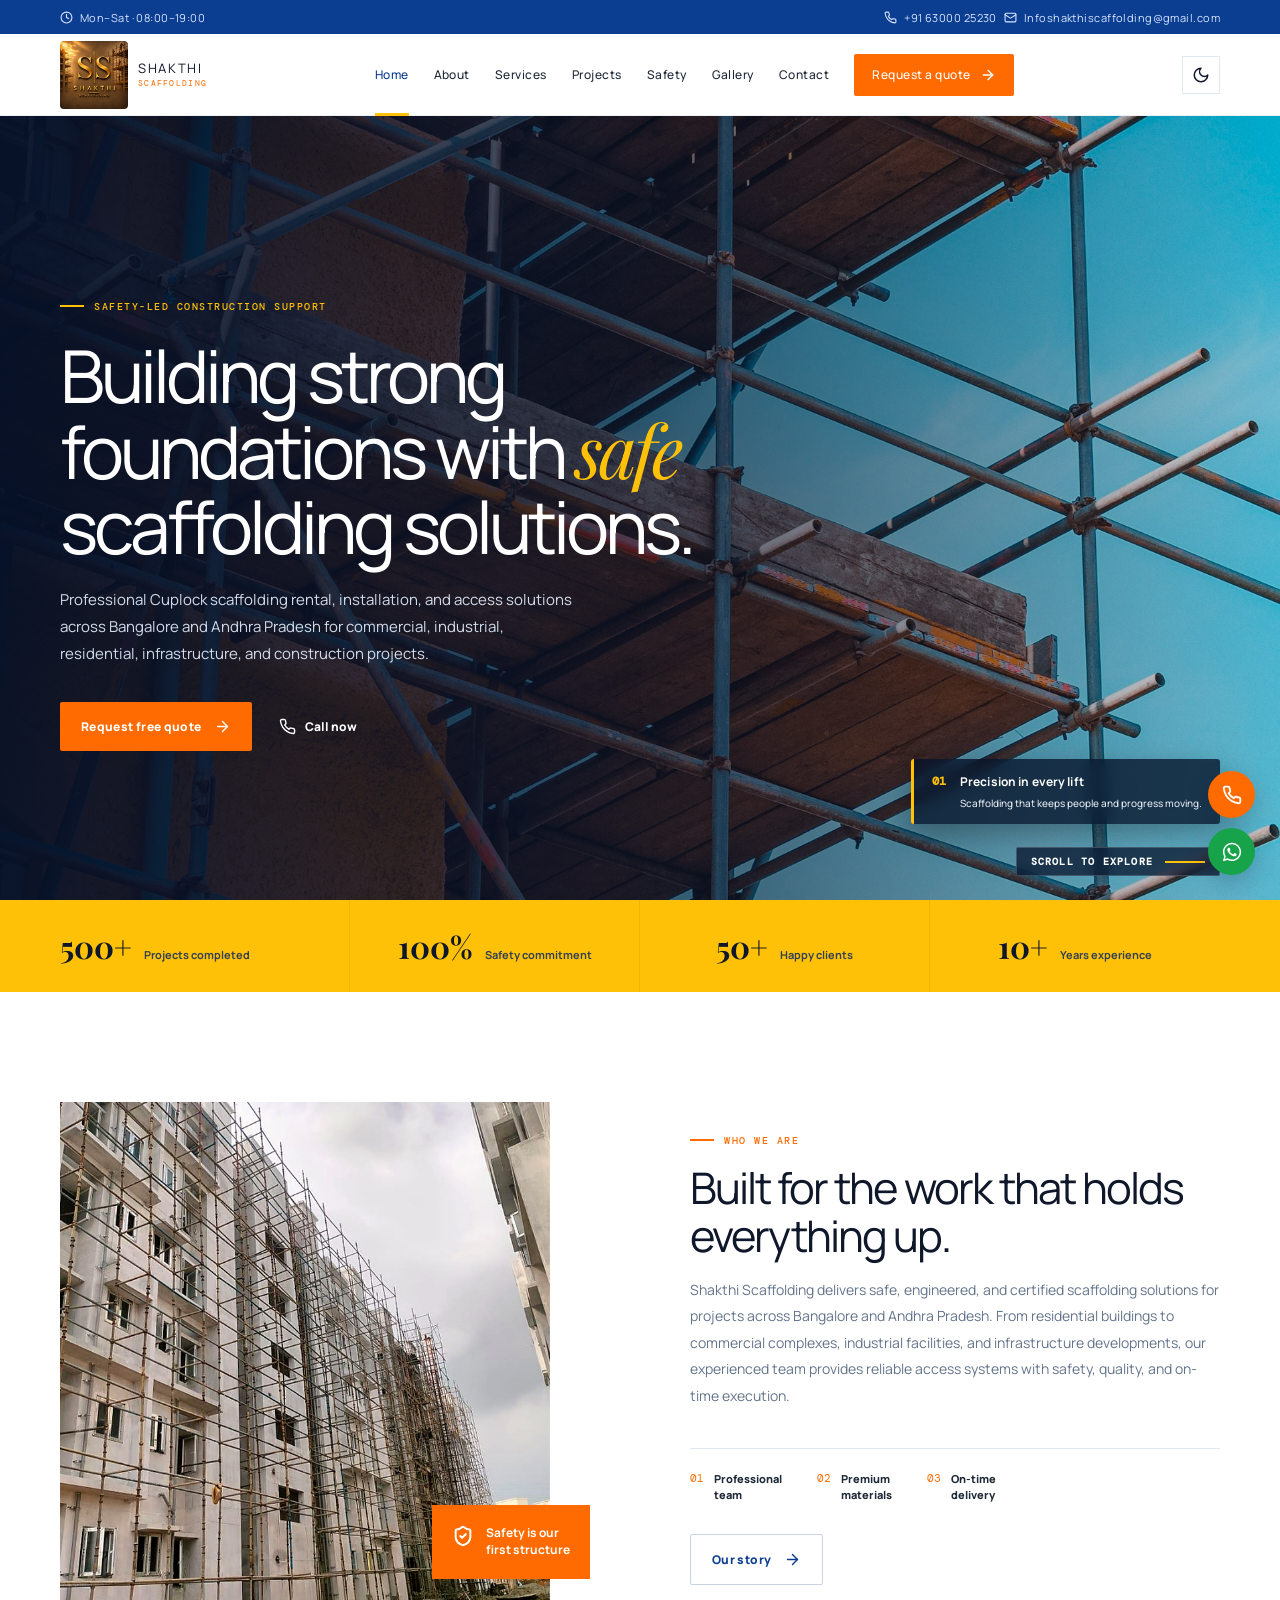
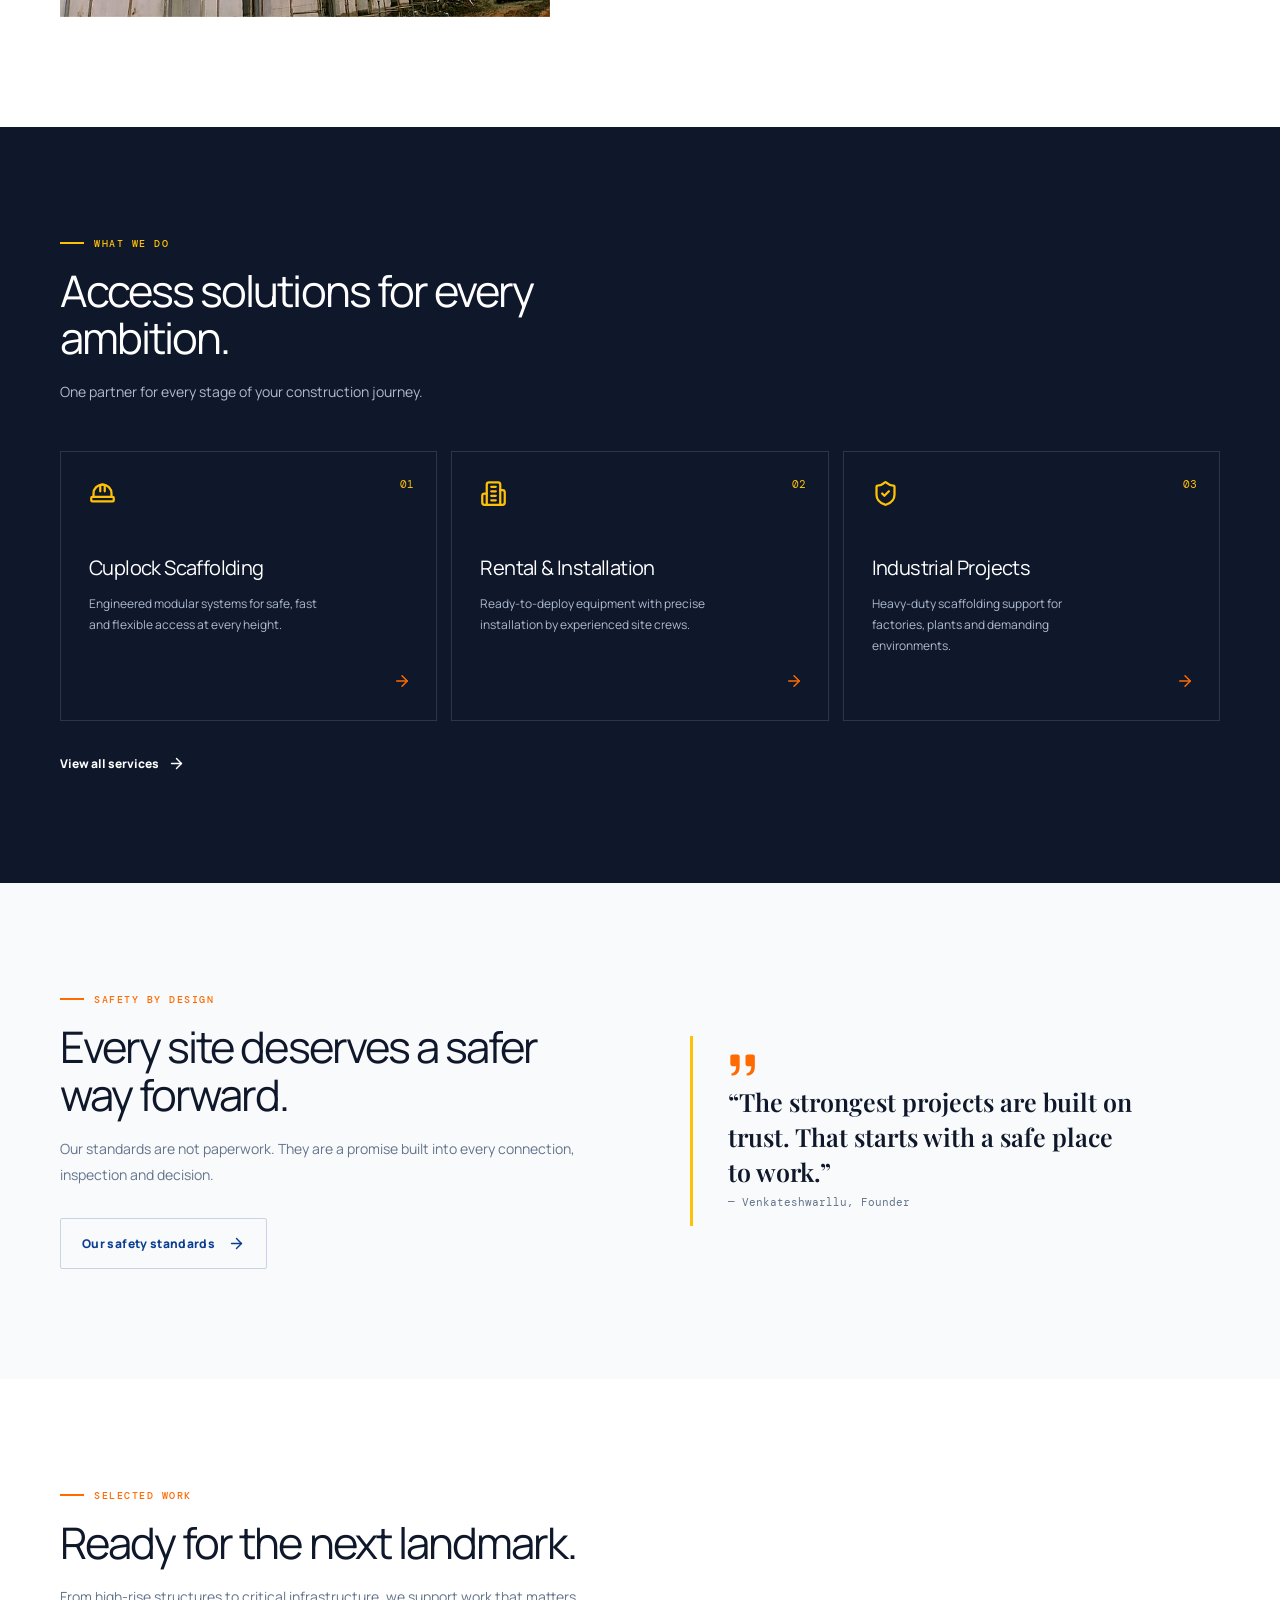
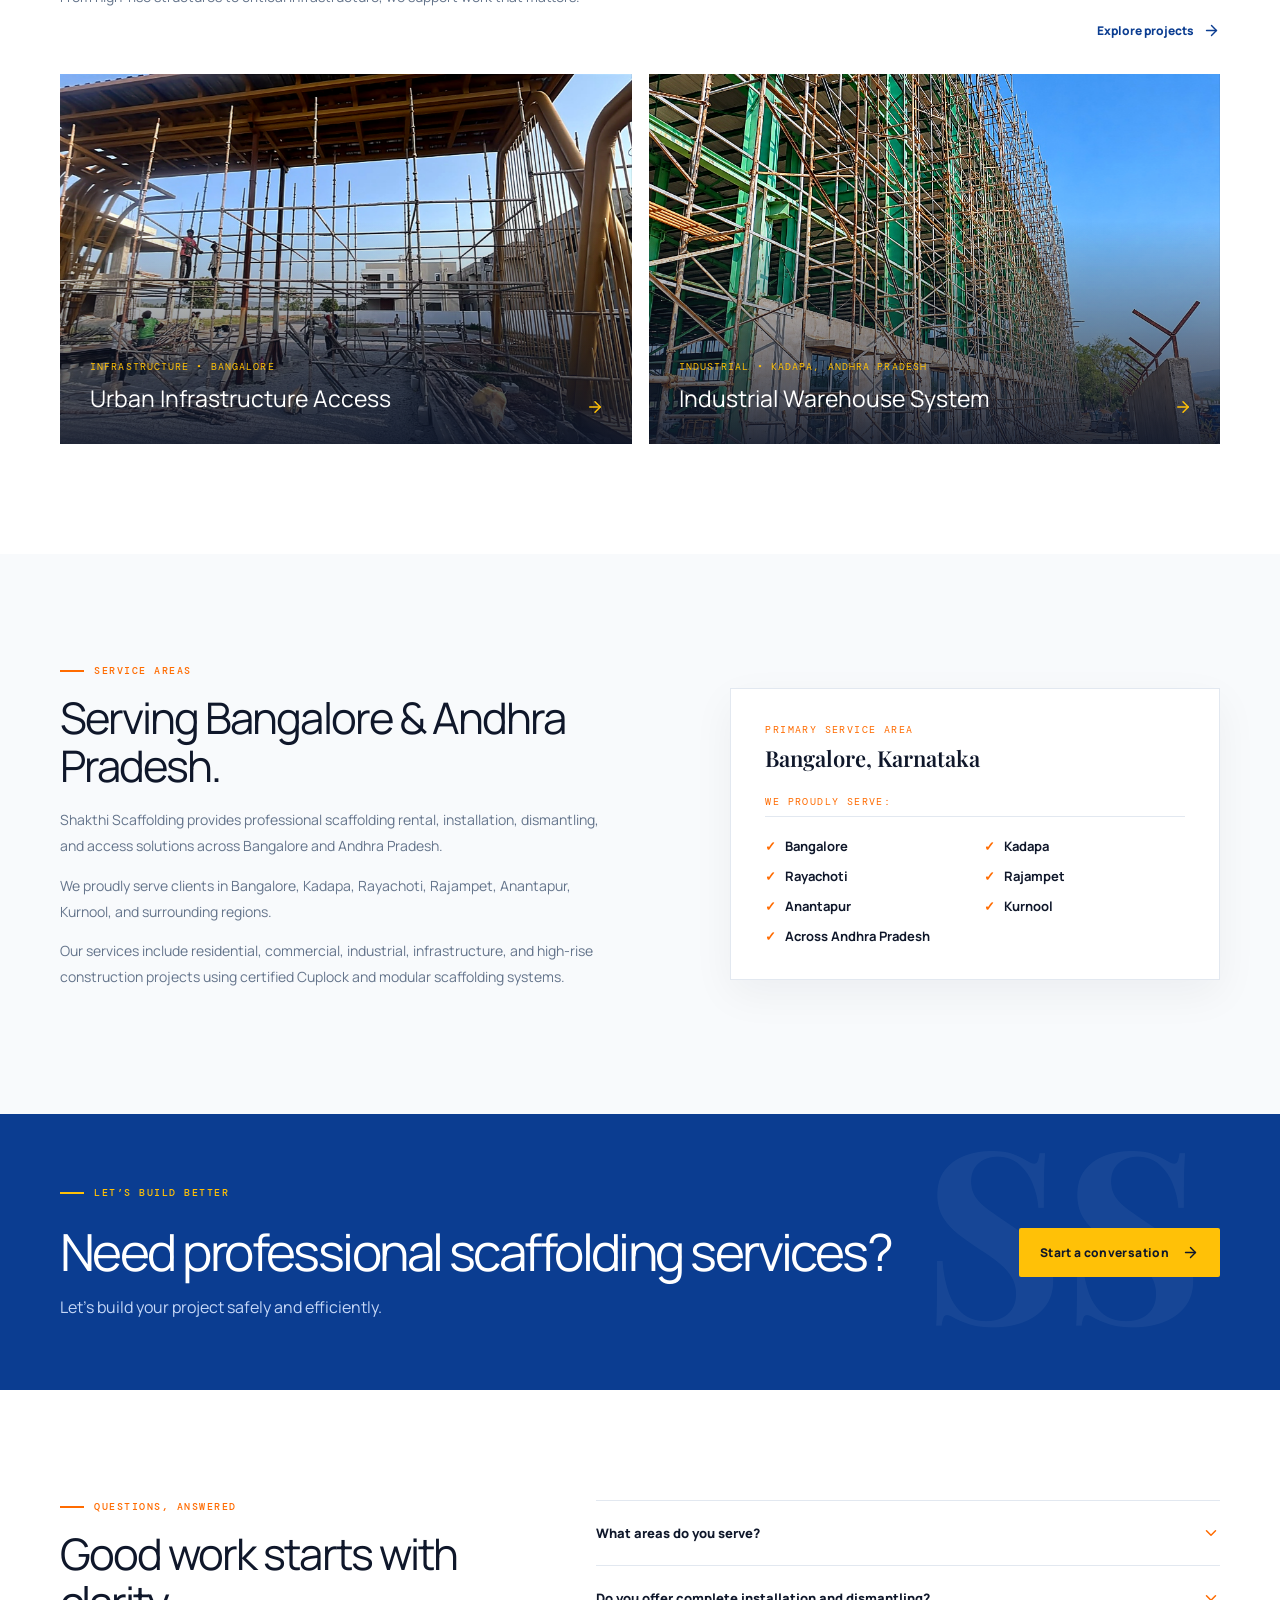
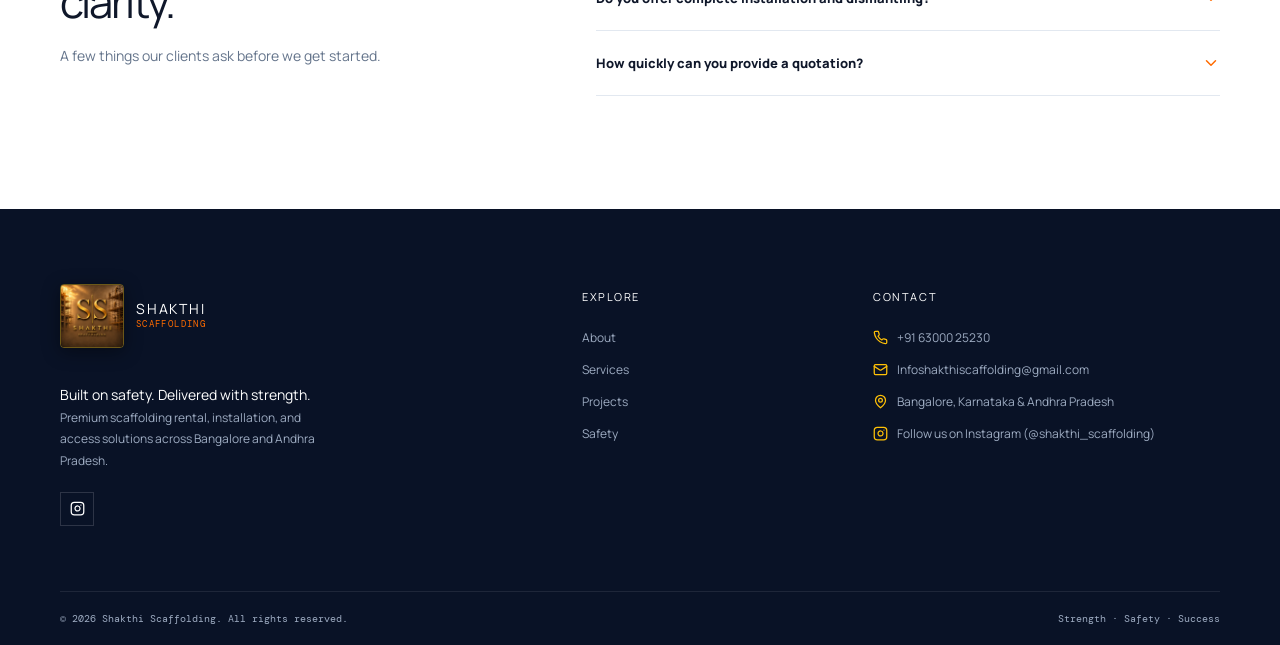
<file: index.html>
<!DOCTYPE html>
<html lang="en">
<head>
  <meta charset="UTF-8">
  <meta name="viewport" content="width=device-width, initial-scale=1.0">
  <title>Shakthi Scaffolding | Scaffolding Rental &amp; Installation in Bangalore &amp; Andhra Pradesh</title>
  <meta name="description" content="Shakthi Scaffolding provides professional Cuplock scaffolding rental, installation, dismantling, and access solutions across Bangalore, Kadapa, Rayachoti, Rajampet, Anantapur, Kurnool, and Andhra Pradesh. Safe, certified, and reliable scaffolding for residential, commercial, industrial, and infrastructure projects.">
  <meta name="keywords" content="Scaffolding Bangalore, Scaffolding Rental Bangalore, Cuplock Scaffolding Bangalore, Industrial Scaffolding Bangalore, Commercial Scaffolding Bangalore, Construction Scaffolding Bangalore, Scaffolding Contractor Bangalore, Scaffolding Karnataka, Scaffolding Andhra Pradesh, Scaffolding Kadapa, Scaffolding Rayachoti, Scaffolding Rajampet, Scaffolding Anantapur, Scaffolding Kurnool, Scaffolding Rental Andhra Pradesh, Best Scaffolding Company Bangalore">
  <link rel="preconnect" href="https://fonts.googleapis.com">
  <link rel="preconnect" href="https://fonts.gstatic.com" crossorigin>
  <link href="https://fonts.googleapis.com/css2?family=DM+Mono:wght@400;500&family=Manrope:wght@400;500;600;700;800&family=Playfair+Display:ital,wght@0,600;0,700;1,600;1,700&display=swap" rel="stylesheet">
  <link rel="stylesheet" href="styles.css">
  <link rel="icon" type="image/png" href="assets/images/brand-logo.png">
</head>
<body>
  <div class="app">
    <!-- Top Contact Bar -->
    <div class="topline">
      <div class="shell topline-inner">
        <span>
          <svg width="13" height="13" viewBox="0 0 24 24" fill="none" stroke="currentColor" stroke-width="2" stroke-linecap="round" stroke-linejoin="round">
            <circle cx="12" cy="12" r="10"></circle>
            <polyline points="12 6 12 12 16 14"></polyline>
          </svg>
          Mon–Sat · 08:00–19:00
        </span>
        <span class="top-contact">
          <a href="tel:+916300025230" data-testid="top-phone-link">
            <svg width="13" height="13" viewBox="0 0 24 24" fill="none" stroke="currentColor" stroke-width="2" stroke-linecap="round" stroke-linejoin="round">
              <path d="M22 16.92v3a2 2 0 0 1-2.18 2 19.79 19.79 0 0 1-8.63-3.07 19.5 19.5 0 0 1-6-6 19.79 19.79 0 0 1-3.07-8.67A2 2 0 0 1 4.11 2h3a2 2 0 0 1 2 1.72 12.84 12.84 0 0 0 .7 2.81 2 2 0 0 1-.45 2.11L8.09 9.91a16 16 0 0 0 6 6l1.27-1.27a2 2 0 0 1 2.11-.45 12.84 12.84 0 0 0 2.81.7A2 2 0 0 1 22 16.92z"></path>
            </svg>
            +91 63000 25230
          </a>
          <a href="mailto:Infoshakthiscaffolding@gmail.com" data-testid="top-email-link">
            <svg width="13" height="13" viewBox="0 0 24 24" fill="none" stroke="currentColor" stroke-width="2" stroke-linecap="round" stroke-linejoin="round">
              <rect width="20" height="16" x="2" y="4" rx="2"></rect>
              <path d="m22 7-8.97 5.7a1.94 1.94 0 0 1-2.06 0L2 7"></path>
            </svg>
            Infoshakthiscaffolding@gmail.com
          </a>
        </span>
      </div>
    </div>

    <!-- Header & Navigation -->
    <header class="site-header">
      <div class="shell header-inner">
        <a class="brand" href="index.html" data-testid="brand-logo-link">
          <img src="assets/images/brand-logo.png?v=2" alt="Shakthi Scaffolding logo">
          <span class="brand-name">
            <span class="brand-title">SHAKTHI</span>
            <small>SCAFFOLDING</small>
          </span>
          <span class="brand-mobile">S<span>/</span>S</span>
        </a>

        <nav class="main-nav" id="mainNav">
          <a href="index.html" class="active" data-testid="nav-home-link">Home</a>
          <a href="about.html" data-testid="nav-about-link">About</a>
          <a href="services.html" data-testid="nav-services-link">Services</a>
          <a href="projects.html" data-testid="nav-projects-link">Projects</a>
          <a href="safety.html" data-testid="nav-safety-link">Safety</a>
          <a href="gallery.html" data-testid="nav-gallery-link">Gallery</a>
          <a href="contact.html" data-testid="nav-contact-link">Contact</a>
          <a href="contact.html" class="nav-cta" data-testid="nav-quote-link">
            Request a quote
            <svg width="16" height="16" viewBox="0 0 24 24" fill="none" stroke="currentColor" stroke-width="2" stroke-linecap="round" stroke-linejoin="round">
              <path d="M5 12h14"></path>
              <path d="m12 5 7 7-7 7"></path>
            </svg>
          </a>
        </nav>

        <div class="header-tools">
          <button class="icon-button" id="themeToggle" aria-label="Toggle dark mode" data-testid="dark-mode-toggle">
            <svg class="theme-moon" width="18" height="18" viewBox="0 0 24 24" fill="none" stroke="currentColor" stroke-width="2" stroke-linecap="round" stroke-linejoin="round">
              <path d="M12 3a6 6 0 0 0 9 9 9 9 0 1 1-9-9Z"></path>
            </svg>
            <svg class="theme-sun" width="18" height="18" viewBox="0 0 24 24" fill="none" stroke="currentColor" stroke-width="2" stroke-linecap="round" stroke-linejoin="round" style="display:none;">
              <circle cx="12" cy="12" r="4"></circle>
              <path d="M12 2v2"></path>
              <path d="M12 20v2"></path>
              <path d="m4.93 4.93 1.41 1.41"></path>
              <path d="m17.66 17.66 1.41 1.41"></path>
              <path d="M2 12h2"></path>
              <path d="M20 12h2"></path>
              <path d="m6.34 17.66-1.41 1.41"></path>
              <path d="m19.07 4.93-1.41 1.41"></path>
            </svg>
          </button>
          <button class="menu-button" id="menuToggle" aria-label="Toggle menu" data-testid="mobile-menu-toggle">
            <svg width="20" height="20" viewBox="0 0 24 24" fill="none" stroke="currentColor" stroke-width="2" stroke-linecap="round" stroke-linejoin="round">
              <line x1="4" x2="20" y1="12" y2="12"></line>
              <line x1="4" x2="20" y1="6" y2="6"></line>
              <line x1="4" x2="20" y1="18" y2="18"></line>
            </svg>
          </button>
        </div>
      </div>
    </header>

    <main>
      <!-- Hero Section -->
      <section class="hero">
        <div class="hero-image"></div>
        <div class="shell hero-content">
          <div class="hero-copy">
            <div class="eyebrow light-eyebrow">
              <span></span> Safety-led construction support
            </div>
            <h1>
              Building strong<br>foundations with <em>safe</em><br>scaffolding solutions.
            </h1>
            <p>
              Professional Cuplock scaffolding rental, installation, and access solutions across Bangalore and Andhra Pradesh for commercial, industrial, residential, infrastructure, and construction projects.
            </p>
            <div class="hero-actions">
              <a href="contact.html" class="button" data-testid="hero-quote-button">
                Request free quote
                <svg width="17" height="17" viewBox="0 0 24 24" fill="none" stroke="currentColor" stroke-width="2" stroke-linecap="round" stroke-linejoin="round">
                  <path d="M5 12h14"></path>
                  <path d="m12 5 7 7-7 7"></path>
                </svg>
              </a>
              <a class="text-link light-link" href="tel:+916300025230" data-testid="hero-call-button">
                <svg width="17" height="17" viewBox="0 0 24 24" fill="none" stroke="currentColor" stroke-width="2" stroke-linecap="round" stroke-linejoin="round">
                  <path d="M22 16.92v3a2 2 0 0 1-2.18 2 19.79 19.79 0 0 1-8.63-3.07 19.5 19.5 0 0 1-6-6 19.79 19.79 0 0 1-3.07-8.67A2 2 0 0 1 4.11 2h3a2 2 0 0 1 2 1.72 12.84 12.84 0 0 0 .7 2.81 2 2 0 0 1-.45 2.11L8.09 9.91a16 16 0 0 0 6 6l1.27-1.27a2 2 0 0 1 2.11-.45 12.84 12.84 0 0 0 2.81.7A2 2 0 0 1 22 16.92z"></path>
                </svg>
                Call now
              </a>
            </div>
          </div>

          <div class="hero-note">
            <span>01</span>
            <div>
              <b>Precision in every lift</b>
              <small>Scaffolding that keeps people and progress moving.</small>
            </div>
          </div>
        </div>

        <div class="hero-scroll">
          Scroll to explore <span></span>
        </div>
      </section>

      <!-- Yellow Stats Strip -->
      <section class="stats-strip">
        <div class="shell stats-grid">
          <div class="stat" data-testid="stat-Projects-completed">
            <strong>500+</strong>
            <span>Projects completed</span>
          </div>
          <div class="stat" data-testid="stat-Safety-commitment">
            <strong>100%</strong>
            <span>Safety commitment</span>
          </div>
          <div class="stat" data-testid="stat-Happy-clients">
            <strong>50+</strong>
            <span>Happy clients</span>
          </div>
          <div class="stat" data-testid="stat-Years-experience">
            <strong>10+</strong>
            <span>Years experience</span>
          </div>
        </div>
      </section>

      <!-- Who We Are Section -->
      <section class="section intro-section">
        <div class="shell split">
          <div class="image-stack">
            <img src="assets/images/who-we-are-building.jpg" alt="Shakthi Scaffolding construction building project">
            <div class="image-badge">
              <svg width="22" height="22" viewBox="0 0 24 24" fill="none" stroke="currentColor" stroke-width="2.2" stroke-linecap="round" stroke-linejoin="round">
                <path d="M20 13c0 5-3.5 7.5-7.66 8.95a1 1 0 0 1-.67-.01C7.5 20.5 4 18 4 13V6a1 1 0 0 1 1-1c2 0 4.5-1.2 6.24-2.72a1.17 1.17 0 0 1 1.52 0C14.51 3.81 17 5 19 5a1 1 0 0 1 1 1z"></path>
                <path d="m9 12 2 2 4-4"></path>
              </svg>
              <b>Safety is our<br>first structure</b>
            </div>
          </div>

          <div class="intro-copy">
            <div class="section-head">
              <div class="eyebrow"><span></span> Who we are</div>
              <h2>Built for the work that holds everything up.</h2>
              <p>
                Shakthi Scaffolding delivers safe, engineered, and certified scaffolding solutions for projects across Bangalore and Andhra Pradesh. From residential buildings to commercial complexes, industrial facilities, and infrastructure developments, our experienced team provides reliable access systems with safety, quality, and on-time execution.
              </p>
            </div>

            <div class="value-row">
              <div>
                <b>01</b>
                <span>Professional<br>team</span>
              </div>
              <div>
                <b>02</b>
                <span>Premium<br>materials</span>
              </div>
              <div>
                <b>03</b>
                <span>On-time<br>delivery</span>
              </div>
            </div>

            <a href="about.html" class="button button-secondary" data-testid="home-about-button">
              Our story
              <svg width="17" height="17" viewBox="0 0 24 24" fill="none" stroke="currentColor" stroke-width="2" stroke-linecap="round" stroke-linejoin="round">
                <path d="M5 12h14"></path>
                <path d="m12 5 7 7-7 7"></path>
              </svg>
            </a>
          </div>
        </div>
      </section>

      <!-- Services Section (Dark) -->
      <section class="section dark-section">
        <div class="shell">
          <div class="section-head light">
            <div class="eyebrow light-eyebrow"><span></span> What we do</div>
            <h2>Access solutions for every ambition.</h2>
            <p>One partner for every stage of your construction journey.</p>
          </div>

          <div class="service-grid">
            <a class="service-card" href="services.html" data-testid="service-card-1">
              <span class="service-index">01</span>
              <svg class="service-icon" viewBox="0 0 24 24" fill="none" stroke="currentColor" stroke-width="2" stroke-linecap="round" stroke-linejoin="round">
                <path d="M2 18a1 1 0 0 0 1 1h18a1 1 0 0 0 1-1v-2a1 1 0 0 0-1-1H3a1 1 0 0 0-1 1v2z"></path>
                <path d="M10 10V5a1 1 0 0 1 1-1h2a1 1 0 0 1 1 1v5"></path>
                <path d="M4 15v-3a8 8 0 0 1 16 0v3"></path>
              </svg>
              <h3>Cuplock Scaffolding</h3>
              <p>Engineered modular systems for safe, fast and flexible access at every height.</p>
              <span class="card-arrow">
                <svg width="18" height="18" viewBox="0 0 24 24" fill="none" stroke="currentColor" stroke-width="2" stroke-linecap="round" stroke-linejoin="round">
                  <path d="M5 12h14"></path>
                  <path d="m12 5 7 7-7 7"></path>
                </svg>
              </span>
            </a>

            <a class="service-card" href="services.html" data-testid="service-card-2">
              <span class="service-index">02</span>
              <svg class="service-icon" viewBox="0 0 24 24" fill="none" stroke="currentColor" stroke-width="2" stroke-linecap="round" stroke-linejoin="round">
                <path d="M6 22V4a2 2 0 0 1 2-2h8a2 2 0 0 1 2 2v18Z"></path>
                <path d="M6 12H4a2 2 0 0 0-2 2v6a2 2 0 0 0 2 2h2"></path>
                <path d="M18 9h2a2 2 0 0 1 2 2v9a2 2 0 0 1-2 2h-2"></path>
                <path d="M10 6h4"></path>
                <path d="M10 10h4"></path>
                <path d="M10 14h4"></path>
                <path d="M10 18h4"></path>
              </svg>
              <h3>Rental &amp; Installation</h3>
              <p>Ready-to-deploy equipment with precise installation by experienced site crews.</p>
              <span class="card-arrow">
                <svg width="18" height="18" viewBox="0 0 24 24" fill="none" stroke="currentColor" stroke-width="2" stroke-linecap="round" stroke-linejoin="round">
                  <path d="M5 12h14"></path>
                  <path d="m12 5 7 7-7 7"></path>
                </svg>
              </span>
            </a>

            <a class="service-card" href="services.html" data-testid="service-card-3">
              <span class="service-index">03</span>
              <svg class="service-icon" viewBox="0 0 24 24" fill="none" stroke="currentColor" stroke-width="2" stroke-linecap="round" stroke-linejoin="round">
                <path d="M20 13c0 5-3.5 7.5-7.66 8.95a1 1 0 0 1-.67-.01C7.5 20.5 4 18 4 13V6a1 1 0 0 1 1-1c2 0 4.5-1.2 6.24-2.72a1.17 1.17 0 0 1 1.52 0C14.51 3.81 17 5 19 5a1 1 0 0 1 1 1z"></path>
                <path d="m9 12 2 2 4-4"></path>
              </svg>
              <h3>Industrial Projects</h3>
              <p>Heavy-duty scaffolding support for factories, plants and demanding environments.</p>
              <span class="card-arrow">
                <svg width="18" height="18" viewBox="0 0 24 24" fill="none" stroke="currentColor" stroke-width="2" stroke-linecap="round" stroke-linejoin="round">
                  <path d="M5 12h14"></path>
                  <path d="m12 5 7 7-7 7"></path>
                </svg>
              </span>
            </a>
          </div>

          <div class="section-link">
            <a href="services.html" class="text-link light-link" data-testid="all-services-link">
              View all services
              <svg width="17" height="17" viewBox="0 0 24 24" fill="none" stroke="currentColor" stroke-width="2" stroke-linecap="round" stroke-linejoin="round">
                <path d="M5 12h14"></path>
                <path d="m12 5 7 7-7 7"></path>
              </svg>
            </a>
          </div>
        </div>
      </section>

      <!-- Safety Band -->
      <section class="section safety-band">
        <div class="shell safety-content">
          <div>
            <div class="section-head">
              <div class="eyebrow"><span></span> Safety by design</div>
              <h2>Every site deserves a safer way forward.</h2>
              <p>Our standards are not paperwork. They are a promise built into every connection, inspection and decision.</p>
            </div>
            <a href="safety.html" class="button button-secondary" data-testid="home-safety-button">
              Our safety standards
              <svg width="17" height="17" viewBox="0 0 24 24" fill="none" stroke="currentColor" stroke-width="2" stroke-linecap="round" stroke-linejoin="round">
                <path d="M5 12h14"></path>
                <path d="m12 5 7 7-7 7"></path>
              </svg>
            </a>
          </div>

          <div class="safety-quote">
            <svg width="28" height="28" viewBox="0 0 24 24" fill="currentColor">
              <path d="M3 21c3 0 7-1 7-8V5c0-1.25-.75-2-2-2H4c-1.25 0-2 .75-2 2v6c0 1.25.75 2 2 2h3c0 4-2 6-4 6v2zm13 0c3 0 7-1 7-8V5c0-1.25-.75-2-2-2h-4c-1.25 0-2 .75-2 2v6c0 1.25.75 2 2 2h3c0 4-2 6-4 6v2z"/>
            </svg>
            <p>“The strongest projects are built on trust. That starts with a safe place to work.”</p>
            <span>— Venkateshwarllu, Founder</span>
          </div>
        </div>
      </section>

      <!-- Selected Work Section -->
      <section class="section projects-preview">
        <div class="shell">
          <div class="row-between">
            <div class="section-head">
              <div class="eyebrow"><span></span> Selected work</div>
              <h2>Ready for the next landmark.</h2>
              <p>From high-rise structures to critical infrastructure, we support work that matters.</p>
            </div>
            <a href="projects.html" class="text-link blue-link" data-testid="home-projects-link">
              Explore projects
              <svg width="17" height="17" viewBox="0 0 24 24" fill="none" stroke="currentColor" stroke-width="2" stroke-linecap="round" stroke-linejoin="round">
                <path d="M5 12h14"></path>
                <path d="m12 5 7 7-7 7"></path>
              </svg>
            </a>
          </div>

          <div class="project-grid">
            <a href="projects.html" class="project-card" data-testid="project-y-junction-infrastructure">
              <img src="assets/images/project-y-junction.jpg" alt="Infrastructure Scaffolding Project in Bangalore">
              <div class="project-overlay">
                <span>Infrastructure • Bangalore</span>
                <h3>Urban Infrastructure Access</h3>
                <svg width="18" height="18" viewBox="0 0 24 24" fill="none" stroke="currentColor" stroke-width="2" stroke-linecap="round" stroke-linejoin="round">
                  <path d="M5 12h14"></path>
                  <path d="m12 5 7 7-7 7"></path>
                </svg>
              </div>
            </a>

            <a href="projects.html" class="project-card" data-testid="project-industrial-access-system">
              <img src="assets/images/project-shirdi-sai.jpg" alt="Industrial Warehouse Scaffolding System in YSR Kadapa District, Andhra Pradesh">
              <div class="project-overlay">
                <span>Industrial • Kadapa, Andhra Pradesh</span>
                <h3>Industrial Warehouse System</h3>
                <svg width="18" height="18" viewBox="0 0 24 24" fill="none" stroke="currentColor" stroke-width="2" stroke-linecap="round" stroke-linejoin="round">
                  <path d="M5 12h14"></path>
                  <path d="m12 5 7 7-7 7"></path>
                </svg>
              </div>
            </a>
          </div>
        </div>
      </section>

      <!-- Service Areas Section -->
      <section class="section service-areas-section">
        <div class="shell service-areas-grid">
          <div class="area-lead-copy">
            <div class="section-head">
              <div class="eyebrow"><span></span> Service areas</div>
              <h2>Serving Bangalore &amp; Andhra Pradesh.</h2>
            </div>
            <p>Shakthi Scaffolding provides professional scaffolding rental, installation, dismantling, and access solutions across Bangalore and Andhra Pradesh.</p>
            <p>We proudly serve clients in Bangalore, Kadapa, Rayachoti, Rajampet, Anantapur, Kurnool, and surrounding regions.</p>
            <p>Our services include residential, commercial, industrial, infrastructure, and high-rise construction projects using certified Cuplock and modular scaffolding systems.</p>
          </div>

          <div class="area-card">
            <div class="area-tier">
              <span class="area-tier-label">Primary Service Area</span>
              <div class="area-primary-value">Bangalore, Karnataka</div>
            </div>
            <span class="area-tier-label">We proudly serve:</span>
            <ul class="area-checklist">
              <li><span class="area-check-mark">&#10003;</span> Bangalore</li>
              <li><span class="area-check-mark">&#10003;</span> Kadapa</li>
              <li><span class="area-check-mark">&#10003;</span> Rayachoti</li>
              <li><span class="area-check-mark">&#10003;</span> Rajampet</li>
              <li><span class="area-check-mark">&#10003;</span> Anantapur</li>
              <li><span class="area-check-mark">&#10003;</span> Kurnool</li>
              <li class="area-full"><span class="area-check-mark">&#10003;</span> Across Andhra Pradesh</li>
            </ul>
          </div>
        </div>
      </section>

      <!-- CTA Section -->
      <section class="cta-section">
        <div class="shell cta-inner">
          <div>
            <span class="eyebrow light-eyebrow"><span></span> Let’s build better</span>
            <h2>Need professional scaffolding services?</h2>
            <p>Let’s build your project safely and efficiently.</p>
          </div>
          <a href="contact.html" class="button" data-testid="cta-quote-button">
            Start a conversation
            <svg width="17" height="17" viewBox="0 0 24 24" fill="none" stroke="currentColor" stroke-width="2" stroke-linecap="round" stroke-linejoin="round">
              <path d="M5 12h14"></path>
              <path d="m12 5 7 7-7 7"></path>
            </svg>
          </a>
        </div>
      </section>

      <!-- FAQ Preview Section -->
      <section class="section faq-section">
        <div class="shell faq-grid">
          <div class="section-head">
            <div class="eyebrow"><span></span> Questions, answered</div>
            <h2>Good work starts with clarity.</h2>
            <p>A few things our clients ask before we get started.</p>
          </div>

          <div class="faq-list">
            <div class="faq-item">
              <button class="faq-toggle" aria-expanded="false">
                What areas do you serve?
                <svg width="18" height="18" viewBox="0 0 24 24" fill="none" stroke="currentColor" stroke-width="2" stroke-linecap="round" stroke-linejoin="round">
                  <path d="m6 9 6 6 6-6"></path>
                </svg>
              </button>
              <p style="display:none;">We provide professional scaffolding rental, installation, and access solutions throughout Bangalore and Andhra Pradesh, including Kadapa, Rayachoti, Rajampet, Anantapur, Kurnool, and nearby regions.</p>
            </div>

            <div class="faq-item">
              <button class="faq-toggle" aria-expanded="false">
                Do you offer complete installation and dismantling?
                <svg width="18" height="18" viewBox="0 0 24 24" fill="none" stroke="currentColor" stroke-width="2" stroke-linecap="round" stroke-linejoin="round">
                  <path d="m6 9 6 6 6-6"></path>
                </svg>
              </button>
              <p style="display:none;">Yes. Our experienced teams can manage site inspection, planning, installation, quality inspection and planned dismantling.</p>
            </div>

            <div class="faq-item">
              <button class="faq-toggle" aria-expanded="false">
                How quickly can you provide a quotation?
                <svg width="18" height="18" viewBox="0 0 24 24" fill="none" stroke="currentColor" stroke-width="2" stroke-linecap="round" stroke-linejoin="round">
                  <path d="m6 9 6 6 6-6"></path>
                </svg>
              </button>
              <p style="display:none;">Share your project details with us and our team will get back to you promptly with a practical, transparent quotation.</p>
            </div>
          </div>
        </div>
      </section>
    </main>

    <!-- Footer -->
    <footer class="footer">
      <div class="shell footer-grid">
        <div>
          <a class="footer-brand" href="index.html" aria-label="Shakthi Scaffolding Homepage">
            <img src="assets/images/brand-logo.png?v=2" alt="Shakthi Scaffolding logo" class="footer-logo-img">
            <div class="footer-brand-text">
              <span class="footer-brand-name">SHAKTHI</span>
              <span class="footer-brand-sub">SCAFFOLDING</span>
            </div>
          </a>
          <p class="footer-lead">Built on safety. Delivered with strength.</p>
          <p>Premium scaffolding rental, installation, and access solutions across Bangalore and Andhra Pradesh.</p>
          <div class="socials">
            <a href="https://www.instagram.com/shakthi_scaffolding?vrfl=NG5maXV0N280Njho" target="_blank" rel="noreferrer" aria-label="Follow Shakthi Scaffolding on Instagram" data-testid="footer-instagram-link">
              <svg width="15" height="15" viewBox="0 0 24 24" fill="none" stroke="currentColor" stroke-width="2" stroke-linecap="round" stroke-linejoin="round">
                <rect width="20" height="20" x="2" y="2" rx="5" ry="5"></rect>
                <path d="M16 11.37A4 4 0 1 1 12.63 8 4 4 0 0 1 16 11.37z"></path>
                <line x1="17.5" x2="17.51" y1="6.5" y2="6.5"></line>
              </svg>
            </a>
          </div>
        </div>

        <div>
          <h4>Explore</h4>
          <a href="about.html" data-testid="footer-about-link">About</a>
          <a href="services.html" data-testid="footer-services-link">Services</a>
          <a href="projects.html" data-testid="footer-projects-link">Projects</a>
          <a href="safety.html" data-testid="footer-safety-link">Safety</a>
        </div>

        <div>
          <h4>Contact</h4>
          <a href="tel:+916300025230" data-testid="footer-phone-link">
            <svg width="15" height="15" viewBox="0 0 24 24" fill="none" stroke="currentColor" stroke-width="2" stroke-linecap="round" stroke-linejoin="round">
              <path d="M22 16.92v3a2 2 0 0 1-2.18 2 19.79 19.79 0 0 1-8.63-3.07 19.5 19.5 0 0 1-6-6 19.79 19.79 0 0 1-3.07-8.67A2 2 0 0 1 4.11 2h3a2 2 0 0 1 2 1.72 12.84 12.84 0 0 0 .7 2.81 2 2 0 0 1-.45 2.11L8.09 9.91a16 16 0 0 0 6 6l1.27-1.27a2 2 0 0 1 2.11-.45 12.84 12.84 0 0 0 2.81.7A2 2 0 0 1 22 16.92z"></path>
            </svg>
            +91 63000 25230
          </a>
          <a href="mailto:Infoshakthiscaffolding@gmail.com" data-testid="footer-email-link">
            <svg width="15" height="15" viewBox="0 0 24 24" fill="none" stroke="currentColor" stroke-width="2" stroke-linecap="round" stroke-linejoin="round">
              <rect width="20" height="16" x="2" y="4" rx="2"></rect>
              <path d="m22 7-8.97 5.7a1.94 1.94 0 0 1-2.06 0L2 7"></path>
            </svg>
            Infoshakthiscaffolding@gmail.com
          </a>
          <a href="https://maps.google.com/?q=Bangalore+Karnataka" target="_blank" rel="noreferrer" data-testid="footer-location-link">
            <svg width="15" height="15" viewBox="0 0 24 24" fill="none" stroke="currentColor" stroke-width="2" stroke-linecap="round" stroke-linejoin="round">
              <path d="M20 10c0 6-8 12-8 12s-8-6-8-12a8 8 0 0 1 16 0Z"></path>
              <circle cx="12" cy="10" r="3"></circle>
            </svg>
            Bangalore, Karnataka &amp; Andhra Pradesh
          </a>
          <a href="https://www.instagram.com/shakthi_scaffolding?vrfl=NG5maXV0N280Njho" target="_blank" rel="noreferrer" data-testid="footer-follow-instagram-link">
            <svg width="15" height="15" viewBox="0 0 24 24" fill="none" stroke="currentColor" stroke-width="2" stroke-linecap="round" stroke-linejoin="round">
              <rect width="20" height="20" x="2" y="2" rx="5" ry="5"></rect>
              <path d="M16 11.37A4 4 0 1 1 12.63 8 4 4 0 0 1 16 11.37z"></path>
              <line x1="17.5" x2="17.51" y1="6.5" y2="6.5"></line>
            </svg>
            Follow us on Instagram (@shakthi_scaffolding)
          </a>
        </div>
      </div>

      <div class="shell footer-bottom">
        <span>&copy; 2026 Shakthi Scaffolding. All rights reserved.</span>
        <span>Strength · Safety · Success</span>
      </div>
    </footer>

    <!-- Floating Action Buttons -->
    <div class="floating-actions" aria-label="Quick contact buttons">
      <a class="float-call" href="tel:+916300025230" aria-label="Call Shakthi Scaffolding" data-testid="floating-call-button">
        <svg width="20" height="20" viewBox="0 0 24 24" fill="none" stroke="currentColor" stroke-width="2.2" stroke-linecap="round" stroke-linejoin="round">
          <path d="M22 16.92v3a2 2 0 0 1-2.18 2 19.79 19.79 0 0 1-8.63-3.07 19.5 19.5 0 0 1-6-6 19.79 19.79 0 0 1-3.07-8.67A2 2 0 0 1 4.11 2h3a2 2 0 0 1 2 1.72 12.84 12.84 0 0 0 .7 2.81 2 2 0 0 1-.45 2.11L8.09 9.91a16 16 0 0 0 6 6l1.27-1.27a2 2 0 0 1 2.11-.45 12.84 12.84 0 0 0 2.81.7A2 2 0 0 1 22 16.92z"></path>
        </svg>
      </a>
      <a class="float-wa" href="https://wa.me/916300025230?text=Hello%20Shakthi%20Scaffolding,%20I%20would%20like%20to%20request%20a%20free%20quote." target="_blank" rel="noreferrer" aria-label="WhatsApp Shakthi Scaffolding" data-testid="floating-whatsapp-button">
        <svg width="22" height="22" viewBox="0 0 24 24" fill="currentColor">
          <path d="M12.04 2c-5.46 0-9.91 4.45-9.91 9.91 0 1.75.46 3.45 1.32 4.95L2.05 22l5.25-1.38c1.45.79 3.08 1.21 4.74 1.21 5.46 0 9.91-4.45 9.91-9.91 0-2.65-1.03-5.14-2.9-7.01A9.82 9.82 0 0 0 12.04 2zm0 18.15c-1.49 0-2.95-.4-4.22-1.16l-.3-.18-3.13.82.84-3.05-.2-.31a8.19 8.19 0 0 1-1.26-4.38c0-4.54 3.7-8.24 8.24-8.24 2.2 0 4.27.86 5.83 2.42 1.56 1.56 2.41 3.63 2.41 5.83 0 4.54-3.7 8.25-8.21 8.27zm4.52-6.18c-.25-.12-1.47-.72-1.7-.81-.23-.08-.4-.12-.56.12-.17.25-.65.81-.8.98-.15.17-.3.19-.55.07-.25-.12-1.05-.39-2-1.23-.74-.66-1.23-1.47-1.38-1.72-.15-.25-.02-.38.11-.5.11-.11.25-.29.37-.43.12-.15.17-.25.25-.42.08-.17.04-.31-.02-.43s-.56-1.35-.77-1.85c-.2-.48-.41-.42-.56-.43h-.48c-.17 0-.43.06-.66.31-.23.25-.87.85-.87 2.07s.89 2.4 1.02 2.57c.12.17 1.75 2.67 4.24 3.74.59.26 1.05.41 1.41.53.6.19 1.14.16 1.57.1.48-.07 1.47-.6 1.68-1.18.21-.58.21-1.07.15-1.18-.07-.12-.23-.19-.48-.31z"/>
        </svg>
      </a>
    </div>
  </div>

  <script src="script.js"></script>
</body>
</html>
</file>
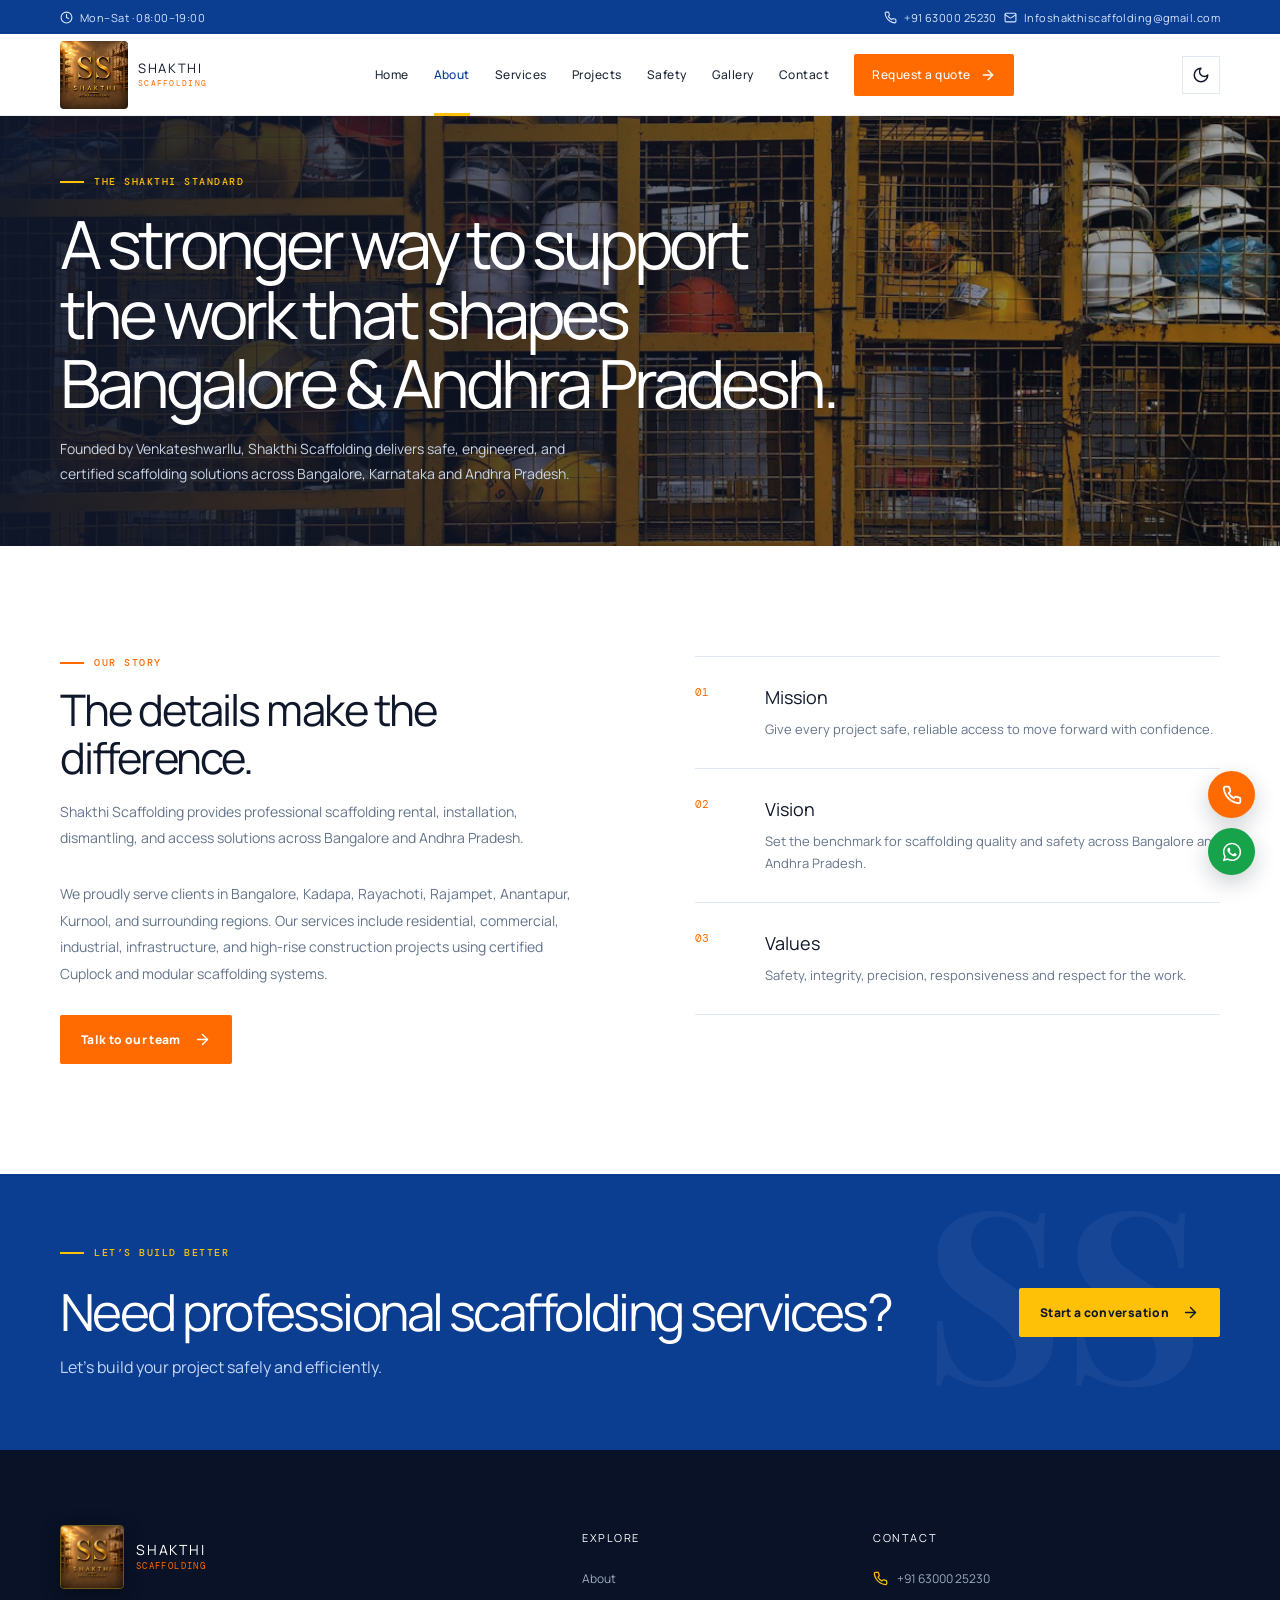
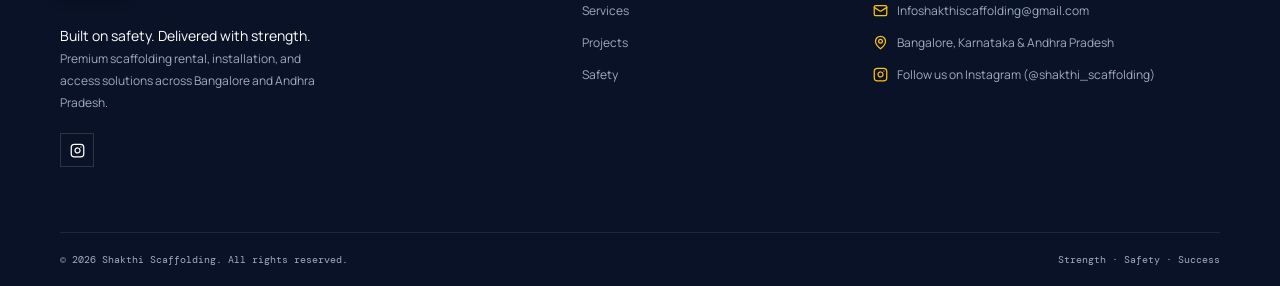
<file: about.html>
<!DOCTYPE html>
<html lang="en">
<head>
  <meta charset="UTF-8">
  <meta name="viewport" content="width=device-width, initial-scale=1.0">
  <title>About Us | Shakthi Scaffolding — Bangalore &amp; Andhra Pradesh</title>
  <meta name="description" content="Shakthi Scaffolding provides professional Cuplock scaffolding rental, installation, dismantling, and access solutions across Bangalore, Kadapa, Rayachoti, Rajampet, Anantapur, Kurnool, and Andhra Pradesh. Safe, certified, and reliable scaffolding for residential, commercial, industrial, and infrastructure projects.">
  <meta name="keywords" content="Scaffolding Bangalore, Scaffolding Rental Bangalore, Cuplock Scaffolding Bangalore, Industrial Scaffolding Bangalore, Commercial Scaffolding Bangalore, Construction Scaffolding Bangalore, Scaffolding Contractor Bangalore, Scaffolding Karnataka, Scaffolding Andhra Pradesh, Scaffolding Kadapa, Scaffolding Rayachoti, Scaffolding Rajampet, Scaffolding Anantapur, Scaffolding Kurnool, Scaffolding Rental Andhra Pradesh, Best Scaffolding Company Bangalore">
  <link rel="preconnect" href="https://fonts.googleapis.com">
  <link rel="preconnect" href="https://fonts.gstatic.com" crossorigin>
  <link href="https://fonts.googleapis.com/css2?family=DM+Mono:wght@400;500&family=Manrope:wght@400;500;600;700;800&family=Playfair+Display:ital,wght@0,600;0,700;1,600;1,700&display=swap" rel="stylesheet">
  <link rel="stylesheet" href="styles.css">
  <link rel="icon" type="image/png" href="assets/images/brand-logo.png">
</head>
<body>
  <div class="app">
    
    <!-- Top Contact Bar -->
    <div class="topline">
      <div class="shell topline-inner">
        <span>
          <svg width="13" height="13" viewBox="0 0 24 24" fill="none" stroke="currentColor" stroke-width="2" stroke-linecap="round" stroke-linejoin="round">
            <circle cx="12" cy="12" r="10"></circle>
            <polyline points="12 6 12 12 16 14"></polyline>
          </svg>
          Mon–Sat · 08:00–19:00
        </span>
        <span class="top-contact">
          <a href="tel:+916300025230" data-testid="top-phone-link">
            <svg width="13" height="13" viewBox="0 0 24 24" fill="none" stroke="currentColor" stroke-width="2" stroke-linecap="round" stroke-linejoin="round">
              <path d="M22 16.92v3a2 2 0 0 1-2.18 2 19.79 19.79 0 0 1-8.63-3.07 19.5 19.5 0 0 1-6-6 19.79 19.79 0 0 1-3.07-8.67A2 2 0 0 1 4.11 2h3a2 2 0 0 1 2 1.72 12.84 12.84 0 0 0 .7 2.81 2 2 0 0 1-.45 2.11L8.09 9.91a16 16 0 0 0 6 6l1.27-1.27a2 2 0 0 1 2.11-.45 12.84 12.84 0 0 0 2.81.7A2 2 0 0 1 22 16.92z"></path>
            </svg>
            +91 63000 25230
          </a>
          <a href="mailto:Infoshakthiscaffolding@gmail.com" data-testid="top-email-link">
            <svg width="13" height="13" viewBox="0 0 24 24" fill="none" stroke="currentColor" stroke-width="2" stroke-linecap="round" stroke-linejoin="round">
              <rect width="20" height="16" x="2" y="4" rx="2"></rect>
              <path d="m22 7-8.97 5.7a1.94 1.94 0 0 1-2.06 0L2 7"></path>
            </svg>
            Infoshakthiscaffolding@gmail.com
          </a>
        </span>
      </div>
    </div>

    <!-- Header & Navigation -->
    <header class="site-header">
      <div class="shell header-inner">
        <a class="brand" href="index.html" data-testid="brand-logo-link">
          <img src="assets/images/brand-logo.png?v=2" alt="Shakthi Scaffolding logo">
          <span class="brand-name">
            <span class="brand-title">SHAKTHI</span>
            <small>SCAFFOLDING</small>
          </span>
          <span class="brand-mobile">S<span>/</span>S</span>
        </a>

        <nav class="main-nav" id="mainNav">
          <a href="index.html" data-testid="nav-home-link">Home</a>
          <a href="about.html" class="active" data-testid="nav-about-link">About</a>
          <a href="services.html" data-testid="nav-services-link">Services</a>
          <a href="projects.html" data-testid="nav-projects-link">Projects</a>
          <a href="safety.html" data-testid="nav-safety-link">Safety</a>
          <a href="gallery.html" data-testid="nav-gallery-link">Gallery</a>
          <a href="contact.html" data-testid="nav-contact-link">Contact</a>
          <a href="contact.html" class="nav-cta" data-testid="nav-quote-link">
            Request a quote
            <svg width="16" height="16" viewBox="0 0 24 24" fill="none" stroke="currentColor" stroke-width="2" stroke-linecap="round" stroke-linejoin="round">
              <path d="M5 12h14"></path>
              <path d="m12 5 7 7-7 7"></path>
            </svg>
          </a>
        </nav>

        <div class="header-tools">
          <button class="icon-button" id="themeToggle" aria-label="Toggle dark mode" data-testid="dark-mode-toggle">
            <svg class="theme-moon" width="18" height="18" viewBox="0 0 24 24" fill="none" stroke="currentColor" stroke-width="2" stroke-linecap="round" stroke-linejoin="round">
              <path d="M12 3a6 6 0 0 0 9 9 9 9 0 1 1-9-9Z"></path>
            </svg>
            <svg class="theme-sun" width="18" height="18" viewBox="0 0 24 24" fill="none" stroke="currentColor" stroke-width="2" stroke-linecap="round" stroke-linejoin="round" style="display:none;">
              <circle cx="12" cy="12" r="4"></circle>
              <path d="M12 2v2"></path>
              <path d="M12 20v2"></path>
              <path d="m4.93 4.93 1.41 1.41"></path>
              <path d="m17.66 17.66 1.41 1.41"></path>
              <path d="M2 12h2"></path>
              <path d="M20 12h2"></path>
              <path d="m6.34 17.66-1.41 1.41"></path>
              <path d="m19.07 4.93-1.41 1.41"></path>
            </svg>
          </button>
          <button class="menu-button" id="menuToggle" aria-label="Toggle menu" data-testid="mobile-menu-toggle">
            <svg width="20" height="20" viewBox="0 0 24 24" fill="none" stroke="currentColor" stroke-width="2" stroke-linecap="round" stroke-linejoin="round">
              <line x1="4" x2="20" y1="12" y2="12"></line>
              <line x1="4" x2="20" y1="6" y2="6"></line>
              <line x1="4" x2="20" y1="18" y2="18"></line>
            </svg>
          </button>
        </div>
      </div>
    </header>
  
    <main>
      
  
    <section class="inner-hero">
      <div class="inner-hero-image" style="background-image: linear-gradient(90deg, rgba(15,23,42,.95), rgba(15,23,42,.35)), url('assets/images/safety-exact.jpg');"></div>
      <div class="shell inner-hero-content">
        <span class="eyebrow light-eyebrow"><span></span> The Shakthi standard</span>
        <h1>A stronger way to support the work that shapes Bangalore &amp; Andhra Pradesh.</h1>
        <p>Founded by Venkateshwarllu, Shakthi Scaffolding delivers safe, engineered, and certified scaffolding solutions across Bangalore, Karnataka and Andhra Pradesh.</p>
      </div>
    </section>
  

  <section class="section">
    <div class="shell story-grid">
      <div>
        <div class="section-head">
          <div class="eyebrow"><span></span> Our story</div>
          <h2>The details make the difference.</h2>
          <p>Shakthi Scaffolding provides professional scaffolding rental, installation, dismantling, and access solutions across Bangalore and Andhra Pradesh.</p>
        </div>
        <p class="body-copy">We proudly serve clients in Bangalore, Kadapa, Rayachoti, Rajampet, Anantapur, Kurnool, and surrounding regions. Our services include residential, commercial, industrial, infrastructure, and high-rise construction projects using certified Cuplock and modular scaffolding systems.</p>
        <a href="https://wa.me/916300025230?text=Hello%20Shakthi%20Scaffolding,%20I%20would%20like%20to%20discuss%20my%20project." target="_blank" rel="noreferrer" class="button" data-testid="about-whatsapp-button">
          Talk to our team
          <svg width="17" height="17" viewBox="0 0 24 24" fill="none" stroke="currentColor" stroke-width="2" stroke-linecap="round" stroke-linejoin="round">
            <path d="M5 12h14"></path>
            <path d="m12 5 7 7-7 7"></path>
          </svg>
        </a>
      </div>

      <div class="principles">
        <div class="principle">
          <b>01</b>
          <div>
            <h3>Mission</h3>
            <p>Give every project safe, reliable access to move forward with confidence.</p>
          </div>
        </div>
        <div class="principle">
          <b>02</b>
          <div>
            <h3>Vision</h3>
            <p>Set the benchmark for scaffolding quality and safety across Bangalore and Andhra Pradesh.</p>
          </div>
        </div>
        <div class="principle">
          <b>03</b>
          <div>
            <h3>Values</h3>
            <p>Safety, integrity, precision, responsiveness and respect for the work.</p>
          </div>
        </div>
      </div>
    </div>
  </section>

  
    <section class="cta-section">
      <div class="shell cta-inner">
        <div>
          <span class="eyebrow light-eyebrow"><span></span> Let’s build better</span>
          <h2>Need professional scaffolding services?</h2>
          <p>Let’s build your project safely and efficiently.</p>
        </div>
        <a href="contact.html" class="button" data-testid="cta-quote-button">
          Start a conversation
          <svg width="17" height="17" viewBox="0 0 24 24" fill="none" stroke="currentColor" stroke-width="2" stroke-linecap="round" stroke-linejoin="round">
            <path d="M5 12h14"></path>
            <path d="m12 5 7 7-7 7"></path>
          </svg>
        </a>
      </div>
    </section>
  

    </main>
    
    <footer class="footer">
      <div class="shell footer-grid">
        <div>
          <a class="footer-brand" href="index.html" aria-label="Shakthi Scaffolding Homepage">
            <img src="assets/images/brand-logo.png?v=2" alt="Shakthi Scaffolding logo" class="footer-logo-img">
            <div class="footer-brand-text">
              <span class="footer-brand-name">SHAKTHI</span>
              <span class="footer-brand-sub">SCAFFOLDING</span>
            </div>
          </a>
          <p class="footer-lead">Built on safety. Delivered with strength.</p>
          <p>Premium scaffolding rental, installation, and access solutions across Bangalore and Andhra Pradesh.</p>
          <div class="socials">
            <a href="https://www.instagram.com/shakthi_scaffolding?vrfl=NG5maXV0N280Njho" target="_blank" rel="noreferrer" aria-label="Follow Shakthi Scaffolding on Instagram" data-testid="footer-instagram-link">
              <svg width="15" height="15" viewBox="0 0 24 24" fill="none" stroke="currentColor" stroke-width="2" stroke-linecap="round" stroke-linejoin="round">
                <rect width="20" height="20" x="2" y="2" rx="5" ry="5"></rect>
                <path d="M16 11.37A4 4 0 1 1 12.63 8 4 4 0 0 1 16 11.37z"></path>
                <line x1="17.5" x2="17.51" y1="6.5" y2="6.5"></line>
              </svg>
            </a>
          </div>
        </div>

        <div>
          <h4>Explore</h4>
          <a href="about.html" data-testid="footer-about-link">About</a>
          <a href="services.html" data-testid="footer-services-link">Services</a>
          <a href="projects.html" data-testid="footer-projects-link">Projects</a>
          <a href="safety.html" data-testid="footer-safety-link">Safety</a>
        </div>

        <div>
          <h4>Contact</h4>
          <a href="tel:+916300025230" data-testid="footer-phone-link">
            <svg width="15" height="15" viewBox="0 0 24 24" fill="none" stroke="currentColor" stroke-width="2" stroke-linecap="round" stroke-linejoin="round">
              <path d="M22 16.92v3a2 2 0 0 1-2.18 2 19.79 19.79 0 0 1-8.63-3.07 19.5 19.5 0 0 1-6-6 19.79 19.79 0 0 1-3.07-8.67A2 2 0 0 1 4.11 2h3a2 2 0 0 1 2 1.72 12.84 12.84 0 0 0 .7 2.81 2 2 0 0 1-.45 2.11L8.09 9.91a16 16 0 0 0 6 6l1.27-1.27a2 2 0 0 1 2.11-.45 12.84 12.84 0 0 0 2.81.7A2 2 0 0 1 22 16.92z"></path>
            </svg>
            +91 63000 25230
          </a>
          <a href="mailto:Infoshakthiscaffolding@gmail.com" data-testid="footer-email-link">
            <svg width="15" height="15" viewBox="0 0 24 24" fill="none" stroke="currentColor" stroke-width="2" stroke-linecap="round" stroke-linejoin="round">
              <rect width="20" height="16" x="2" y="4" rx="2"></rect>
              <path d="m22 7-8.97 5.7a1.94 1.94 0 0 1-2.06 0L2 7"></path>
            </svg>
            Infoshakthiscaffolding@gmail.com
          </a>
          <a href="https://maps.google.com/?q=Bangalore+Karnataka" target="_blank" rel="noreferrer" data-testid="footer-location-link">
            <svg width="15" height="15" viewBox="0 0 24 24" fill="none" stroke="currentColor" stroke-width="2" stroke-linecap="round" stroke-linejoin="round">
              <path d="M20 10c0 6-8 12-8 12s-8-6-8-12a8 8 0 0 1 16 0Z"></path>
              <circle cx="12" cy="10" r="3"></circle>
            </svg>
            Bangalore, Karnataka &amp; Andhra Pradesh
          </a>
          <a href="https://www.instagram.com/shakthi_scaffolding?vrfl=NG5maXV0N280Njho" target="_blank" rel="noreferrer" data-testid="footer-follow-instagram-link">
            <svg width="15" height="15" viewBox="0 0 24 24" fill="none" stroke="currentColor" stroke-width="2" stroke-linecap="round" stroke-linejoin="round">
              <rect width="20" height="20" x="2" y="2" rx="5" ry="5"></rect>
              <path d="M16 11.37A4 4 0 1 1 12.63 8 4 4 0 0 1 16 11.37z"></path>
              <line x1="17.5" x2="17.51" y1="6.5" y2="6.5"></line>
            </svg>
            Follow us on Instagram (@shakthi_scaffolding)
          </a>
        </div>
      </div>

      <div class="shell footer-bottom">
        <span>&copy; 2026 Shakthi Scaffolding. All rights reserved.</span>
        <span>Strength · Safety · Success</span>
      </div>
    </footer>

    <!-- Floating Action Buttons -->
    <div class="floating-actions" aria-label="Quick contact buttons">
      <a class="float-call" href="tel:+916300025230" aria-label="Call Shakthi Scaffolding" data-testid="floating-call-button">
        <svg width="20" height="20" viewBox="0 0 24 24" fill="none" stroke="currentColor" stroke-width="2.2" stroke-linecap="round" stroke-linejoin="round">
          <path d="M22 16.92v3a2 2 0 0 1-2.18 2 19.79 19.79 0 0 1-8.63-3.07 19.5 19.5 0 0 1-6-6 19.79 19.79 0 0 1-3.07-8.67A2 2 0 0 1 4.11 2h3a2 2 0 0 1 2 1.72 12.84 12.84 0 0 0 .7 2.81 2 2 0 0 1-.45 2.11L8.09 9.91a16 16 0 0 0 6 6l1.27-1.27a2 2 0 0 1 2.11-.45 12.84 12.84 0 0 0 2.81.7A2 2 0 0 1 22 16.92z"></path>
        </svg>
      </a>
      <a class="float-wa" href="https://wa.me/916300025230?text=Hello%20Shakthi%20Scaffolding,%20I%20would%20like%20to%20request%20a%20free%20quote." target="_blank" rel="noreferrer" aria-label="WhatsApp Shakthi Scaffolding" data-testid="floating-whatsapp-button">
        <svg width="22" height="22" viewBox="0 0 24 24" fill="currentColor">
          <path d="M12.04 2c-5.46 0-9.91 4.45-9.91 9.91 0 1.75.46 3.45 1.32 4.95L2.05 22l5.25-1.38c1.45.79 3.08 1.21 4.74 1.21 5.46 0 9.91-4.45 9.91-9.91 0-2.65-1.03-5.14-2.9-7.01A9.82 9.82 0 0 0 12.04 2zm0 18.15c-1.49 0-2.95-.4-4.22-1.16l-.3-.18-3.13.82.84-3.05-.2-.31a8.19 8.19 0 0 1-1.26-4.38c0-4.54 3.7-8.24 8.24-8.24 2.2 0 4.27.86 5.83 2.42 1.56 1.56 2.41 3.63 2.41 5.83 0 4.54-3.7 8.25-8.21 8.27zm4.52-6.18c-.25-.12-1.47-.72-1.7-.81-.23-.08-.4-.12-.56.12-.17.25-.65.81-.8.98-.15.17-.3.19-.55.07-.25-.12-1.05-.39-2-1.23-.74-.66-1.23-1.47-1.38-1.72-.15-.25-.02-.38.11-.5.11-.11.25-.29.37-.43.12-.15.17-.25.25-.42.08-.17.04-.31-.02-.43s-.56-1.35-.77-1.85c-.2-.48-.41-.42-.56-.43h-.48c-.17 0-.43.06-.66.31-.23.25-.87.85-.87 2.07s.89 2.4 1.02 2.57c.12.17 1.75 2.67 4.24 3.74.59.26 1.05.41 1.41.53.6.19 1.14.16 1.57.1.48-.07 1.47-.6 1.68-1.18.21-.58.21-1.07.15-1.18-.07-.12-.23-.19-.48-.31z"/>
        </svg>
      </a>
    </div>
  
  </div>
  <script src="script.js"></script>
</body>
</html>
</file>
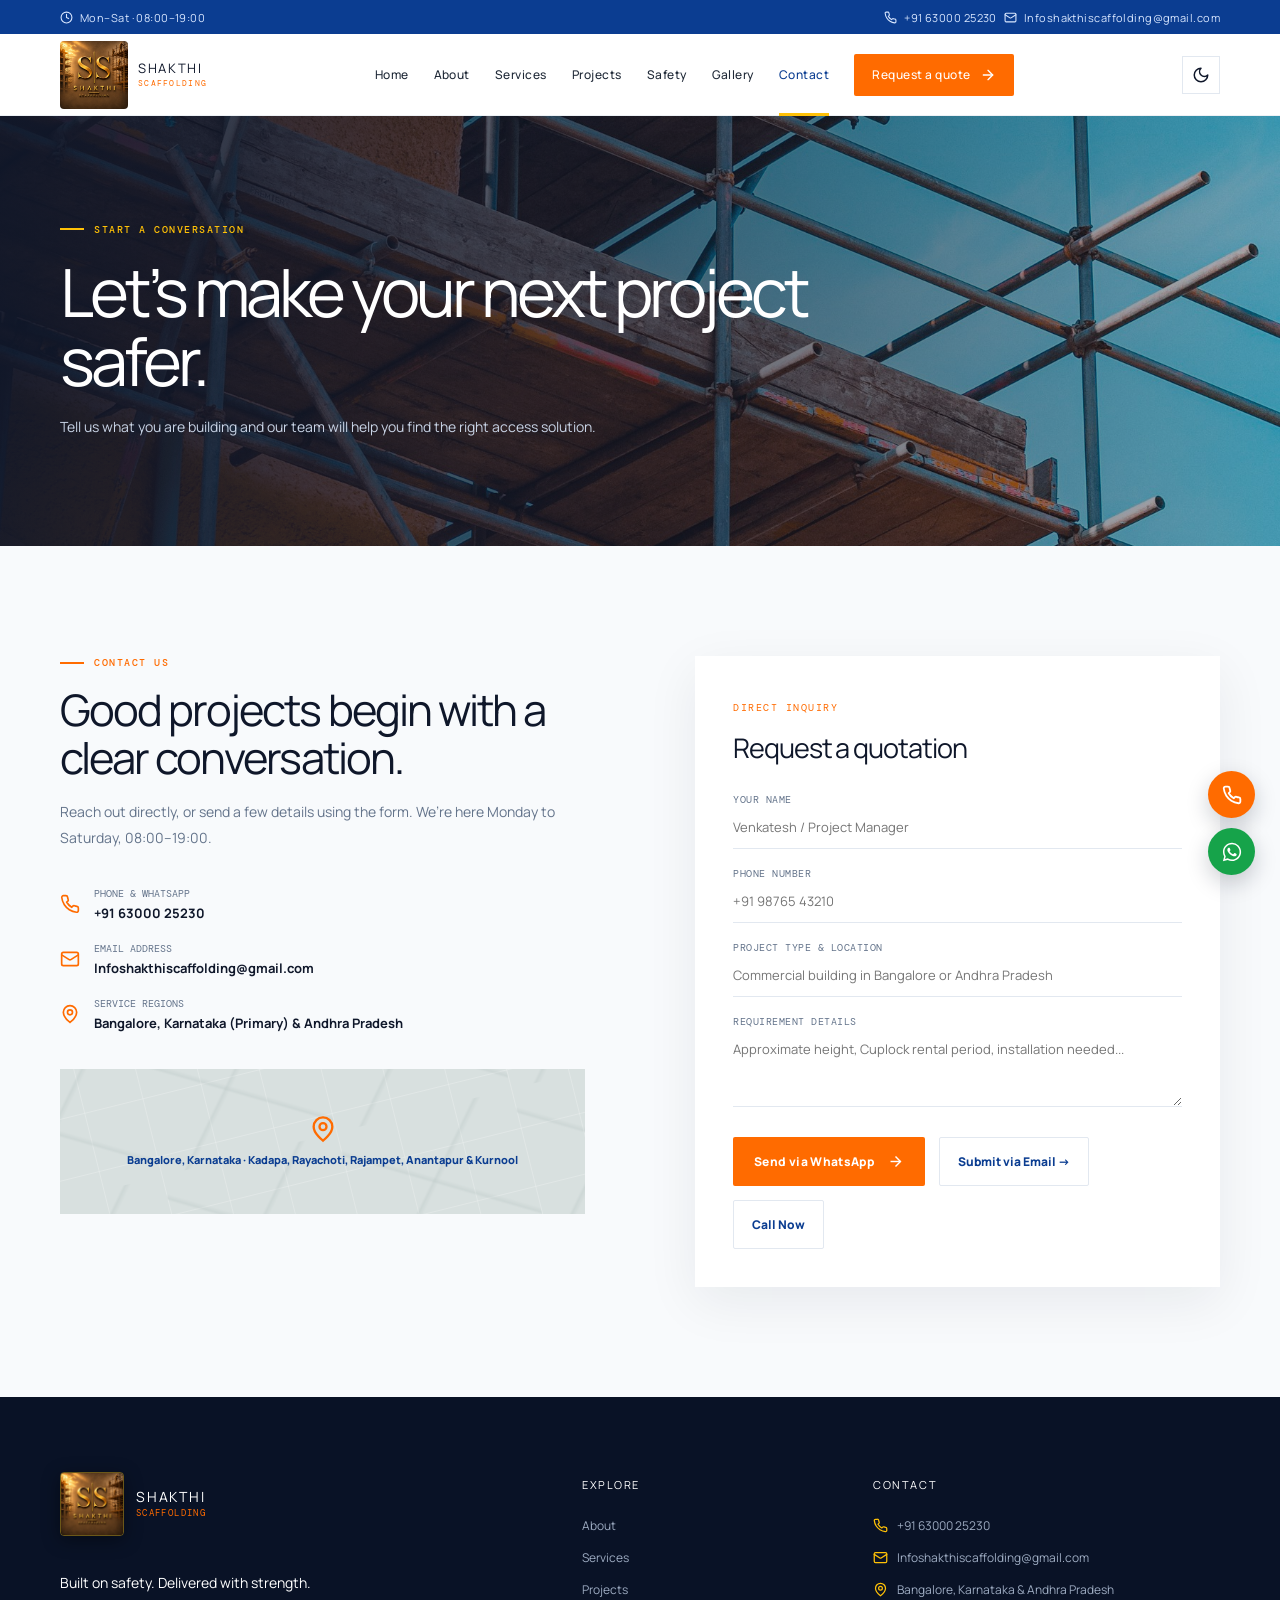
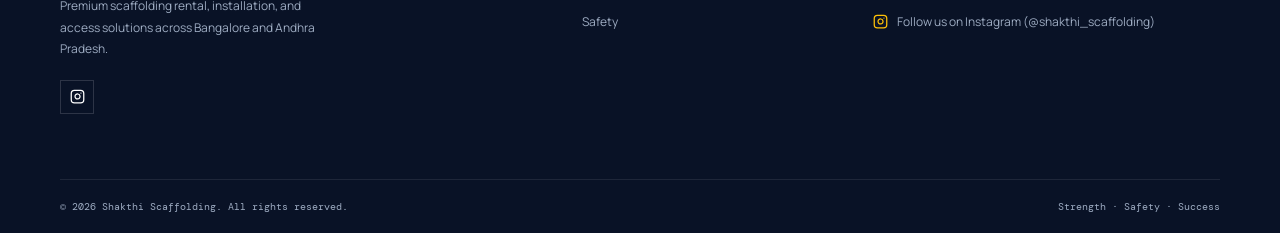
<file: contact.html>
<!DOCTYPE html>
<html lang="en">
<head>
  <meta charset="UTF-8">
  <meta name="viewport" content="width=device-width, initial-scale=1.0">
  <title>Contact | Shakthi Scaffolding — Bangalore &amp; Andhra Pradesh</title>
  <meta name="description" content="Shakthi Scaffolding provides professional Cuplock scaffolding rental, installation, dismantling, and access solutions across Bangalore, Kadapa, Rayachoti, Rajampet, Anantapur, Kurnool, and Andhra Pradesh. Safe, certified, and reliable scaffolding for residential, commercial, industrial, and infrastructure projects.">
  <meta name="keywords" content="Scaffolding Bangalore, Scaffolding Rental Bangalore, Cuplock Scaffolding Bangalore, Industrial Scaffolding Bangalore, Commercial Scaffolding Bangalore, Construction Scaffolding Bangalore, Scaffolding Contractor Bangalore, Scaffolding Karnataka, Scaffolding Andhra Pradesh, Scaffolding Kadapa, Scaffolding Rayachoti, Scaffolding Rajampet, Scaffolding Anantapur, Scaffolding Kurnool, Scaffolding Rental Andhra Pradesh, Best Scaffolding Company Bangalore">
  <link rel="preconnect" href="https://fonts.googleapis.com">
  <link rel="preconnect" href="https://fonts.gstatic.com" crossorigin>
  <link href="https://fonts.googleapis.com/css2?family=DM+Mono:wght@400;500&family=Manrope:wght@400;500;600;700;800&family=Playfair+Display:ital,wght@0,600;0,700;1,600;1,700&display=swap" rel="stylesheet">
  <link rel="stylesheet" href="styles.css">
  <link rel="icon" type="image/png" href="assets/images/brand-logo.png">
</head>
<body>
  <div class="app">
    
    <!-- Top Contact Bar -->
    <div class="topline">
      <div class="shell topline-inner">
        <span>
          <svg width="13" height="13" viewBox="0 0 24 24" fill="none" stroke="currentColor" stroke-width="2" stroke-linecap="round" stroke-linejoin="round">
            <circle cx="12" cy="12" r="10"></circle>
            <polyline points="12 6 12 12 16 14"></polyline>
          </svg>
          Mon–Sat · 08:00–19:00
        </span>
        <span class="top-contact">
          <a href="tel:+916300025230" data-testid="top-phone-link">
            <svg width="13" height="13" viewBox="0 0 24 24" fill="none" stroke="currentColor" stroke-width="2" stroke-linecap="round" stroke-linejoin="round">
              <path d="M22 16.92v3a2 2 0 0 1-2.18 2 19.79 19.79 0 0 1-8.63-3.07 19.5 19.5 0 0 1-6-6 19.79 19.79 0 0 1-3.07-8.67A2 2 0 0 1 4.11 2h3a2 2 0 0 1 2 1.72 12.84 12.84 0 0 0 .7 2.81 2 2 0 0 1-.45 2.11L8.09 9.91a16 16 0 0 0 6 6l1.27-1.27a2 2 0 0 1 2.11-.45 12.84 12.84 0 0 0 2.81.7A2 2 0 0 1 22 16.92z"></path>
            </svg>
            +91 63000 25230
          </a>
          <a href="mailto:Infoshakthiscaffolding@gmail.com" data-testid="top-email-link">
            <svg width="13" height="13" viewBox="0 0 24 24" fill="none" stroke="currentColor" stroke-width="2" stroke-linecap="round" stroke-linejoin="round">
              <rect width="20" height="16" x="2" y="4" rx="2"></rect>
              <path d="m22 7-8.97 5.7a1.94 1.94 0 0 1-2.06 0L2 7"></path>
            </svg>
            Infoshakthiscaffolding@gmail.com
          </a>
        </span>
      </div>
    </div>

    <!-- Header & Navigation -->
    <header class="site-header">
      <div class="shell header-inner">
        <a class="brand" href="index.html" data-testid="brand-logo-link">
          <img src="assets/images/brand-logo.png?v=2" alt="Shakthi Scaffolding logo">
          <span class="brand-name">
            <span class="brand-title">SHAKTHI</span>
            <small>SCAFFOLDING</small>
          </span>
          <span class="brand-mobile">S<span>/</span>S</span>
        </a>

        <nav class="main-nav" id="mainNav">
          <a href="index.html" data-testid="nav-home-link">Home</a>
          <a href="about.html" data-testid="nav-about-link">About</a>
          <a href="services.html" data-testid="nav-services-link">Services</a>
          <a href="projects.html" data-testid="nav-projects-link">Projects</a>
          <a href="safety.html" data-testid="nav-safety-link">Safety</a>
          <a href="gallery.html" data-testid="nav-gallery-link">Gallery</a>
          <a href="contact.html" class="active" data-testid="nav-contact-link">Contact</a>
          <a href="contact.html" class="nav-cta" data-testid="nav-quote-link">
            Request a quote
            <svg width="16" height="16" viewBox="0 0 24 24" fill="none" stroke="currentColor" stroke-width="2" stroke-linecap="round" stroke-linejoin="round">
              <path d="M5 12h14"></path>
              <path d="m12 5 7 7-7 7"></path>
            </svg>
          </a>
        </nav>

        <div class="header-tools">
          <button class="icon-button" id="themeToggle" aria-label="Toggle dark mode" data-testid="dark-mode-toggle">
            <svg class="theme-moon" width="18" height="18" viewBox="0 0 24 24" fill="none" stroke="currentColor" stroke-width="2" stroke-linecap="round" stroke-linejoin="round">
              <path d="M12 3a6 6 0 0 0 9 9 9 9 0 1 1-9-9Z"></path>
            </svg>
            <svg class="theme-sun" width="18" height="18" viewBox="0 0 24 24" fill="none" stroke="currentColor" stroke-width="2" stroke-linecap="round" stroke-linejoin="round" style="display:none;">
              <circle cx="12" cy="12" r="4"></circle>
              <path d="M12 2v2"></path>
              <path d="M12 20v2"></path>
              <path d="m4.93 4.93 1.41 1.41"></path>
              <path d="m17.66 17.66 1.41 1.41"></path>
              <path d="M2 12h2"></path>
              <path d="M20 12h2"></path>
              <path d="m6.34 17.66-1.41 1.41"></path>
              <path d="m19.07 4.93-1.41 1.41"></path>
            </svg>
          </button>
          <button class="menu-button" id="menuToggle" aria-label="Toggle menu" data-testid="mobile-menu-toggle">
            <svg width="20" height="20" viewBox="0 0 24 24" fill="none" stroke="currentColor" stroke-width="2" stroke-linecap="round" stroke-linejoin="round">
              <line x1="4" x2="20" y1="12" y2="12"></line>
              <line x1="4" x2="20" y1="6" y2="6"></line>
              <line x1="4" x2="20" y1="18" y2="18"></line>
            </svg>
          </button>
        </div>
      </div>
    </header>
  
    <main>
      
  
    <section class="inner-hero">
      <div class="inner-hero-image" style="background-image: linear-gradient(90deg, rgba(15,23,42,.95), rgba(15,23,42,.35)), url('assets/images/hero-exact.jpg');"></div>
      <div class="shell inner-hero-content">
        <span class="eyebrow light-eyebrow"><span></span> Start a conversation</span>
        <h1>Let’s make your next project safer.</h1>
        <p>Tell us what you are building and our team will help you find the right access solution.</p>
      </div>
    </section>
  

  <section class="section contact-section">
    <div class="shell contact-grid">
      <div>
        <div class="section-head">
          <div class="eyebrow"><span></span> Contact us</div>
          <h2>Good projects begin with a clear conversation.</h2>
          <p>Reach out directly, or send a few details using the form. We’re here Monday to Saturday, 08:00–19:00.</p>
        </div>

        <div class="contact-details">
          <a href="tel:+916300025230" data-testid="contact-phone-link" data-call-action>
            <svg width="20" height="20" viewBox="0 0 24 24" fill="none" stroke="currentColor" stroke-width="2">
              <path d="M22 16.92v3a2 2 0 0 1-2.18 2 19.79 19.79 0 0 1-8.63-3.07 19.5 19.5 0 0 1-6-6 19.79 19.79 0 0 1-3.07-8.67A2 2 0 0 1 4.11 2h3a2 2 0 0 1 2 1.72 12.84 12.84 0 0 0 .7 2.81 2 2 0 0 1-.45 2.11L8.09 9.91a16 16 0 0 0 6 6l1.27-1.27a2 2 0 0 1 2.11-.45 12.84 12.84 0 0 0 2.81.7A2 2 0 0 1 22 16.92z"></path>
            </svg>
            <div>
              <small>Phone &amp; WhatsApp</small>
              <b>+91 63000 25230</b>
            </div>
          </a>

          <a href="mailto:Infoshakthiscaffolding@gmail.com" data-testid="contact-email-link">
            <svg width="20" height="20" viewBox="0 0 24 24" fill="none" stroke="currentColor" stroke-width="2">
              <rect width="20" height="16" x="2" y="4" rx="2"></rect>
              <path d="m22 7-8.97 5.7a1.94 1.94 0 0 1-2.06 0L2 7"></path>
            </svg>
            <div>
              <small>Email address</small>
              <b>Infoshakthiscaffolding@gmail.com</b>
            </div>
          </a>

          <a href="https://maps.google.com/?q=Bangalore+Karnataka" target="_blank" rel="noreferrer" data-testid="contact-location-link">
            <svg width="20" height="20" viewBox="0 0 24 24" fill="none" stroke="currentColor" stroke-width="2">
              <path d="M20 10c0 6-8 12-8 12s-8-6-8-12a8 8 0 0 1 16 0Z"></path>
              <circle cx="12" cy="10" r="3"></circle>
            </svg>
            <div>
              <small>Service regions</small>
              <b>Bangalore, Karnataka (Primary) &amp; Andhra Pradesh</b>
            </div>
          </a>
        </div>

        <div class="map-panel">
          <div class="map-gridlines"></div>
          <svg viewBox="0 0 24 24" fill="none" stroke="currentColor" stroke-width="2">
            <path d="M20 10c0 6-8 12-8 12s-8-6-8-12a8 8 0 0 1 16 0Z"></path>
            <circle cx="12" cy="10" r="3"></circle>
          </svg>
          <span>Bangalore, Karnataka · Kadapa, Rayachoti, Rajampet, Anantapur &amp; Kurnool</span>
        </div>
      </div>

      <div class="quote-form">
        <span class="form-kicker">DIRECT INQUIRY</span>
        <h3>Request a quotation</h3>
        <form id="contactForm" novalidate>
          <div>
            <label for="contactName">Your name</label>
            <input type="text" id="contactName" name="name" placeholder="Venkatesh / Project Manager" autocomplete="name" required>
          </div>
          <div>
            <label for="contactPhone">Phone number</label>
            <input type="tel" id="contactPhone" name="phone" placeholder="+91 98765 43210" autocomplete="tel" required>
          </div>
          <div>
            <label for="contactProject">Project type &amp; location</label>
            <input type="text" id="contactProject" name="project" placeholder="Commercial building in Bangalore or Andhra Pradesh" required>
          </div>
          <div>
            <label for="contactMessage">Requirement details</label>
            <textarea id="contactMessage" name="message" rows="3" placeholder="Approximate height, Cuplock rental period, installation needed..." required></textarea>
          </div>

          <div id="formFeedback" class="form-feedback" role="status" aria-live="polite"></div>

          <div class="form-actions">
            <button type="button" id="whatsappSubmitBtn" class="button" data-testid="contact-whatsapp-btn">
              Send via WhatsApp
              <svg width="17" height="17" viewBox="0 0 24 24" fill="none" stroke="currentColor" stroke-width="2"><path d="M5 12h14"></path><path d="m12 5 7 7-7 7"></path></svg>
            </button>
            <button type="button" id="emailSubmitBtn" class="email-submit" data-testid="contact-email-btn">
              Submit via Email &rarr;
            </button>
            <button type="button" id="callNowBtn" class="call-now-btn" data-call-action data-testid="contact-call-btn">
              Call Now
            </button>
          </div>
        </form>
      </div>
    </div>
  </section>

    </main>
    
    <footer class="footer">
      <div class="shell footer-grid">
        <div>
          <a class="footer-brand" href="index.html" aria-label="Shakthi Scaffolding Homepage">
            <img src="assets/images/brand-logo.png?v=2" alt="Shakthi Scaffolding logo" class="footer-logo-img">
            <div class="footer-brand-text">
              <span class="footer-brand-name">SHAKTHI</span>
              <span class="footer-brand-sub">SCAFFOLDING</span>
            </div>
          </a>
          <p class="footer-lead">Built on safety. Delivered with strength.</p>
          <p>Premium scaffolding rental, installation, and access solutions across Bangalore and Andhra Pradesh.</p>
          <div class="socials">
            <a href="https://www.instagram.com/shakthi_scaffolding?vrfl=NG5maXV0N280Njho" target="_blank" rel="noreferrer" aria-label="Follow Shakthi Scaffolding on Instagram" data-testid="footer-instagram-link">
              <svg width="15" height="15" viewBox="0 0 24 24" fill="none" stroke="currentColor" stroke-width="2" stroke-linecap="round" stroke-linejoin="round">
                <rect width="20" height="20" x="2" y="2" rx="5" ry="5"></rect>
                <path d="M16 11.37A4 4 0 1 1 12.63 8 4 4 0 0 1 16 11.37z"></path>
                <line x1="17.5" x2="17.51" y1="6.5" y2="6.5"></line>
              </svg>
            </a>
          </div>
        </div>

        <div>
          <h4>Explore</h4>
          <a href="about.html" data-testid="footer-about-link">About</a>
          <a href="services.html" data-testid="footer-services-link">Services</a>
          <a href="projects.html" data-testid="footer-projects-link">Projects</a>
          <a href="safety.html" data-testid="footer-safety-link">Safety</a>
        </div>

        <div>
          <h4>Contact</h4>
          <a href="tel:+916300025230" data-testid="footer-phone-link">
            <svg width="15" height="15" viewBox="0 0 24 24" fill="none" stroke="currentColor" stroke-width="2" stroke-linecap="round" stroke-linejoin="round">
              <path d="M22 16.92v3a2 2 0 0 1-2.18 2 19.79 19.79 0 0 1-8.63-3.07 19.5 19.5 0 0 1-6-6 19.79 19.79 0 0 1-3.07-8.67A2 2 0 0 1 4.11 2h3a2 2 0 0 1 2 1.72 12.84 12.84 0 0 0 .7 2.81 2 2 0 0 1-.45 2.11L8.09 9.91a16 16 0 0 0 6 6l1.27-1.27a2 2 0 0 1 2.11-.45 12.84 12.84 0 0 0 2.81.7A2 2 0 0 1 22 16.92z"></path>
            </svg>
            +91 63000 25230
          </a>
          <a href="mailto:Infoshakthiscaffolding@gmail.com" data-testid="footer-email-link">
            <svg width="15" height="15" viewBox="0 0 24 24" fill="none" stroke="currentColor" stroke-width="2" stroke-linecap="round" stroke-linejoin="round">
              <rect width="20" height="16" x="2" y="4" rx="2"></rect>
              <path d="m22 7-8.97 5.7a1.94 1.94 0 0 1-2.06 0L2 7"></path>
            </svg>
            Infoshakthiscaffolding@gmail.com
          </a>
          <a href="https://maps.google.com/?q=Bangalore+Karnataka" target="_blank" rel="noreferrer" data-testid="footer-location-link">
            <svg width="15" height="15" viewBox="0 0 24 24" fill="none" stroke="currentColor" stroke-width="2" stroke-linecap="round" stroke-linejoin="round">
              <path d="M20 10c0 6-8 12-8 12s-8-6-8-12a8 8 0 0 1 16 0Z"></path>
              <circle cx="12" cy="10" r="3"></circle>
            </svg>
            Bangalore, Karnataka &amp; Andhra Pradesh
          </a>
          <a href="https://www.instagram.com/shakthi_scaffolding?vrfl=NG5maXV0N280Njho" target="_blank" rel="noreferrer" data-testid="footer-follow-instagram-link">
            <svg width="15" height="15" viewBox="0 0 24 24" fill="none" stroke="currentColor" stroke-width="2" stroke-linecap="round" stroke-linejoin="round">
              <rect width="20" height="20" x="2" y="2" rx="5" ry="5"></rect>
              <path d="M16 11.37A4 4 0 1 1 12.63 8 4 4 0 0 1 16 11.37z"></path>
              <line x1="17.5" x2="17.51" y1="6.5" y2="6.5"></line>
            </svg>
            Follow us on Instagram (@shakthi_scaffolding)
          </a>
        </div>
      </div>

      <div class="shell footer-bottom">
        <span>&copy; 2026 Shakthi Scaffolding. All rights reserved.</span>
        <span>Strength · Safety · Success</span>
      </div>
    </footer>

    <!-- Floating Action Buttons -->
    <div class="floating-actions" aria-label="Quick contact buttons">
      <a class="float-call" href="tel:+916300025230" aria-label="Call Shakthi Scaffolding" data-testid="floating-call-button">
        <svg width="20" height="20" viewBox="0 0 24 24" fill="none" stroke="currentColor" stroke-width="2.2" stroke-linecap="round" stroke-linejoin="round">
          <path d="M22 16.92v3a2 2 0 0 1-2.18 2 19.79 19.79 0 0 1-8.63-3.07 19.5 19.5 0 0 1-6-6 19.79 19.79 0 0 1-3.07-8.67A2 2 0 0 1 4.11 2h3a2 2 0 0 1 2 1.72 12.84 12.84 0 0 0 .7 2.81 2 2 0 0 1-.45 2.11L8.09 9.91a16 16 0 0 0 6 6l1.27-1.27a2 2 0 0 1 2.11-.45 12.84 12.84 0 0 0 2.81.7A2 2 0 0 1 22 16.92z"></path>
        </svg>
      </a>
      <a class="float-wa" href="https://wa.me/916300025230?text=Hello%20Shakthi%20Scaffolding,%20I%20would%20like%20to%20request%20a%20free%20quote." target="_blank" rel="noreferrer" aria-label="WhatsApp Shakthi Scaffolding" data-testid="floating-whatsapp-button">
        <svg width="22" height="22" viewBox="0 0 24 24" fill="currentColor">
          <path d="M12.04 2c-5.46 0-9.91 4.45-9.91 9.91 0 1.75.46 3.45 1.32 4.95L2.05 22l5.25-1.38c1.45.79 3.08 1.21 4.74 1.21 5.46 0 9.91-4.45 9.91-9.91 0-2.65-1.03-5.14-2.9-7.01A9.82 9.82 0 0 0 12.04 2zm0 18.15c-1.49 0-2.95-.4-4.22-1.16l-.3-.18-3.13.82.84-3.05-.2-.31a8.19 8.19 0 0 1-1.26-4.38c0-4.54 3.7-8.24 8.24-8.24 2.2 0 4.27.86 5.83 2.42 1.56 1.56 2.41 3.63 2.41 5.83 0 4.54-3.7 8.25-8.21 8.27zm4.52-6.18c-.25-.12-1.47-.72-1.7-.81-.23-.08-.4-.12-.56.12-.17.25-.65.81-.8.98-.15.17-.3.19-.55.07-.25-.12-1.05-.39-2-1.23-.74-.66-1.23-1.47-1.38-1.72-.15-.25-.02-.38.11-.5.11-.11.25-.29.37-.43.12-.15.17-.25.25-.42.08-.17.04-.31-.02-.43s-.56-1.35-.77-1.85c-.2-.48-.41-.42-.56-.43h-.48c-.17 0-.43.06-.66.31-.23.25-.87.85-.87 2.07s.89 2.4 1.02 2.57c.12.17 1.75 2.67 4.24 3.74.59.26 1.05.41 1.41.53.6.19 1.14.16 1.57.1.48-.07 1.47-.6 1.68-1.18.21-.58.21-1.07.15-1.18-.07-.12-.23-.19-.48-.31z"/>
        </svg>
      </a>
    </div>
  
    <!-- Desktop Call Info Popup -->
    <div class="modal-overlay" id="callModal" role="dialog" aria-modal="true" aria-labelledby="callModalTitle">
      <div class="modal-dialog">
        <button type="button" class="modal-close" id="callModalClose" aria-label="Close call dialog">&times;</button>
        <div class="call-modal-body">
          <span class="form-kicker">PHONE SUPPORT</span>
          <h4 id="callModalTitle">Call Shakthi Scaffolding</h4>
          <p>Calling is available on mobile devices.</p>
          <span class="call-modal-phone">Phone: +91 63000 25230</span>
          <button type="button" class="button" id="callModalOkBtn">Got it</button>
        </div>
      </div>
    </div>

    <!-- Email Client Unavailable Popup -->
    <div class="modal-overlay" id="emailModal" role="dialog" aria-modal="true" aria-labelledby="emailModalTitle">
      <div class="modal-dialog">
        <button type="button" class="modal-close" id="emailModalClose" aria-label="Close email dialog">&times;</button>
        <div class="call-modal-body">
          <span class="form-kicker">EMAIL SUPPORT</span>
          <h4 id="emailModalTitle">Contact via Email</h4>
          <p>Please send your enquiry to Infoshakthiscaffolding@gmail.com.</p>
          <span class="call-modal-phone">Email: Infoshakthiscaffolding@gmail.com</span>
          <button type="button" class="button" id="emailModalOkBtn">Got it</button>
        </div>
      </div>
    </div>

  </div>
  <script src="script.js"></script>
</body>
</html>
</file>
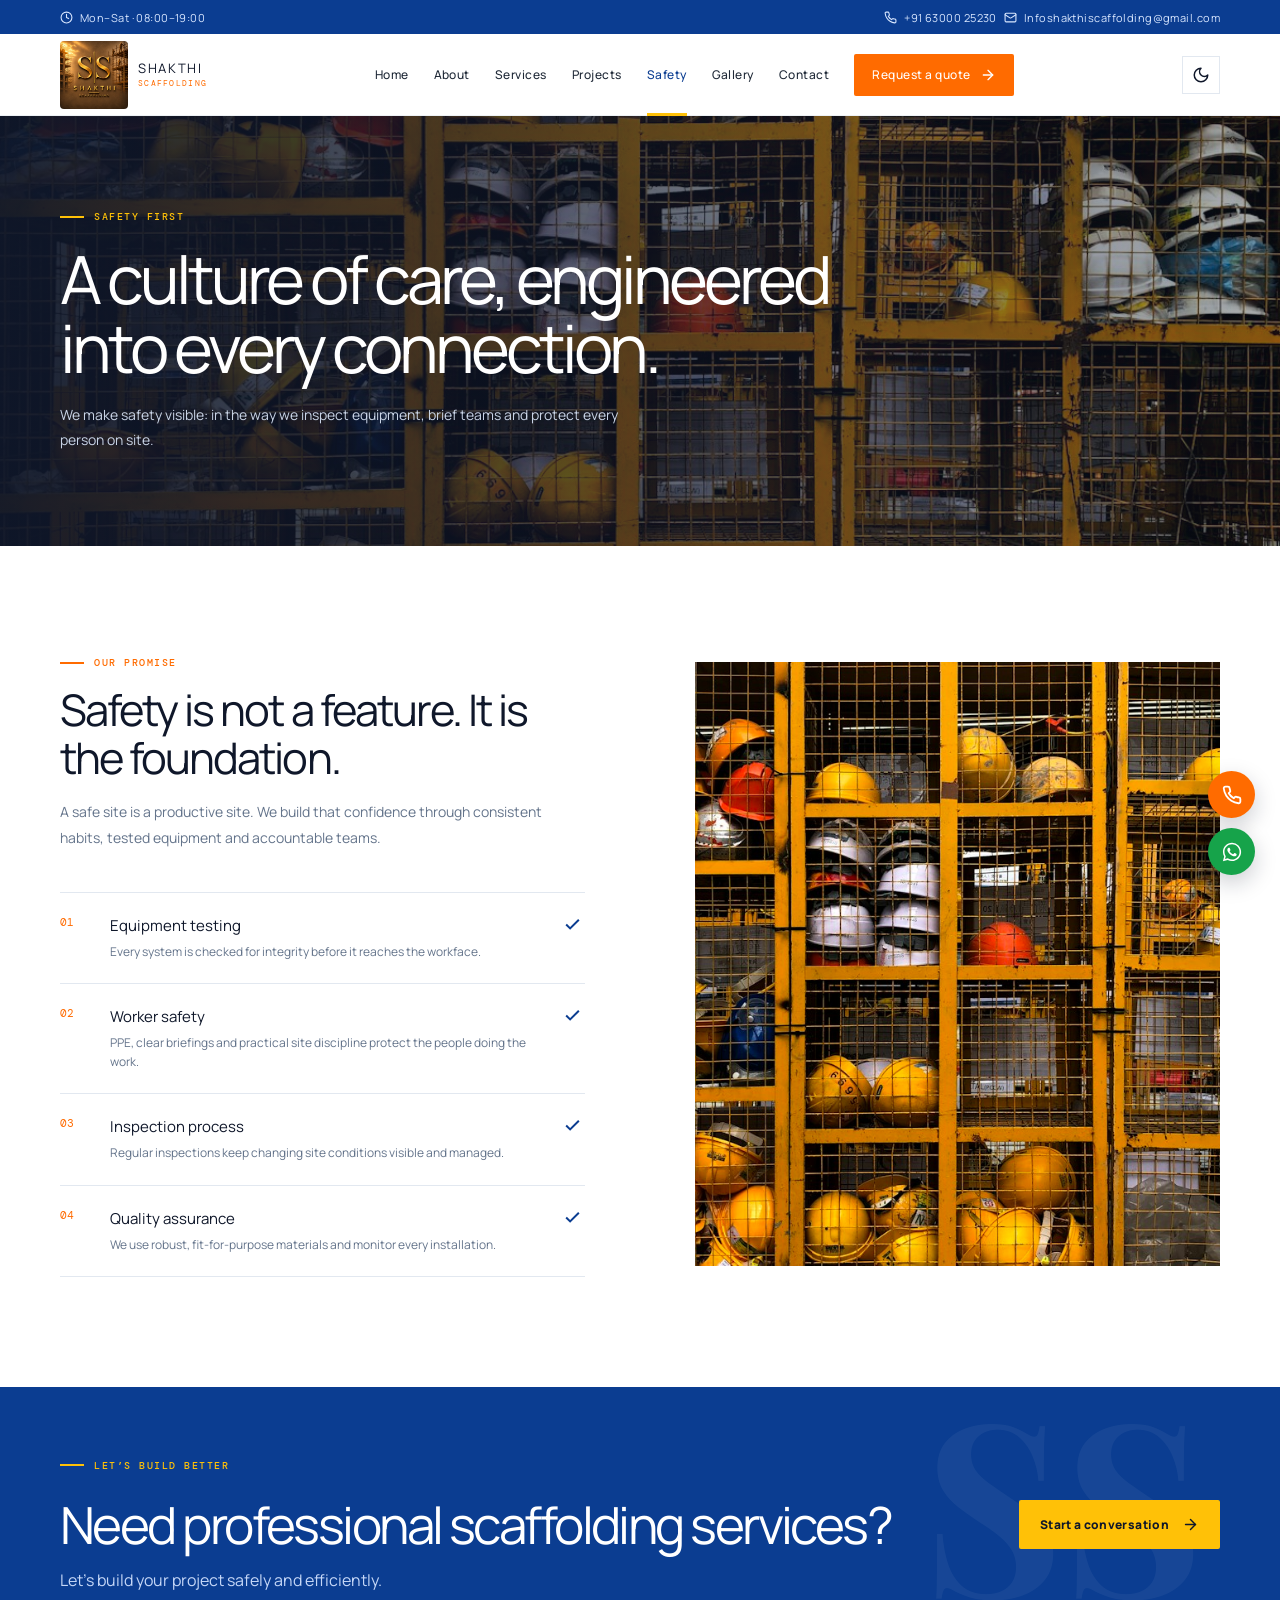
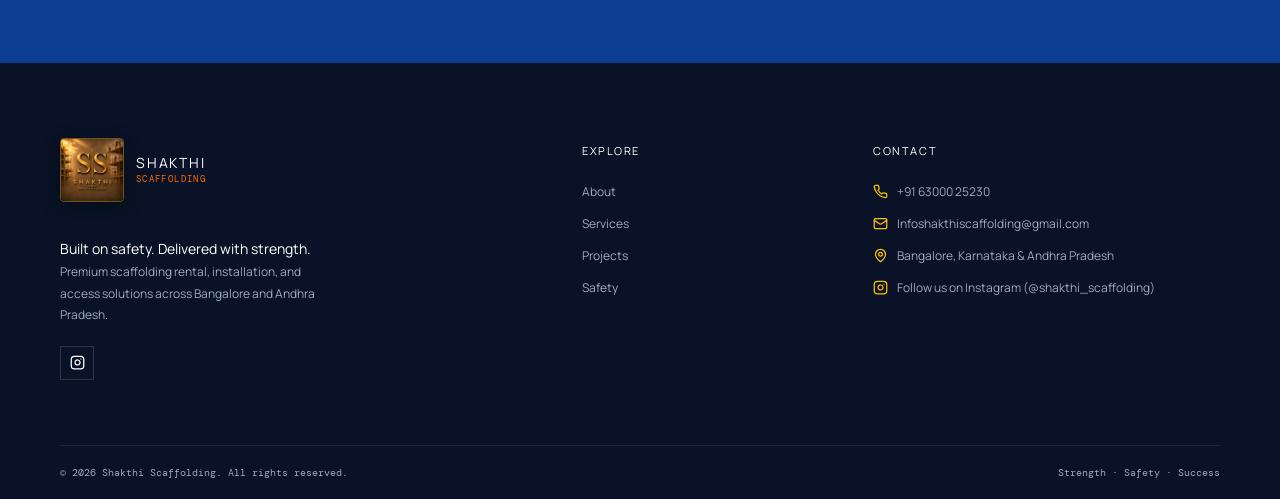
<file: safety.html>
<!DOCTYPE html>
<html lang="en">
<head>
  <meta charset="UTF-8">
  <meta name="viewport" content="width=device-width, initial-scale=1.0">
  <title>Safety | Shakthi Scaffolding — Bangalore &amp; Andhra Pradesh</title>
  <meta name="description" content="Shakthi Scaffolding provides professional Cuplock scaffolding rental, installation, dismantling, and access solutions across Bangalore, Kadapa, Rayachoti, Rajampet, Anantapur, Kurnool, and Andhra Pradesh. Safe, certified, and reliable scaffolding for residential, commercial, industrial, and infrastructure projects.">
  <meta name="keywords" content="Scaffolding Bangalore, Scaffolding Rental Bangalore, Cuplock Scaffolding Bangalore, Industrial Scaffolding Bangalore, Commercial Scaffolding Bangalore, Construction Scaffolding Bangalore, Scaffolding Contractor Bangalore, Scaffolding Karnataka, Scaffolding Andhra Pradesh, Scaffolding Kadapa, Scaffolding Rayachoti, Scaffolding Rajampet, Scaffolding Anantapur, Scaffolding Kurnool, Scaffolding Rental Andhra Pradesh, Best Scaffolding Company Bangalore">
  <link rel="preconnect" href="https://fonts.googleapis.com">
  <link rel="preconnect" href="https://fonts.gstatic.com" crossorigin>
  <link href="https://fonts.googleapis.com/css2?family=DM+Mono:wght@400;500&family=Manrope:wght@400;500;600;700;800&family=Playfair+Display:ital,wght@0,600;0,700;1,600;1,700&display=swap" rel="stylesheet">
  <link rel="stylesheet" href="styles.css">
  <link rel="icon" type="image/png" href="assets/images/brand-logo.png">
</head>
<body>
  <div class="app">
    
    <!-- Top Contact Bar -->
    <div class="topline">
      <div class="shell topline-inner">
        <span>
          <svg width="13" height="13" viewBox="0 0 24 24" fill="none" stroke="currentColor" stroke-width="2" stroke-linecap="round" stroke-linejoin="round">
            <circle cx="12" cy="12" r="10"></circle>
            <polyline points="12 6 12 12 16 14"></polyline>
          </svg>
          Mon–Sat · 08:00–19:00
        </span>
        <span class="top-contact">
          <a href="tel:+916300025230" data-testid="top-phone-link">
            <svg width="13" height="13" viewBox="0 0 24 24" fill="none" stroke="currentColor" stroke-width="2" stroke-linecap="round" stroke-linejoin="round">
              <path d="M22 16.92v3a2 2 0 0 1-2.18 2 19.79 19.79 0 0 1-8.63-3.07 19.5 19.5 0 0 1-6-6 19.79 19.79 0 0 1-3.07-8.67A2 2 0 0 1 4.11 2h3a2 2 0 0 1 2 1.72 12.84 12.84 0 0 0 .7 2.81 2 2 0 0 1-.45 2.11L8.09 9.91a16 16 0 0 0 6 6l1.27-1.27a2 2 0 0 1 2.11-.45 12.84 12.84 0 0 0 2.81.7A2 2 0 0 1 22 16.92z"></path>
            </svg>
            +91 63000 25230
          </a>
          <a href="mailto:Infoshakthiscaffolding@gmail.com" data-testid="top-email-link">
            <svg width="13" height="13" viewBox="0 0 24 24" fill="none" stroke="currentColor" stroke-width="2" stroke-linecap="round" stroke-linejoin="round">
              <rect width="20" height="16" x="2" y="4" rx="2"></rect>
              <path d="m22 7-8.97 5.7a1.94 1.94 0 0 1-2.06 0L2 7"></path>
            </svg>
            Infoshakthiscaffolding@gmail.com
          </a>
        </span>
      </div>
    </div>

    <!-- Header & Navigation -->
    <header class="site-header">
      <div class="shell header-inner">
        <a class="brand" href="index.html" data-testid="brand-logo-link">
          <img src="assets/images/brand-logo.png?v=2" alt="Shakthi Scaffolding logo">
          <span class="brand-name">
            <span class="brand-title">SHAKTHI</span>
            <small>SCAFFOLDING</small>
          </span>
          <span class="brand-mobile">S<span>/</span>S</span>
        </a>

        <nav class="main-nav" id="mainNav">
          <a href="index.html" data-testid="nav-home-link">Home</a>
          <a href="about.html" data-testid="nav-about-link">About</a>
          <a href="services.html" data-testid="nav-services-link">Services</a>
          <a href="projects.html" data-testid="nav-projects-link">Projects</a>
          <a href="safety.html" class="active" data-testid="nav-safety-link">Safety</a>
          <a href="gallery.html" data-testid="nav-gallery-link">Gallery</a>
          <a href="contact.html" data-testid="nav-contact-link">Contact</a>
          <a href="contact.html" class="nav-cta" data-testid="nav-quote-link">
            Request a quote
            <svg width="16" height="16" viewBox="0 0 24 24" fill="none" stroke="currentColor" stroke-width="2" stroke-linecap="round" stroke-linejoin="round">
              <path d="M5 12h14"></path>
              <path d="m12 5 7 7-7 7"></path>
            </svg>
          </a>
        </nav>

        <div class="header-tools">
          <button class="icon-button" id="themeToggle" aria-label="Toggle dark mode" data-testid="dark-mode-toggle">
            <svg class="theme-moon" width="18" height="18" viewBox="0 0 24 24" fill="none" stroke="currentColor" stroke-width="2" stroke-linecap="round" stroke-linejoin="round">
              <path d="M12 3a6 6 0 0 0 9 9 9 9 0 1 1-9-9Z"></path>
            </svg>
            <svg class="theme-sun" width="18" height="18" viewBox="0 0 24 24" fill="none" stroke="currentColor" stroke-width="2" stroke-linecap="round" stroke-linejoin="round" style="display:none;">
              <circle cx="12" cy="12" r="4"></circle>
              <path d="M12 2v2"></path>
              <path d="M12 20v2"></path>
              <path d="m4.93 4.93 1.41 1.41"></path>
              <path d="m17.66 17.66 1.41 1.41"></path>
              <path d="M2 12h2"></path>
              <path d="M20 12h2"></path>
              <path d="m6.34 17.66-1.41 1.41"></path>
              <path d="m19.07 4.93-1.41 1.41"></path>
            </svg>
          </button>
          <button class="menu-button" id="menuToggle" aria-label="Toggle menu" data-testid="mobile-menu-toggle">
            <svg width="20" height="20" viewBox="0 0 24 24" fill="none" stroke="currentColor" stroke-width="2" stroke-linecap="round" stroke-linejoin="round">
              <line x1="4" x2="20" y1="12" y2="12"></line>
              <line x1="4" x2="20" y1="6" y2="6"></line>
              <line x1="4" x2="20" y1="18" y2="18"></line>
            </svg>
          </button>
        </div>
      </div>
    </header>
  
    <main>
      
  
    <section class="inner-hero">
      <div class="inner-hero-image" style="background-image: linear-gradient(90deg, rgba(15,23,42,.95), rgba(15,23,42,.35)), url('assets/images/safety-exact.jpg');"></div>
      <div class="shell inner-hero-content">
        <span class="eyebrow light-eyebrow"><span></span> Safety first</span>
        <h1>A culture of care, engineered into every connection.</h1>
        <p>We make safety visible: in the way we inspect equipment, brief teams and protect every person on site.</p>
      </div>
    </section>
  

  <section class="section">
    <div class="shell safety-layout">
      <div>
        <div class="section-head">
          <div class="eyebrow"><span></span> Our promise</div>
          <h2>Safety is not a feature. It is the foundation.</h2>
          <p>A safe site is a productive site. We build that confidence through consistent habits, tested equipment and accountable teams.</p>
        </div>

        <div class="safety-list">
          <div class="safety-item" data-testid="safety-standard-1">
            <span>01</span>
            <div>
              <h3>Equipment testing</h3>
              <p>Every system is checked for integrity before it reaches the workface.</p>
            </div>
            <svg width="19" height="19" viewBox="0 0 24 24" fill="none" stroke="currentColor" stroke-width="2.5"><polyline points="20 6 9 17 4 12"></polyline></svg>
          </div>

          <div class="safety-item" data-testid="safety-standard-2">
            <span>02</span>
            <div>
              <h3>Worker safety</h3>
              <p>PPE, clear briefings and practical site discipline protect the people doing the work.</p>
            </div>
            <svg width="19" height="19" viewBox="0 0 24 24" fill="none" stroke="currentColor" stroke-width="2.5"><polyline points="20 6 9 17 4 12"></polyline></svg>
          </div>

          <div class="safety-item" data-testid="safety-standard-3">
            <span>03</span>
            <div>
              <h3>Inspection process</h3>
              <p>Regular inspections keep changing site conditions visible and managed.</p>
            </div>
            <svg width="19" height="19" viewBox="0 0 24 24" fill="none" stroke="currentColor" stroke-width="2.5"><polyline points="20 6 9 17 4 12"></polyline></svg>
          </div>

          <div class="safety-item" data-testid="safety-standard-4">
            <span>04</span>
            <div>
              <h3>Quality assurance</h3>
              <p>We use robust, fit-for-purpose materials and monitor every installation.</p>
            </div>
            <svg width="19" height="19" viewBox="0 0 24 24" fill="none" stroke="currentColor" stroke-width="2.5"><polyline points="20 6 9 17 4 12"></polyline></svg>
          </div>
        </div>
      </div>

      <div>
        <img class="safety-photo" src="assets/images/safety-exact.jpg" alt="Safety standards demonstration">
      </div>
    </div>
  </section>

  
    <section class="cta-section">
      <div class="shell cta-inner">
        <div>
          <span class="eyebrow light-eyebrow"><span></span> Let’s build better</span>
          <h2>Need professional scaffolding services?</h2>
          <p>Let’s build your project safely and efficiently.</p>
        </div>
        <a href="contact.html" class="button" data-testid="cta-quote-button">
          Start a conversation
          <svg width="17" height="17" viewBox="0 0 24 24" fill="none" stroke="currentColor" stroke-width="2" stroke-linecap="round" stroke-linejoin="round">
            <path d="M5 12h14"></path>
            <path d="m12 5 7 7-7 7"></path>
          </svg>
        </a>
      </div>
    </section>
  

    </main>
    
    <footer class="footer">
      <div class="shell footer-grid">
        <div>
          <a class="footer-brand" href="index.html" aria-label="Shakthi Scaffolding Homepage">
            <img src="assets/images/brand-logo.png?v=2" alt="Shakthi Scaffolding logo" class="footer-logo-img">
            <div class="footer-brand-text">
              <span class="footer-brand-name">SHAKTHI</span>
              <span class="footer-brand-sub">SCAFFOLDING</span>
            </div>
          </a>
          <p class="footer-lead">Built on safety. Delivered with strength.</p>
          <p>Premium scaffolding rental, installation, and access solutions across Bangalore and Andhra Pradesh.</p>
          <div class="socials">
            <a href="https://www.instagram.com/shakthi_scaffolding?vrfl=NG5maXV0N280Njho" target="_blank" rel="noreferrer" aria-label="Follow Shakthi Scaffolding on Instagram" data-testid="footer-instagram-link">
              <svg width="15" height="15" viewBox="0 0 24 24" fill="none" stroke="currentColor" stroke-width="2" stroke-linecap="round" stroke-linejoin="round">
                <rect width="20" height="20" x="2" y="2" rx="5" ry="5"></rect>
                <path d="M16 11.37A4 4 0 1 1 12.63 8 4 4 0 0 1 16 11.37z"></path>
                <line x1="17.5" x2="17.51" y1="6.5" y2="6.5"></line>
              </svg>
            </a>
          </div>
        </div>

        <div>
          <h4>Explore</h4>
          <a href="about.html" data-testid="footer-about-link">About</a>
          <a href="services.html" data-testid="footer-services-link">Services</a>
          <a href="projects.html" data-testid="footer-projects-link">Projects</a>
          <a href="safety.html" data-testid="footer-safety-link">Safety</a>
        </div>

        <div>
          <h4>Contact</h4>
          <a href="tel:+916300025230" data-testid="footer-phone-link">
            <svg width="15" height="15" viewBox="0 0 24 24" fill="none" stroke="currentColor" stroke-width="2" stroke-linecap="round" stroke-linejoin="round">
              <path d="M22 16.92v3a2 2 0 0 1-2.18 2 19.79 19.79 0 0 1-8.63-3.07 19.5 19.5 0 0 1-6-6 19.79 19.79 0 0 1-3.07-8.67A2 2 0 0 1 4.11 2h3a2 2 0 0 1 2 1.72 12.84 12.84 0 0 0 .7 2.81 2 2 0 0 1-.45 2.11L8.09 9.91a16 16 0 0 0 6 6l1.27-1.27a2 2 0 0 1 2.11-.45 12.84 12.84 0 0 0 2.81.7A2 2 0 0 1 22 16.92z"></path>
            </svg>
            +91 63000 25230
          </a>
          <a href="mailto:Infoshakthiscaffolding@gmail.com" data-testid="footer-email-link">
            <svg width="15" height="15" viewBox="0 0 24 24" fill="none" stroke="currentColor" stroke-width="2" stroke-linecap="round" stroke-linejoin="round">
              <rect width="20" height="16" x="2" y="4" rx="2"></rect>
              <path d="m22 7-8.97 5.7a1.94 1.94 0 0 1-2.06 0L2 7"></path>
            </svg>
            Infoshakthiscaffolding@gmail.com
          </a>
          <a href="https://maps.google.com/?q=Bangalore+Karnataka" target="_blank" rel="noreferrer" data-testid="footer-location-link">
            <svg width="15" height="15" viewBox="0 0 24 24" fill="none" stroke="currentColor" stroke-width="2" stroke-linecap="round" stroke-linejoin="round">
              <path d="M20 10c0 6-8 12-8 12s-8-6-8-12a8 8 0 0 1 16 0Z"></path>
              <circle cx="12" cy="10" r="3"></circle>
            </svg>
            Bangalore, Karnataka &amp; Andhra Pradesh
          </a>
          <a href="https://www.instagram.com/shakthi_scaffolding?vrfl=NG5maXV0N280Njho" target="_blank" rel="noreferrer" data-testid="footer-follow-instagram-link">
            <svg width="15" height="15" viewBox="0 0 24 24" fill="none" stroke="currentColor" stroke-width="2" stroke-linecap="round" stroke-linejoin="round">
              <rect width="20" height="20" x="2" y="2" rx="5" ry="5"></rect>
              <path d="M16 11.37A4 4 0 1 1 12.63 8 4 4 0 0 1 16 11.37z"></path>
              <line x1="17.5" x2="17.51" y1="6.5" y2="6.5"></line>
            </svg>
            Follow us on Instagram (@shakthi_scaffolding)
          </a>
        </div>
      </div>

      <div class="shell footer-bottom">
        <span>&copy; 2026 Shakthi Scaffolding. All rights reserved.</span>
        <span>Strength · Safety · Success</span>
      </div>
    </footer>

    <!-- Floating Action Buttons -->
    <div class="floating-actions" aria-label="Quick contact buttons">
      <a class="float-call" href="tel:+916300025230" aria-label="Call Shakthi Scaffolding" data-testid="floating-call-button">
        <svg width="20" height="20" viewBox="0 0 24 24" fill="none" stroke="currentColor" stroke-width="2.2" stroke-linecap="round" stroke-linejoin="round">
          <path d="M22 16.92v3a2 2 0 0 1-2.18 2 19.79 19.79 0 0 1-8.63-3.07 19.5 19.5 0 0 1-6-6 19.79 19.79 0 0 1-3.07-8.67A2 2 0 0 1 4.11 2h3a2 2 0 0 1 2 1.72 12.84 12.84 0 0 0 .7 2.81 2 2 0 0 1-.45 2.11L8.09 9.91a16 16 0 0 0 6 6l1.27-1.27a2 2 0 0 1 2.11-.45 12.84 12.84 0 0 0 2.81.7A2 2 0 0 1 22 16.92z"></path>
        </svg>
      </a>
      <a class="float-wa" href="https://wa.me/916300025230?text=Hello%20Shakthi%20Scaffolding,%20I%20would%20like%20to%20request%20a%20free%20quote." target="_blank" rel="noreferrer" aria-label="WhatsApp Shakthi Scaffolding" data-testid="floating-whatsapp-button">
        <svg width="22" height="22" viewBox="0 0 24 24" fill="currentColor">
          <path d="M12.04 2c-5.46 0-9.91 4.45-9.91 9.91 0 1.75.46 3.45 1.32 4.95L2.05 22l5.25-1.38c1.45.79 3.08 1.21 4.74 1.21 5.46 0 9.91-4.45 9.91-9.91 0-2.65-1.03-5.14-2.9-7.01A9.82 9.82 0 0 0 12.04 2zm0 18.15c-1.49 0-2.95-.4-4.22-1.16l-.3-.18-3.13.82.84-3.05-.2-.31a8.19 8.19 0 0 1-1.26-4.38c0-4.54 3.7-8.24 8.24-8.24 2.2 0 4.27.86 5.83 2.42 1.56 1.56 2.41 3.63 2.41 5.83 0 4.54-3.7 8.25-8.21 8.27zm4.52-6.18c-.25-.12-1.47-.72-1.7-.81-.23-.08-.4-.12-.56.12-.17.25-.65.81-.8.98-.15.17-.3.19-.55.07-.25-.12-1.05-.39-2-1.23-.74-.66-1.23-1.47-1.38-1.72-.15-.25-.02-.38.11-.5.11-.11.25-.29.37-.43.12-.15.17-.25.25-.42.08-.17.04-.31-.02-.43s-.56-1.35-.77-1.85c-.2-.48-.41-.42-.56-.43h-.48c-.17 0-.43.06-.66.31-.23.25-.87.85-.87 2.07s.89 2.4 1.02 2.57c.12.17 1.75 2.67 4.24 3.74.59.26 1.05.41 1.41.53.6.19 1.14.16 1.57.1.48-.07 1.47-.6 1.68-1.18.21-.58.21-1.07.15-1.18-.07-.12-.23-.19-.48-.31z"/>
        </svg>
      </a>
    </div>
  
  </div>
  <script src="script.js"></script>
</body>
</html>
</file>
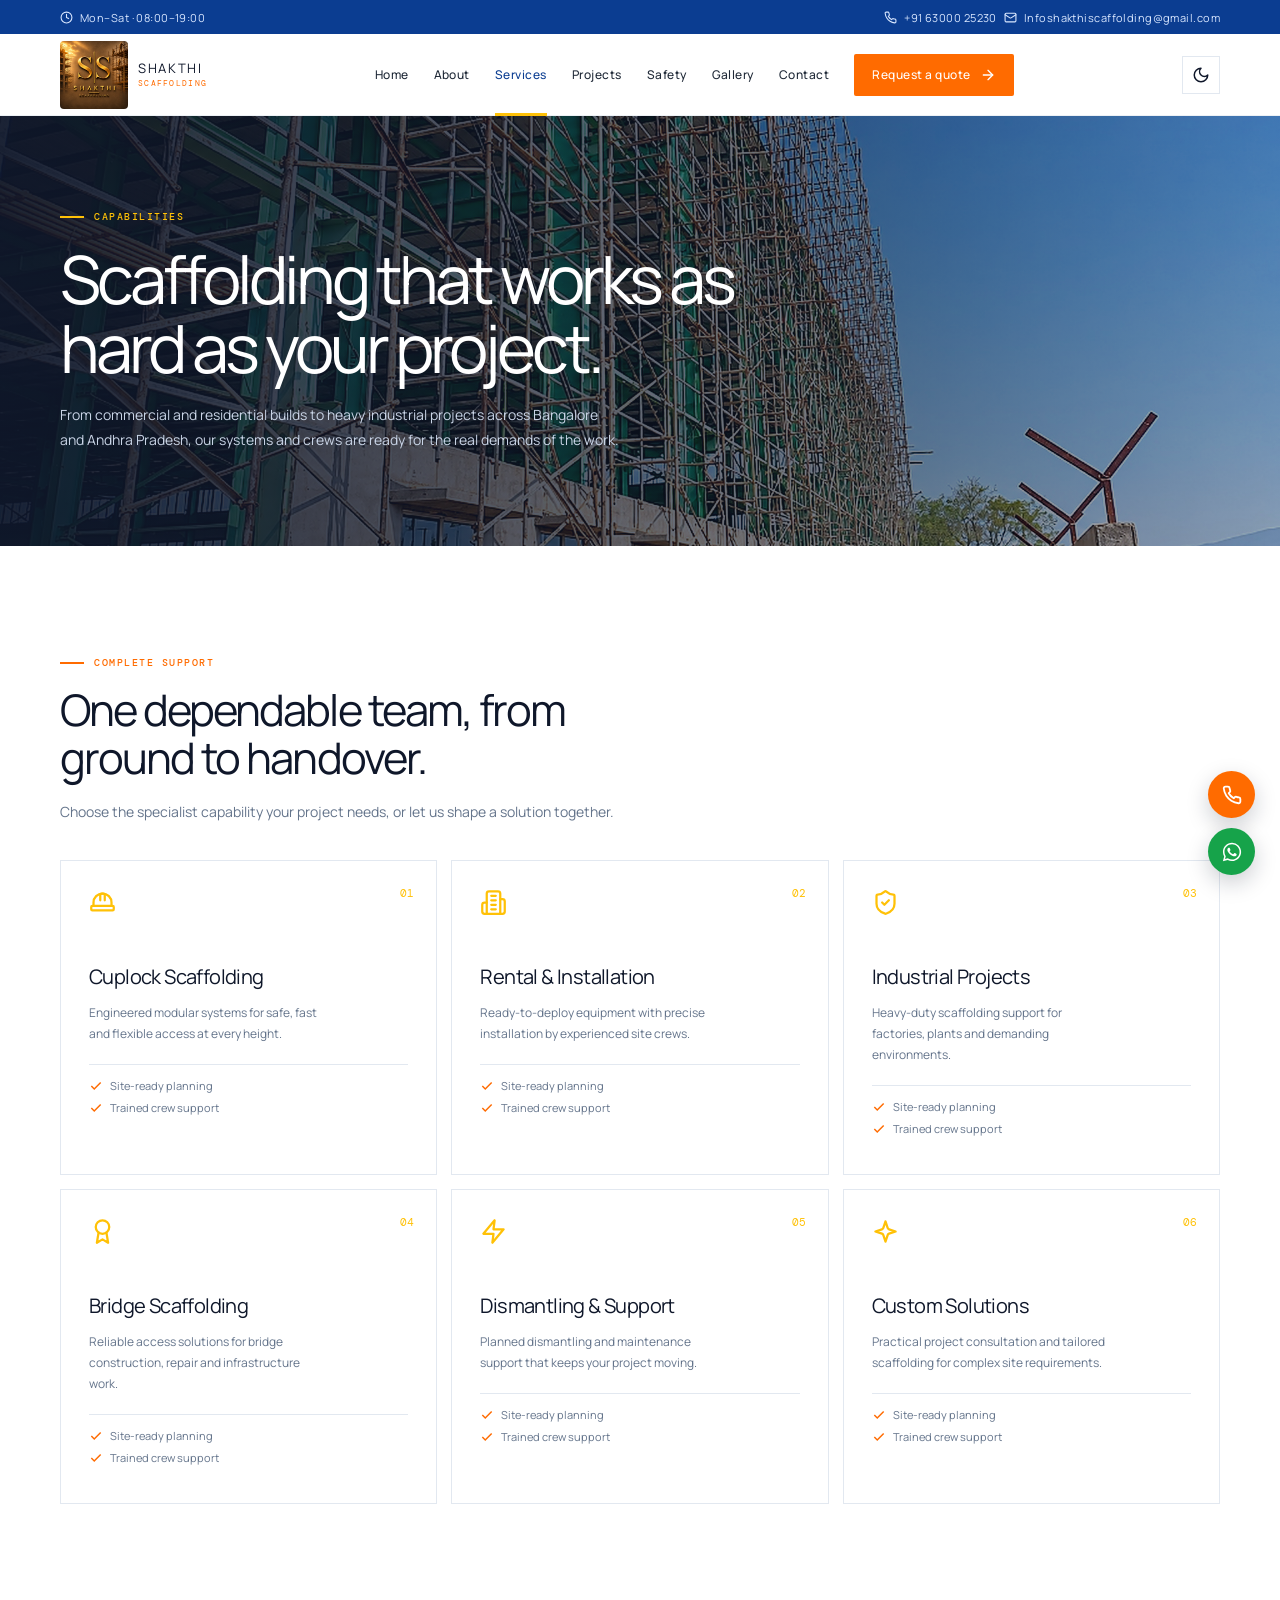
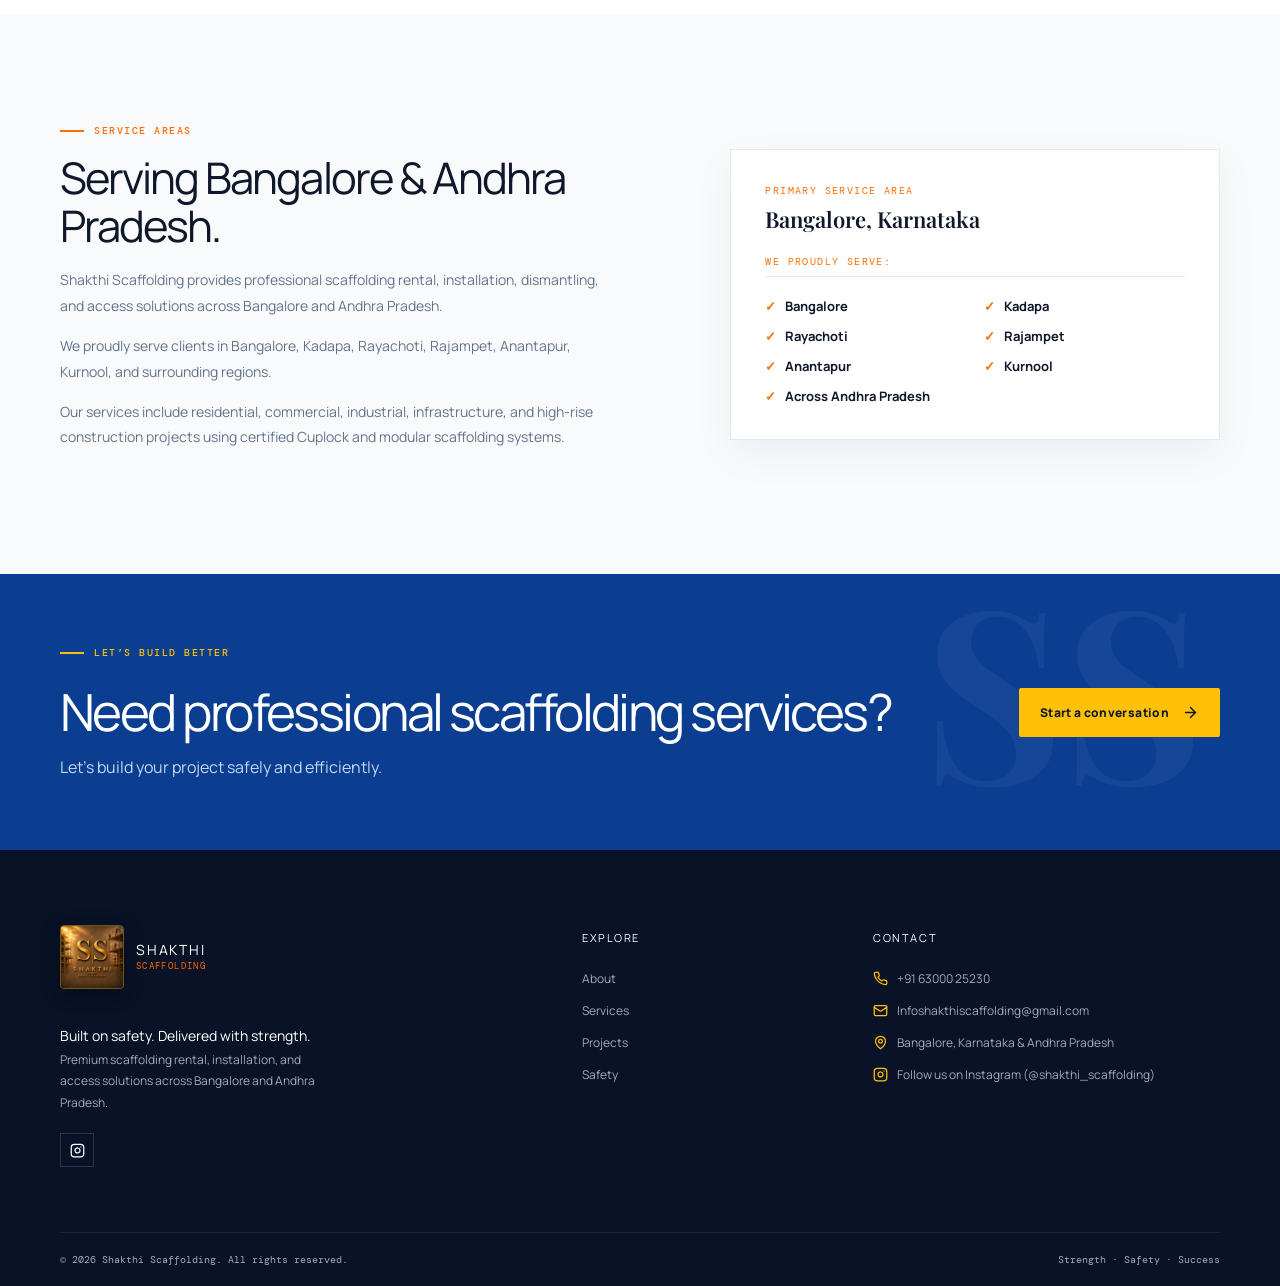
<file: services.html>
<!DOCTYPE html>
<html lang="en">
<head>
  <meta charset="UTF-8">
  <meta name="viewport" content="width=device-width, initial-scale=1.0">
  <title>Services | Shakthi Scaffolding — Bangalore &amp; Andhra Pradesh</title>
  <meta name="description" content="Shakthi Scaffolding provides professional Cuplock scaffolding rental, installation, dismantling, and access solutions across Bangalore, Kadapa, Rayachoti, Rajampet, Anantapur, Kurnool, and Andhra Pradesh. Safe, certified, and reliable scaffolding for residential, commercial, industrial, and infrastructure projects.">
  <meta name="keywords" content="Scaffolding Bangalore, Scaffolding Rental Bangalore, Cuplock Scaffolding Bangalore, Industrial Scaffolding Bangalore, Commercial Scaffolding Bangalore, Construction Scaffolding Bangalore, Scaffolding Contractor Bangalore, Scaffolding Karnataka, Scaffolding Andhra Pradesh, Scaffolding Kadapa, Scaffolding Rayachoti, Scaffolding Rajampet, Scaffolding Anantapur, Scaffolding Kurnool, Scaffolding Rental Andhra Pradesh, Best Scaffolding Company Bangalore">
  <link rel="preconnect" href="https://fonts.googleapis.com">
  <link rel="preconnect" href="https://fonts.gstatic.com" crossorigin>
  <link href="https://fonts.googleapis.com/css2?family=DM+Mono:wght@400;500&family=Manrope:wght@400;500;600;700;800&family=Playfair+Display:ital,wght@0,600;0,700;1,600;1,700&display=swap" rel="stylesheet">
  <link rel="stylesheet" href="styles.css">
  <link rel="icon" type="image/png" href="assets/images/brand-logo.png">
</head>
<body>
  <div class="app">
    
    <!-- Top Contact Bar -->
    <div class="topline">
      <div class="shell topline-inner">
        <span>
          <svg width="13" height="13" viewBox="0 0 24 24" fill="none" stroke="currentColor" stroke-width="2" stroke-linecap="round" stroke-linejoin="round">
            <circle cx="12" cy="12" r="10"></circle>
            <polyline points="12 6 12 12 16 14"></polyline>
          </svg>
          Mon–Sat · 08:00–19:00
        </span>
        <span class="top-contact">
          <a href="tel:+916300025230" data-testid="top-phone-link">
            <svg width="13" height="13" viewBox="0 0 24 24" fill="none" stroke="currentColor" stroke-width="2" stroke-linecap="round" stroke-linejoin="round">
              <path d="M22 16.92v3a2 2 0 0 1-2.18 2 19.79 19.79 0 0 1-8.63-3.07 19.5 19.5 0 0 1-6-6 19.79 19.79 0 0 1-3.07-8.67A2 2 0 0 1 4.11 2h3a2 2 0 0 1 2 1.72 12.84 12.84 0 0 0 .7 2.81 2 2 0 0 1-.45 2.11L8.09 9.91a16 16 0 0 0 6 6l1.27-1.27a2 2 0 0 1 2.11-.45 12.84 12.84 0 0 0 2.81.7A2 2 0 0 1 22 16.92z"></path>
            </svg>
            +91 63000 25230
          </a>
          <a href="mailto:Infoshakthiscaffolding@gmail.com" data-testid="top-email-link">
            <svg width="13" height="13" viewBox="0 0 24 24" fill="none" stroke="currentColor" stroke-width="2" stroke-linecap="round" stroke-linejoin="round">
              <rect width="20" height="16" x="2" y="4" rx="2"></rect>
              <path d="m22 7-8.97 5.7a1.94 1.94 0 0 1-2.06 0L2 7"></path>
            </svg>
            Infoshakthiscaffolding@gmail.com
          </a>
        </span>
      </div>
    </div>

    <!-- Header & Navigation -->
    <header class="site-header">
      <div class="shell header-inner">
        <a class="brand" href="index.html" data-testid="brand-logo-link">
          <img src="assets/images/brand-logo.png?v=2" alt="Shakthi Scaffolding logo">
          <span class="brand-name">
            <span class="brand-title">SHAKTHI</span>
            <small>SCAFFOLDING</small>
          </span>
          <span class="brand-mobile">S<span>/</span>S</span>
        </a>

        <nav class="main-nav" id="mainNav">
          <a href="index.html" data-testid="nav-home-link">Home</a>
          <a href="about.html" data-testid="nav-about-link">About</a>
          <a href="services.html" class="active" data-testid="nav-services-link">Services</a>
          <a href="projects.html" data-testid="nav-projects-link">Projects</a>
          <a href="safety.html" data-testid="nav-safety-link">Safety</a>
          <a href="gallery.html" data-testid="nav-gallery-link">Gallery</a>
          <a href="contact.html" data-testid="nav-contact-link">Contact</a>
          <a href="contact.html" class="nav-cta" data-testid="nav-quote-link">
            Request a quote
            <svg width="16" height="16" viewBox="0 0 24 24" fill="none" stroke="currentColor" stroke-width="2" stroke-linecap="round" stroke-linejoin="round">
              <path d="M5 12h14"></path>
              <path d="m12 5 7 7-7 7"></path>
            </svg>
          </a>
        </nav>

        <div class="header-tools">
          <button class="icon-button" id="themeToggle" aria-label="Toggle dark mode" data-testid="dark-mode-toggle">
            <svg class="theme-moon" width="18" height="18" viewBox="0 0 24 24" fill="none" stroke="currentColor" stroke-width="2" stroke-linecap="round" stroke-linejoin="round">
              <path d="M12 3a6 6 0 0 0 9 9 9 9 0 1 1-9-9Z"></path>
            </svg>
            <svg class="theme-sun" width="18" height="18" viewBox="0 0 24 24" fill="none" stroke="currentColor" stroke-width="2" stroke-linecap="round" stroke-linejoin="round" style="display:none;">
              <circle cx="12" cy="12" r="4"></circle>
              <path d="M12 2v2"></path>
              <path d="M12 20v2"></path>
              <path d="m4.93 4.93 1.41 1.41"></path>
              <path d="m17.66 17.66 1.41 1.41"></path>
              <path d="M2 12h2"></path>
              <path d="M20 12h2"></path>
              <path d="m6.34 17.66-1.41 1.41"></path>
              <path d="m19.07 4.93-1.41 1.41"></path>
            </svg>
          </button>
          <button class="menu-button" id="menuToggle" aria-label="Toggle menu" data-testid="mobile-menu-toggle">
            <svg width="20" height="20" viewBox="0 0 24 24" fill="none" stroke="currentColor" stroke-width="2" stroke-linecap="round" stroke-linejoin="round">
              <line x1="4" x2="20" y1="12" y2="12"></line>
              <line x1="4" x2="20" y1="6" y2="6"></line>
              <line x1="4" x2="20" y1="18" y2="18"></line>
            </svg>
          </button>
        </div>
      </div>
    </header>
  
    <main>
      
  
    <section class="inner-hero">
      <div class="inner-hero-image" style="background-image: linear-gradient(90deg, rgba(15,23,42,.95), rgba(15,23,42,.35)), url('assets/images/industrial-exact.jpg');"></div>
      <div class="shell inner-hero-content">
        <span class="eyebrow light-eyebrow"><span></span> Capabilities</span>
        <h1>Scaffolding that works as hard as your project.</h1>
        <p>From commercial and residential builds to heavy industrial projects across Bangalore and Andhra Pradesh, our systems and crews are ready for the real demands of the work.</p>
      </div>
    </section>
  

  <section class="section">
    <div class="shell">
      <div class="section-head">
        <div class="eyebrow"><span></span> Complete support</div>
        <h2>One dependable team, from ground to handover.</h2>
        <p>Choose the specialist capability your project needs, or let us shape a solution together.</p>
      </div>

      <div class="service-grid service-grid-large">
        <div class="service-card service-card-light" data-testid="services-card-1">
          <span class="service-index">01</span>
          <svg class="service-icon" viewBox="0 0 24 24" fill="none" stroke="currentColor" stroke-width="2" stroke-linecap="round" stroke-linejoin="round">
            <path d="M2 18a1 1 0 0 0 1 1h18a1 1 0 0 0 1-1v-2a1 1 0 0 0-1-1H3a1 1 0 0 0-1 1v2z"></path>
            <path d="M10 10V5a1 1 0 0 1 1-1h2a1 1 0 0 1 1 1v5"></path>
            <path d="M4 15v-3a8 8 0 0 1 16 0v3"></path>
          </svg>
          <h3>Cuplock Scaffolding</h3>
          <p>Engineered modular systems for safe, fast and flexible access at every height.</p>
          <ul>
            <li>
              <svg width="14" height="14" viewBox="0 0 24 24" fill="none" stroke="currentColor" stroke-width="2.5"><polyline points="20 6 9 17 4 12"></polyline></svg>
              Site-ready planning
            </li>
            <li>
              <svg width="14" height="14" viewBox="0 0 24 24" fill="none" stroke="currentColor" stroke-width="2.5"><polyline points="20 6 9 17 4 12"></polyline></svg>
              Trained crew support
            </li>
          </ul>
        </div>

        <div class="service-card service-card-light" data-testid="services-card-2">
          <span class="service-index">02</span>
          <svg class="service-icon" viewBox="0 0 24 24" fill="none" stroke="currentColor" stroke-width="2" stroke-linecap="round" stroke-linejoin="round">
            <path d="M6 22V4a2 2 0 0 1 2-2h8a2 2 0 0 1 2 2v18Z"></path>
            <path d="M6 12H4a2 2 0 0 0-2 2v6a2 2 0 0 0 2 2h2"></path>
            <path d="M18 9h2a2 2 0 0 1 2 2v9a2 2 0 0 1-2 2h-2"></path>
            <path d="M10 6h4"></path>
            <path d="M10 10h4"></path>
            <path d="M10 14h4"></path>
            <path d="M10 18h4"></path>
          </svg>
          <h3>Rental &amp; Installation</h3>
          <p>Ready-to-deploy equipment with precise installation by experienced site crews.</p>
          <ul>
            <li>
              <svg width="14" height="14" viewBox="0 0 24 24" fill="none" stroke="currentColor" stroke-width="2.5"><polyline points="20 6 9 17 4 12"></polyline></svg>
              Site-ready planning
            </li>
            <li>
              <svg width="14" height="14" viewBox="0 0 24 24" fill="none" stroke="currentColor" stroke-width="2.5"><polyline points="20 6 9 17 4 12"></polyline></svg>
              Trained crew support
            </li>
          </ul>
        </div>

        <div class="service-card service-card-light" data-testid="services-card-3">
          <span class="service-index">03</span>
          <svg class="service-icon" viewBox="0 0 24 24" fill="none" stroke="currentColor" stroke-width="2" stroke-linecap="round" stroke-linejoin="round">
            <path d="M20 13c0 5-3.5 7.5-7.66 8.95a1 1 0 0 1-.67-.01C7.5 20.5 4 18 4 13V6a1 1 0 0 1 1-1c2 0 4.5-1.2 6.24-2.72a1.17 1.17 0 0 1 1.52 0C14.51 3.81 17 5 19 5a1 1 0 0 1 1 1z"></path>
            <path d="m9 12 2 2 4-4"></path>
          </svg>
          <h3>Industrial Projects</h3>
          <p>Heavy-duty scaffolding support for factories, plants and demanding environments.</p>
          <ul>
            <li>
              <svg width="14" height="14" viewBox="0 0 24 24" fill="none" stroke="currentColor" stroke-width="2.5"><polyline points="20 6 9 17 4 12"></polyline></svg>
              Site-ready planning
            </li>
            <li>
              <svg width="14" height="14" viewBox="0 0 24 24" fill="none" stroke="currentColor" stroke-width="2.5"><polyline points="20 6 9 17 4 12"></polyline></svg>
              Trained crew support
            </li>
          </ul>
        </div>

        <div class="service-card service-card-light" data-testid="services-card-4">
          <span class="service-index">04</span>
          <svg class="service-icon" viewBox="0 0 24 24" fill="none" stroke="currentColor" stroke-width="2" stroke-linecap="round" stroke-linejoin="round">
            <circle cx="12" cy="8" r="6"></circle>
            <path d="M15.477 12.89 17 22l-5-3-5 3 1.523-9.11"></path>
          </svg>
          <h3>Bridge Scaffolding</h3>
          <p>Reliable access solutions for bridge construction, repair and infrastructure work.</p>
          <ul>
            <li>
              <svg width="14" height="14" viewBox="0 0 24 24" fill="none" stroke="currentColor" stroke-width="2.5"><polyline points="20 6 9 17 4 12"></polyline></svg>
              Site-ready planning
            </li>
            <li>
              <svg width="14" height="14" viewBox="0 0 24 24" fill="none" stroke="currentColor" stroke-width="2.5"><polyline points="20 6 9 17 4 12"></polyline></svg>
              Trained crew support
            </li>
          </ul>
        </div>

        <div class="service-card service-card-light" data-testid="services-card-5">
          <span class="service-index">05</span>
          <svg class="service-icon" viewBox="0 0 24 24" fill="none" stroke="currentColor" stroke-width="2" stroke-linecap="round" stroke-linejoin="round">
            <polygon points="13 2 3 14 12 14 11 22 21 10 12 10 13 2"></polygon>
          </svg>
          <h3>Dismantling &amp; Support</h3>
          <p>Planned dismantling and maintenance support that keeps your project moving.</p>
          <ul>
            <li>
              <svg width="14" height="14" viewBox="0 0 24 24" fill="none" stroke="currentColor" stroke-width="2.5"><polyline points="20 6 9 17 4 12"></polyline></svg>
              Site-ready planning
            </li>
            <li>
              <svg width="14" height="14" viewBox="0 0 24 24" fill="none" stroke="currentColor" stroke-width="2.5"><polyline points="20 6 9 17 4 12"></polyline></svg>
              Trained crew support
            </li>
          </ul>
        </div>

        <div class="service-card service-card-light" data-testid="services-card-6">
          <span class="service-index">06</span>
          <svg class="service-icon" viewBox="0 0 24 24" fill="none" stroke="currentColor" stroke-width="2" stroke-linecap="round" stroke-linejoin="round">
            <path d="m12 3-1.912 5.813a2 2 0 0 1-1.275 1.275L3 12l5.813 1.912a2 2 0 0 1 1.275 1.275L12 21l1.912-5.813a2 2 0 0 1 1.275-1.275L21 12l-5.813-1.912a2 2 0 0 1-1.275-1.275L12 3Z"></path>
          </svg>
          <h3>Custom Solutions</h3>
          <p>Practical project consultation and tailored scaffolding for complex site requirements.</p>
          <ul>
            <li>
              <svg width="14" height="14" viewBox="0 0 24 24" fill="none" stroke="currentColor" stroke-width="2.5"><polyline points="20 6 9 17 4 12"></polyline></svg>
              Site-ready planning
            </li>
            <li>
              <svg width="14" height="14" viewBox="0 0 24 24" fill="none" stroke="currentColor" stroke-width="2.5"><polyline points="20 6 9 17 4 12"></polyline></svg>
              Trained crew support
            </li>
          </ul>
        </div>
      </div>
    </div>
  </section>

  <!-- Service Areas Coverage -->
  <section class="section service-areas-section">
    <div class="shell service-areas-grid">
      <div class="area-lead-copy">
        <div class="section-head">
          <div class="eyebrow"><span></span> Service areas</div>
          <h2>Serving Bangalore &amp; Andhra Pradesh.</h2>
        </div>
        <p>Shakthi Scaffolding provides professional scaffolding rental, installation, dismantling, and access solutions across Bangalore and Andhra Pradesh.</p>
        <p>We proudly serve clients in Bangalore, Kadapa, Rayachoti, Rajampet, Anantapur, Kurnool, and surrounding regions.</p>
        <p>Our services include residential, commercial, industrial, infrastructure, and high-rise construction projects using certified Cuplock and modular scaffolding systems.</p>
      </div>

      <div class="area-card">
        <div class="area-tier">
          <span class="area-tier-label">Primary Service Area</span>
          <div class="area-primary-value">Bangalore, Karnataka</div>
        </div>
        <span class="area-tier-label">We proudly serve:</span>
        <ul class="area-checklist">
          <li><span class="area-check-mark">&#10003;</span> Bangalore</li>
          <li><span class="area-check-mark">&#10003;</span> Kadapa</li>
          <li><span class="area-check-mark">&#10003;</span> Rayachoti</li>
          <li><span class="area-check-mark">&#10003;</span> Rajampet</li>
          <li><span class="area-check-mark">&#10003;</span> Anantapur</li>
          <li><span class="area-check-mark">&#10003;</span> Kurnool</li>
          <li class="area-full"><span class="area-check-mark">&#10003;</span> Across Andhra Pradesh</li>
        </ul>
      </div>
    </div>
  </section>

  
    <section class="cta-section">
      <div class="shell cta-inner">
        <div>
          <span class="eyebrow light-eyebrow"><span></span> Let’s build better</span>
          <h2>Need professional scaffolding services?</h2>
          <p>Let’s build your project safely and efficiently.</p>
        </div>
        <a href="contact.html" class="button" data-testid="cta-quote-button">
          Start a conversation
          <svg width="17" height="17" viewBox="0 0 24 24" fill="none" stroke="currentColor" stroke-width="2" stroke-linecap="round" stroke-linejoin="round">
            <path d="M5 12h14"></path>
            <path d="m12 5 7 7-7 7"></path>
          </svg>
        </a>
      </div>
    </section>
  

    </main>
    
    <footer class="footer">
      <div class="shell footer-grid">
        <div>
          <a class="footer-brand" href="index.html" aria-label="Shakthi Scaffolding Homepage">
            <img src="assets/images/brand-logo.png?v=2" alt="Shakthi Scaffolding logo" class="footer-logo-img">
            <div class="footer-brand-text">
              <span class="footer-brand-name">SHAKTHI</span>
              <span class="footer-brand-sub">SCAFFOLDING</span>
            </div>
          </a>
          <p class="footer-lead">Built on safety. Delivered with strength.</p>
          <p>Premium scaffolding rental, installation, and access solutions across Bangalore and Andhra Pradesh.</p>
          <div class="socials">
            <a href="https://www.instagram.com/shakthi_scaffolding?vrfl=NG5maXV0N280Njho" target="_blank" rel="noreferrer" aria-label="Follow Shakthi Scaffolding on Instagram" data-testid="footer-instagram-link">
              <svg width="15" height="15" viewBox="0 0 24 24" fill="none" stroke="currentColor" stroke-width="2" stroke-linecap="round" stroke-linejoin="round">
                <rect width="20" height="20" x="2" y="2" rx="5" ry="5"></rect>
                <path d="M16 11.37A4 4 0 1 1 12.63 8 4 4 0 0 1 16 11.37z"></path>
                <line x1="17.5" x2="17.51" y1="6.5" y2="6.5"></line>
              </svg>
            </a>
          </div>
        </div>

        <div>
          <h4>Explore</h4>
          <a href="about.html" data-testid="footer-about-link">About</a>
          <a href="services.html" data-testid="footer-services-link">Services</a>
          <a href="projects.html" data-testid="footer-projects-link">Projects</a>
          <a href="safety.html" data-testid="footer-safety-link">Safety</a>
        </div>

        <div>
          <h4>Contact</h4>
          <a href="tel:+916300025230" data-testid="footer-phone-link">
            <svg width="15" height="15" viewBox="0 0 24 24" fill="none" stroke="currentColor" stroke-width="2" stroke-linecap="round" stroke-linejoin="round">
              <path d="M22 16.92v3a2 2 0 0 1-2.18 2 19.79 19.79 0 0 1-8.63-3.07 19.5 19.5 0 0 1-6-6 19.79 19.79 0 0 1-3.07-8.67A2 2 0 0 1 4.11 2h3a2 2 0 0 1 2 1.72 12.84 12.84 0 0 0 .7 2.81 2 2 0 0 1-.45 2.11L8.09 9.91a16 16 0 0 0 6 6l1.27-1.27a2 2 0 0 1 2.11-.45 12.84 12.84 0 0 0 2.81.7A2 2 0 0 1 22 16.92z"></path>
            </svg>
            +91 63000 25230
          </a>
          <a href="mailto:Infoshakthiscaffolding@gmail.com" data-testid="footer-email-link">
            <svg width="15" height="15" viewBox="0 0 24 24" fill="none" stroke="currentColor" stroke-width="2" stroke-linecap="round" stroke-linejoin="round">
              <rect width="20" height="16" x="2" y="4" rx="2"></rect>
              <path d="m22 7-8.97 5.7a1.94 1.94 0 0 1-2.06 0L2 7"></path>
            </svg>
            Infoshakthiscaffolding@gmail.com
          </a>
          <a href="https://maps.google.com/?q=Bangalore+Karnataka" target="_blank" rel="noreferrer" data-testid="footer-location-link">
            <svg width="15" height="15" viewBox="0 0 24 24" fill="none" stroke="currentColor" stroke-width="2" stroke-linecap="round" stroke-linejoin="round">
              <path d="M20 10c0 6-8 12-8 12s-8-6-8-12a8 8 0 0 1 16 0Z"></path>
              <circle cx="12" cy="10" r="3"></circle>
            </svg>
            Bangalore, Karnataka &amp; Andhra Pradesh
          </a>
          <a href="https://www.instagram.com/shakthi_scaffolding?vrfl=NG5maXV0N280Njho" target="_blank" rel="noreferrer" data-testid="footer-follow-instagram-link">
            <svg width="15" height="15" viewBox="0 0 24 24" fill="none" stroke="currentColor" stroke-width="2" stroke-linecap="round" stroke-linejoin="round">
              <rect width="20" height="20" x="2" y="2" rx="5" ry="5"></rect>
              <path d="M16 11.37A4 4 0 1 1 12.63 8 4 4 0 0 1 16 11.37z"></path>
              <line x1="17.5" x2="17.51" y1="6.5" y2="6.5"></line>
            </svg>
            Follow us on Instagram (@shakthi_scaffolding)
          </a>
        </div>
      </div>

      <div class="shell footer-bottom">
        <span>&copy; 2026 Shakthi Scaffolding. All rights reserved.</span>
        <span>Strength · Safety · Success</span>
      </div>
    </footer>

    <!-- Floating Action Buttons -->
    <div class="floating-actions" aria-label="Quick contact buttons">
      <a class="float-call" href="tel:+916300025230" aria-label="Call Shakthi Scaffolding" data-testid="floating-call-button">
        <svg width="20" height="20" viewBox="0 0 24 24" fill="none" stroke="currentColor" stroke-width="2.2" stroke-linecap="round" stroke-linejoin="round">
          <path d="M22 16.92v3a2 2 0 0 1-2.18 2 19.79 19.79 0 0 1-8.63-3.07 19.5 19.5 0 0 1-6-6 19.79 19.79 0 0 1-3.07-8.67A2 2 0 0 1 4.11 2h3a2 2 0 0 1 2 1.72 12.84 12.84 0 0 0 .7 2.81 2 2 0 0 1-.45 2.11L8.09 9.91a16 16 0 0 0 6 6l1.27-1.27a2 2 0 0 1 2.11-.45 12.84 12.84 0 0 0 2.81.7A2 2 0 0 1 22 16.92z"></path>
        </svg>
      </a>
      <a class="float-wa" href="https://wa.me/916300025230?text=Hello%20Shakthi%20Scaffolding,%20I%20would%20like%20to%20request%20a%20free%20quote." target="_blank" rel="noreferrer" aria-label="WhatsApp Shakthi Scaffolding" data-testid="floating-whatsapp-button">
        <svg width="22" height="22" viewBox="0 0 24 24" fill="currentColor">
          <path d="M12.04 2c-5.46 0-9.91 4.45-9.91 9.91 0 1.75.46 3.45 1.32 4.95L2.05 22l5.25-1.38c1.45.79 3.08 1.21 4.74 1.21 5.46 0 9.91-4.45 9.91-9.91 0-2.65-1.03-5.14-2.9-7.01A9.82 9.82 0 0 0 12.04 2zm0 18.15c-1.49 0-2.95-.4-4.22-1.16l-.3-.18-3.13.82.84-3.05-.2-.31a8.19 8.19 0 0 1-1.26-4.38c0-4.54 3.7-8.24 8.24-8.24 2.2 0 4.27.86 5.83 2.42 1.56 1.56 2.41 3.63 2.41 5.83 0 4.54-3.7 8.25-8.21 8.27zm4.52-6.18c-.25-.12-1.47-.72-1.7-.81-.23-.08-.4-.12-.56.12-.17.25-.65.81-.8.98-.15.17-.3.19-.55.07-.25-.12-1.05-.39-2-1.23-.74-.66-1.23-1.47-1.38-1.72-.15-.25-.02-.38.11-.5.11-.11.25-.29.37-.43.12-.15.17-.25.25-.42.08-.17.04-.31-.02-.43s-.56-1.35-.77-1.85c-.2-.48-.41-.42-.56-.43h-.48c-.17 0-.43.06-.66.31-.23.25-.87.85-.87 2.07s.89 2.4 1.02 2.57c.12.17 1.75 2.67 4.24 3.74.59.26 1.05.41 1.41.53.6.19 1.14.16 1.57.1.48-.07 1.47-.6 1.68-1.18.21-.58.21-1.07.15-1.18-.07-.12-.23-.19-.48-.31z"/>
        </svg>
      </a>
    </div>
  
  </div>
  <script src="script.js"></script>
</body>
</html>
</file>
<file: styles.css>
@import url('https://fonts.googleapis.com/css2?family=DM+Mono:wght@400;500&family=Manrope:wght@300;400;500;600;700;800&family=Playfair+Display:ital,wght@0,400;0,600;0,700;1,400;1,600;1,700&display=swap');

:root {
  --blue: #0b3d91;
  --navy: #0f172a;
  --yellow: #ffc107;
  --orange: #ff6b00;
  --ink: #1f2937;
  --muted: #64748b;
  --pale: #f8fafc;
  --line: #e2e8f0;
  --serif: 'Playfair Display', serif;
  --sans: 'Manrope', sans-serif;
  --mono: 'DM Mono', monospace;
}

* {
  box-sizing: border-box;
  margin: 0;
  padding: 0;
}

html {
  scroll-behavior: smooth;
}

body {
  margin: 0;
  font-family: var(--sans);
  color: var(--ink);
  background: #fff;
  -webkit-font-smoothing: antialiased;
  -moz-osx-font-smoothing: grayscale;
}

a {
  color: inherit;
  text-decoration: none;
}

button, input, textarea {
  font: inherit;
}

button {
  cursor: pointer;
}

.shell {
  width: min(1160px, calc(100% - 48px));
  margin: auto;
}

/* Modal Styles for Quick Quote popup */
.modal-overlay {
  position: fixed;
  inset: 0;
  background: rgba(11, 19, 36, 0.75);
  backdrop-filter: blur(4px);
  z-index: 100;
  display: none;
  place-items: center;
  padding: 20px;
}

.modal-overlay.active {
  display: grid;
}

.modal-dialog {
  background: #fff;
  width: min(520px, 100%);
  border-radius: 4px;
  position: relative;
  box-shadow: 0 25px 60px rgba(0,0,0,0.3);
  overflow: hidden;
  animation: modalIn 0.25s ease-out;
}

.modal-close {
  position: absolute;
  top: 18px;
  right: 18px;
  background: none;
  border: none;
  font-size: 24px;
  color: var(--muted);
  cursor: pointer;
}

.modal-dialog .quote-form {
  box-shadow: none;
  padding: 36px 32px;
}

@keyframes modalIn {
  from { opacity: 0; transform: scale(0.96) translateY(10px); }
  to { opacity: 1; transform: none; }
}


.app{overflow:hidden;background:#fff}.topline{background:#0b3d91;color:#d9e7ff;font-size:11px;letter-spacing:.04em}.topline-inner{display:flex;justify-content:space-between;min-height:34px;align-items:center}.topline span,.top-contact,.top-contact a{display:flex;align-items:center;gap:7px}.top-contact{gap:22px}.site-header{height:82px;background:#fff;border-bottom:1px solid #edf1f5;position:relative;z-index:20}.header-inner{height:100%;display:flex;align-items:center;justify-content:space-between}.brand-mobile{display:none;font-family:var(--serif);font-size:26px;font-weight:700;color:var(--blue)}.brand-mobile span{color:var(--orange)}.main-nav{display:flex;align-items:center;gap:25px;font-size:12px;font-weight:700;letter-spacing:.04em}.main-nav a{height:82px;display:flex;align-items:center;position:relative}.main-nav a:not(.nav-cta):after{content:"";position:absolute;bottom:0;left:0;width:0;height:3px;background:var(--yellow);transition:width .25s}.main-nav a.active,.main-nav a:hover{color:var(--blue)}.main-nav a.active:after,.main-nav a:hover:after{width:100%}.nav-cta{height:42px!important;background:var(--orange);color:#fff!important;padding:0 18px;border-radius:2px;gap:10px;transition:transform .2s,background .2s}.nav-cta:hover{background:#e95b00;transform:translateY(-2px)}.header-tools{display:flex;gap:7px}.icon-button,.menu-button{border:1px solid var(--line);background:white;color:var(--navy);width:38px;height:38px;display:grid;place-items:center}.menu-button{display:none}.button{background:var(--orange);border:0;color:#fff;display:inline-flex;align-items:center;justify-content:center;gap:13px;padding:16px 21px;font-size:12px;font-weight:800;letter-spacing:.03em;border-radius:2px;transition:transform .2s,background .2s,box-shadow .2s}.button:hover{transform:translateY(-3px);background:#e65b00;box-shadow:0 10px 25px #ff6b0030}.button-secondary{background:transparent;color:var(--blue);border:1px solid #c8d3e4}.button-secondary:hover{color:#fff;background:var(--blue)}.hero{height:690px;min-height:calc(100vh - 116px);position:relative;background:var(--navy);color:#fff}.hero-image{position:absolute;inset:0;background:linear-gradient(90deg,rgba(5,16,39,.97) 0%,rgba(5,16,39,.75) 42%,rgba(5,16,39,.2) 100%),url('assets/images/hero-exact.jpg') center/cover;animation:heroIn 1.2s ease both}.hero-content{height:100%;display:flex;align-items:center;position:relative}.hero-copy{width:min(650px);padding-top:35px;animation:rise .8s .15s ease both}.eyebrow{font:500 10px var(--mono);letter-spacing:.15em;text-transform:uppercase;color:var(--orange);display:flex;align-items:center;gap:10px}.light-eyebrow{color:var(--yellow)}.light-eyebrow span,.eyebrow span{width:24px;height:2px;background:currentColor;display:inline-block}.hero h1{font-size:clamp(43px,5.7vw,78px);line-height:1.02;letter-spacing:-.055em;margin:25px 0 23px;max-width:710px}.hero h1 em{color:var(--yellow);font-family:var(--serif);font-weight:600}.hero-copy>p{max-width:520px;color:#d3dceb;line-height:1.8;font-size:15px}.hero-actions{display:flex;align-items:center;gap:27px;margin-top:35px}.text-link{font-weight:800;font-size:12px;display:inline-flex;align-items:center;gap:9px}.light-link{color:#fff}.light-link:hover{color:var(--yellow)}.hero-note{position:absolute;right:0;bottom:76px;border-left:3px solid var(--yellow);background:rgba(5,16,39,.76);backdrop-filter:blur(8px);padding:14px 18px;border-radius:3px;box-shadow:0 10px 28px rgba(0,0,0,.3);display:flex;gap:14px;font-size:12px;animation:rise .8s .5s ease both}.hero-note>span{color:var(--yellow);font:600 12px var(--mono)}.hero-note b,.hero-note small{display:block}.hero-note b{color:#fff;font-weight:700;letter-spacing:.01em}.hero-note small{color:#e2e8f0;margin-top:6px;font-weight:500}.hero-scroll{position:absolute;right:max(24px,calc((100% - 1160px)/2));bottom:24px;font:600 10px var(--mono);text-transform:uppercase;letter-spacing:.12em;color:#fff;background:rgba(5,16,39,.72);backdrop-filter:blur(6px);padding:7px 14px;border:1px solid rgba(255,255,255,.18);border-radius:2px;display:flex;gap:12px;align-items:center}.hero-scroll span{display:block;width:40px;height:2px;background:var(--yellow)}.stats-strip{background:var(--yellow)}.stats-grid{display:grid;grid-template-columns:repeat(4,1fr)}.stat{padding:25px 0;display:flex;align-items:baseline;gap:12px;border-right:1px solid #d69d0059;justify-content:center}.stat:first-child{justify-content:flex-start}.stat:last-child{border:0}.stat strong{font:700 31px var(--serif);color:var(--navy)}.stat span{font-size:11px;font-weight:700;color:#344154}.section{padding:110px 0}.split{display:grid;grid-template-columns:1fr 1fr;gap:100px;align-items:center}.image-stack{position:relative;padding-right:40px}.image-stack img{width:100%;aspect-ratio:1/1.05;object-fit:cover;display:block}.image-badge{position:absolute;right:0;bottom:38px;background:var(--orange);color:#fff;padding:20px 20px;display:flex;gap:12px;align-items:flex-start;font-size:12px;line-height:1.4}.section-head h2{font-size:clamp(31px,3.4vw,49px);line-height:1.1;letter-spacing:-.045em;color:var(--navy);margin:17px 0 17px;max-width:590px}.section-head p{font-size:14px;color:var(--muted);line-height:1.9;max-width:560px;margin:0 0 29px}.value-row{display:flex;gap:35px;margin:38px 0 30px;border-top:1px solid var(--line);padding-top:22px}.value-row div{display:flex;gap:10px;align-items:flex-start}.value-row b{font:11px var(--mono);color:var(--orange)}.value-row span{font-size:11px;font-weight:800;line-height:1.5}.dark-section{background:var(--navy);color:#fff}.section-head.light h2{color:#fff}.section-head.light p{color:#aebbd0}.service-grid{display:grid;grid-template-columns:repeat(3,1fr);gap:14px;margin-top:45px}.service-card{position:relative;display:block;border:1px solid #ffffff22;padding:28px;min-height:270px;transition:background .25s,transform .25s,border .25s}.service-card:hover{background:#19305a;transform:translateY(-6px);border-color:#ffc10780}.service-index{font:11px var(--mono);color:var(--yellow);position:absolute;right:22px;top:25px}.service-icon{color:var(--yellow);width:27px;height:27px;margin-bottom:42px}.service-card h3{font-size:20px;margin:0 0 12px;letter-spacing:-.03em}.service-card p{font-size:12px;color:#aebbd0;line-height:1.75;max-width:235px}.card-arrow{position:absolute;right:25px;bottom:25px;color:var(--orange)}.section-link{margin-top:30px}.safety-band{background:var(--pale)}.safety-content{display:grid;grid-template-columns:1fr 1fr;gap:100px;align-items:center}.safety-quote{border-left:3px solid var(--yellow);padding:15px 0 15px 35px}.safety-quote svg{color:var(--orange);fill:var(--orange)}.safety-quote p{font:600 25px/1.4 var(--serif);max-width:410px;color:var(--navy)}.safety-quote span{font:11px var(--mono);color:var(--muted)}.row-between{display:flex;justify-content:space-between;align-items:flex-end;margin-bottom:35px}.blue-link{color:var(--blue)}.project-grid{display:grid;grid-template-columns:1fr 1fr;gap:17px}.project-card{min-height:370px;position:relative;overflow:hidden;background:var(--navy);display:block}.project-card img{width:100%;height:100%;object-fit:cover;position:absolute;inset:0;transition:transform .55s}.project-card:hover img{transform:scale(1.05)}.project-overlay{position:absolute;inset:0;padding:30px;display:flex;flex-direction:column;justify-content:flex-end;background:linear-gradient(transparent 40%,#0f172ae8)}.project-overlay span{font:10px var(--mono);text-transform:uppercase;letter-spacing:.11em;color:var(--yellow)}.project-overlay h3{color:#fff;font-size:23px;margin:9px 0 0}.project-overlay>svg{position:absolute;right:28px;bottom:28px;color:var(--yellow)}.cta-section{background:var(--blue);color:#fff;padding:72px 0;position:relative}.cta-section:after{content:"SS";position:absolute;right:6%;top:-50px;color:#ffffff0d;font:700 240px var(--serif)}.cta-inner{display:flex;justify-content:space-between;align-items:center;position:relative;z-index:1}.cta-inner h2{font-size:clamp(30px,4vw,53px);letter-spacing:-.05em;margin:17px 0 10px}.cta-inner p{color:#c5d7f7;margin:0}.cta-inner .button{background:var(--yellow);color:var(--navy)}.faq-section{background:#fff}.faq-grid{display:grid;grid-template-columns:.8fr 1.2fr;gap:120px}.faq-list{border-top:1px solid var(--line)}.faq-item{border-bottom:1px solid var(--line)}.faq-item button{width:100%;background:none;border:0;display:flex;justify-content:space-between;text-align:left;padding:23px 0;font-weight:800;color:var(--navy);font-size:13px}.faq-item button svg{color:var(--orange)}.faq-item p{font-size:13px;color:var(--muted);line-height:1.7;margin:-7px 30px 22px 0}.footer{background:#091226;color:#9eacc2;padding-top:75px}.footer-grid{display:grid;grid-template-columns:2fr 1fr 1.5fr;gap:60px;padding-bottom:65px}.footer-brand{font:700 29px var(--serif);color:#fff}.footer-brand span{color:var(--yellow)}.footer-brand b{font:800 14px var(--sans);letter-spacing:.18em;margin-left:10px}.footer p{font-size:12px;line-height:1.8;max-width:265px}.footer-lead{color:#fff;font-size:14px!important;margin:22px 0 0}.footer h4{color:#fff;font-size:11px;letter-spacing:.14em;text-transform:uppercase;margin:5px 0 25px}.footer-grid>div:not(:first-child) a{display:flex;align-items:center;gap:9px;font-size:12px;margin:0 0 15px}.footer-grid>div:not(:first-child) a:hover{color:var(--yellow)}.footer-grid svg{width:15px;color:var(--yellow)}.socials{display:flex;gap:9px;margin-top:20px}.socials a{border:1px solid #ffffff25;width:34px;height:34px;display:grid;place-items:center}.socials svg{width:15px;color:#fff}.footer-bottom{border-top:1px solid #ffffff16;display:flex;justify-content:space-between;padding:20px 0;font:10px var(--mono)}.floating-actions{position:fixed;right:25px;bottom:25px;z-index:30;display:flex;flex-direction:column;gap:10px}.floating-actions a{width:47px;height:47px;border-radius:50%;display:grid;place-items:center;box-shadow:0 8px 22px #0f172a35;color:#fff}.float-call{background:var(--orange)}.float-wa{background:#16a34a;font-size:26px}.inner-hero{height:430px;background:var(--navy);position:relative;color:#fff}.inner-hero-image{position:absolute;inset:0;background-position:center;background-size:cover}.inner-hero-content{position:relative;height:100%;display:flex;flex-direction:column;justify-content:center;max-width:1160px}.inner-hero h1{font-size:clamp(40px,5.2vw,69px);line-height:1.04;letter-spacing:-.06em;max-width:780px;margin:21px 0 19px}.inner-hero p{max-width:560px;color:#c9d4e6;font-size:14px;line-height:1.8;margin:0}.story-grid,.safety-layout,.contact-grid{display:grid;grid-template-columns:1fr 1fr;gap:110px;align-items:start}.body-copy{font-size:14px;line-height:1.9;color:var(--muted);margin:0 0 28px;max-width:530px}.principles{border-top:1px solid var(--line)}.principle{display:grid;grid-template-columns:55px 1fr;gap:15px;padding:28px 0;border-bottom:1px solid var(--line)}.principle>b{font:11px var(--mono);color:var(--orange)}.principle h3{margin:0 0 9px;color:var(--navy);font-size:18px}.principle p{font-size:13px;line-height:1.7;color:var(--muted);margin:0}.service-grid-large{grid-template-columns:repeat(3,1fr);margin-top:35px}.service-card-light{border-color:var(--line);min-height:315px}.service-card-light:hover{background:#f8fafc;border-color:#b7c9e8}.service-card-light h3{color:var(--navy)}.service-card-light p{color:var(--muted)}.service-card-light ul{list-style:none;padding:10px 0 0;border-top:1px solid var(--line);margin-top:20px;color:var(--muted);font-size:11px;line-height:2}.service-card-light li{display:flex;align-items:center;gap:7px}.service-card-light li svg{width:14px;color:var(--orange)}.project-grid-large{grid-template-columns:repeat(2,1fr)}.project-grid-large .project-card{min-height:430px}.center-action{text-align:center;margin-top:40px}.safety-layout{align-items:center}.safety-list{border-top:1px solid var(--line);margin-top:40px}.safety-item{display:grid;grid-template-columns:40px 1fr 22px;gap:10px;padding:22px 0;border-bottom:1px solid var(--line);align-items:start}.safety-item>span{font:11px var(--mono);color:var(--orange)}.safety-item h3{font-size:15px;color:var(--navy);margin:0 0 6px}.safety-item p{font-size:12px;line-height:1.6;color:var(--muted);margin:0}.safety-item>svg{color:var(--blue);width:19px}.safety-photo{width:100%;aspect-ratio:1/1.15;object-fit:cover}.gallery-grid{display:grid;grid-template-columns:1.15fr .85fr .85fr;grid-auto-rows:235px;gap:15px}.gallery-item{border:0;padding:0;position:relative;overflow:hidden;background:var(--navy);text-align:left}.gallery-item img{width:100%;height:100%;object-fit:cover;transition:transform .5s}.gallery-item:hover img{transform:scale(1.07)}.gallery-item:after{content:"";position:absolute;inset:35% 0 0;background:linear-gradient(transparent,#0f172acc)}.gallery-item span{position:absolute;z-index:2;bottom:19px;left:20px;color:#fff;display:flex;flex-direction:column;gap:7px}.gallery-item small{color:var(--yellow);font:10px var(--mono);text-transform:uppercase}.gallery-item b{font-size:15px}.gallery-1{grid-row:span 2}.gallery-4{grid-column:span 2}.lightbox{position:fixed;z-index:50;inset:0;background:#050b17e8;display:grid;place-items:center;padding:35px}.lightbox img{max-height:90vh;max-width:90vw;object-fit:contain}.lightbox button{position:absolute;top:22px;right:25px;background:none;border:0;color:#fff}.contact-section{background:var(--pale)}.contact-details{display:flex;flex-direction:column;gap:20px;margin-top:35px}.contact-details a{display:flex;gap:14px;align-items:center}.contact-details a>svg{color:var(--orange);width:20px}.contact-details small,.contact-details b{display:block}.contact-details small{color:var(--muted);font:10px var(--mono);text-transform:uppercase;margin-bottom:4px}.contact-details b{font-size:13px;color:var(--navy)}.map-panel{height:145px;background:#d8e0df;position:relative;display:flex;flex-direction:column;justify-content:center;align-items:center;gap:9px;color:var(--blue);margin-top:37px;overflow:hidden}.map-panel>svg{z-index:1;color:var(--orange);width:28px;height:28px}.map-panel span{z-index:1;font-size:11px;font-weight:800;display:flex;gap:7px;align-items:center}.map-gridlines{position:absolute;inset:-50%;opacity:.45;background:linear-gradient(30deg,transparent 47%,#94a7a555 48%,transparent 50%),linear-gradient(130deg,transparent 47%,#94a7a555 48%,transparent 50%),linear-gradient(#ffffff88 1px,transparent 1px),linear-gradient(90deg,#ffffff88 1px,transparent 1px);background-size:180px 140px,180px 140px,60px 60px,60px 60px;transform:rotate(-14deg)}.quote-form{background:#fff;padding:38px;box-shadow:0 15px 50px #0f172a12}.form-kicker{font:10px var(--mono);color:var(--orange);letter-spacing:.15em}.quote-form h3{font-size:27px;color:var(--navy);letter-spacing:-.04em;margin:13px 0 27px}.quote-form label{display:block;color:var(--muted);font:10px var(--mono);text-transform:uppercase;letter-spacing:.05em;margin-top:18px}.quote-form input,.quote-form textarea{width:100%;border:0;border-bottom:1px solid var(--line);padding:12px 0;color:var(--navy);outline:0;resize:vertical;background:transparent;font:13px var(--sans);text-transform:none;letter-spacing:0}.quote-form input:focus,.quote-form textarea:focus{border-color:var(--orange)}.form-actions{display:flex;align-items:center;gap:20px;margin-top:25px}.email-submit{font-size:11px;color:var(--blue);font-weight:800;display:flex;align-items:center;gap:7px}.dark-theme{background:#0b1324;color:#e5edf9}.dark-theme .site-header,.dark-theme .faq-section,.dark-theme .quote-form{background:#111d33}.dark-theme .section,.dark-theme .safety-band{background:#0b1324}.dark-theme .section-head h2,.dark-theme .principle h3,.dark-theme .safety-item h3,.dark-theme .quote-form h3,.dark-theme .faq-item button,.dark-theme .contact-details b{color:#f5f8ff}.dark-theme .section-head p,.dark-theme .body-copy,.dark-theme .principle p,.dark-theme .safety-item p,.dark-theme .faq-item p{color:#a9b8ce}.dark-theme .service-card-light{border-color:#ffffff20;background:#111d33}.dark-theme .service-card-light:hover{background:#192a48}.dark-theme .header-tools button{background:#111d33;color:#fff;border-color:#ffffff22}.dark-theme .topline{background:#061a43}.dark-theme .footer{background:#050b17}.dark-theme .map-panel{background:#253743}@keyframes rise{from{opacity:0;transform:translateY(22px)}to{opacity:1;transform:none}}@keyframes heroIn{from{transform:scale(1.05);opacity:.6}to{transform:none;opacity:1}}
@media(max-width:850px){.shell{width:min(100% - 34px,620px)}.top-contact{display:none}.site-header{height:70px}.brand img{display:none}.brand-mobile{display:block}.menu-button{display:grid}.main-nav{display:none;position:absolute;top:70px;left:0;right:0;background:#fff;padding:12px 17px 20px;box-shadow:0 18px 25px #0f172a18;flex-direction:column;align-items:stretch;gap:0}.main-nav.open{display:flex}.main-nav a{height:45px}.main-nav .nav-cta{justify-content:center;height:44px!important;margin-top:10px}.hero{min-height:650px;height:calc(100vh - 104px)}.hero h1{font-size:45px}.hero-note,.hero-scroll{display:none}.stats-grid{grid-template-columns:repeat(2,1fr)}.stat,.stat:first-child{justify-content:flex-start;padding:20px 10px}.stat:nth-child(2){border-right:0}.section{padding:72px 0}.split,.safety-content,.story-grid,.safety-layout,.contact-grid,.faq-grid{grid-template-columns:1fr;gap:50px}.image-stack{padding-right:20px}.service-grid,.service-grid-large{grid-template-columns:1fr}.service-card{min-height:235px}.service-icon{margin-bottom:26px}.row-between{display:block}.row-between>.text-link{margin-top:0}.project-grid,.project-grid-large{grid-template-columns:1fr}.project-card,.project-grid-large .project-card{min-height:330px}.cta-inner{display:block}.cta-inner .button{margin-top:25px}.footer-grid{grid-template-columns:1fr 1fr;gap:36px}.footer-grid>div:first-child{grid-column:span 2}.footer-bottom{display:block;line-height:2}.footer-bottom span{display:block}.inner-hero{height:390px}.inner-hero h1{font-size:44px}.gallery-grid{grid-template-columns:1fr 1fr;grid-auto-rows:180px}.gallery-1{grid-row:span 2}.gallery-4{grid-column:span 2}.quote-form{padding:28px 22px}.form-actions{display:block}.form-actions .button,.email-submit{width:100%;margin-top:10px}.floating-actions{right:15px;bottom:15px}.safety-photo{max-height:450px;object-fit:cover}}
@media(max-width:450px){.hero h1{font-size:39px}.hero-copy>p{font-size:13px}.hero-actions{gap:17px}.button{padding:14px 16px}.gallery-grid{grid-template-columns:1fr;grid-auto-rows:230px}.gallery-1,.gallery-4{grid-column:auto;grid-row:auto}.footer-grid{grid-template-columns:1fr}.footer-grid>div:first-child{grid-column:auto}}
.brand{display:flex;align-items:center;gap:10px}.brand-name{display:flex;flex-direction:column;gap:2px;color:var(--navy);letter-spacing:.13em}.brand-name b{font-size:13px}.brand-name small{font:8px var(--mono);letter-spacing:.16em;color:var(--orange)}
@media(max-width:850px){.brand-name{display:none}.brand img{display:none}.brand-mobile{display:block}}
.projects-stories{background:var(--pale)}.stories-intro{display:flex;justify-content:space-between;align-items:flex-end;gap:40px}.profile-note{display:flex;align-items:center;gap:8px;color:var(--blue);font:10px var(--mono);text-transform:uppercase;letter-spacing:.08em;padding-bottom:33px;white-space:nowrap}.profile-note svg{color:var(--orange)}.story-tabs{display:flex;gap:0;border-bottom:1px solid var(--line);margin-top:32px;overflow-x:auto}.story-tabs button{border:0;border-bottom:3px solid transparent;background:transparent;color:var(--muted);padding:17px 18px 16px;min-width:max-content;text-align:left;font-size:12px;font-weight:800;transition:color .2s,border-color .2s}.story-tabs button:first-child{padding-left:0}.story-tabs button span{color:var(--orange);font:10px var(--mono);margin-right:10px}.story-tabs button:hover,.story-tabs button.active{color:var(--navy);border-bottom-color:var(--yellow)}.project-proof{background:var(--navy);color:#fff}.project-proof .section-head h2{color:#fff}.project-proof .section-head p{color:#aebbd0}.proof-grid{display:grid;grid-template-columns:1fr 1fr;gap:110px;align-items:center}.proof-stats{border-top:1px solid #ffffff2b}.proof-stats div{display:flex;align-items:center;gap:20px;border-bottom:1px solid #ffffff2b;padding:23px 0}.proof-stats strong{color:var(--yellow);font:12px var(--mono)}.proof-stats span{font:600 18px var(--serif)}
@media(max-width:850px){.stories-intro{display:block}.profile-note{padding:0;margin-top:-13px}.story-tabs button{padding-left:13px;padding-right:13px}.story-tabs button:first-child{padding-left:0}.proof-grid{grid-template-columns:1fr;gap:45px}}

/* Footer Brand with Logo */
.footer-brand {
  display: inline-flex;
  align-items: center;
  gap: 12px;
  text-decoration: none;
  margin-bottom: 12px;
}
.footer-logo-img {
  display: block;
  width: 64px;
  height: 64px;
  object-fit: contain;
  image-rendering: auto;
  flex-shrink: 0;
  border-radius: 4px;
  border: 1px solid rgba(255, 193, 7, 0.4);
  box-shadow: 0 4px 18px rgba(0, 0, 0, 0.4);
  transition: border-color 0.25s ease;
}
.footer-brand:hover .footer-logo-img {
  border-color: var(--yellow);
}
.footer-brand-text {
  display: flex;
  flex-direction: column;
  gap: 2px;
}
.footer-brand .footer-brand-name {
  font-family: var(--sans);
  font-size: 14px;
  font-weight: 400 !important;
  color: #ffffff !important;
  letter-spacing: 0.13em;
  line-height: 1.2;
}
.footer-brand .footer-brand-sub {
  font-family: var(--mono);
  font-size: 8.5px;
  font-weight: 400;
  letter-spacing: 0.16em;
  color: var(--orange) !important;
  text-transform: uppercase;
}

.main-nav {
  font-weight: normal;
}
.main-nav a {
  font-weight: 500;
}

/* Top Header Brand (matching reference screenshot: normal weight, 13px, navy & orange, no bold) */
.brand {
  display: flex;
  align-items: center;
  gap: 10px;
}
.brand img {
  display: block;
  width: 68px;
  height: 68px;
  object-fit: contain;
  image-rendering: auto;
  flex-shrink: 0;
  border-radius: 4px;
}
@media (max-width: 850px) {
  .brand img {
    display: none;
  }
}
.brand-name {
  display: flex;
  flex-direction: column;
  gap: 2px;
}
.brand-name b,
.brand-name .brand-title,
.brand-name span:first-child {
  font-family: var(--sans);
  font-size: 13px;
  font-weight: 400 !important;
  color: var(--navy);
  letter-spacing: 0.13em;
  line-height: 1.2;
}
.brand-name small {
  font-family: var(--mono);
  font-size: 8px;
  font-weight: 400 !important;
  letter-spacing: 0.16em;
  color: var(--orange);
  text-transform: uppercase;
}

/* ==========================================================================
   GLOBAL NORMAL WEIGHT HEADINGS (NON-BOLD) ACROSS COMPLETE WEBSITE
   ========================================================================== */
h1, h2, h3, h4, h5, h6,
.hero h1,
.inner-hero h1,
.section-head h2,
.cta-inner h2,
.case-copy h2,
.service-card h3,
.project-overlay h3,
.principle h3,
.safety-item h3,
.quote-form h3 {
  font-weight: 400 !important;
}

h1 em,
.hero h1 em,
.inner-hero h1 em {
  font-weight: 400 !important;
}

/* ==========================================================================
   COMPREHENSIVE DARK MODE SUPPORT (HIGH CONTRAST & FULL TEXT VISIBILITY)
   ========================================================================== */
body.dark-theme,
.dark-theme {
  background: #0b1324 !important;
  color: #e2e8f0 !important;
}

/* Topline & Header in Dark Mode */
.dark-theme .topline {
  background: #050b18 !important;
  color: #94a3b8 !important;
  border-bottom: 1px solid rgba(255, 255, 255, 0.08) !important;
}
.dark-theme .topline a {
  color: #cbd5e1 !important;
}
.dark-theme .topline a:hover {
  color: var(--yellow) !important;
}
.dark-theme .site-header {
  background: #091226 !important;
  border-bottom: 1px solid rgba(255, 255, 255, 0.1) !important;
}
.dark-theme .brand-name .brand-title,
.dark-theme .brand-name b,
.dark-theme .brand-name span:first-child {
  color: #ffffff !important;
}
.dark-theme .brand-name small {
  color: var(--orange) !important;
}
.dark-theme .main-nav a {
  color: #cbd5e1 !important;
}
.dark-theme .main-nav a:hover,
.dark-theme .main-nav a.active {
  color: #ffffff !important;
}
.dark-theme .header-tools .icon-button,
.dark-theme .header-tools .menu-button {
  background: rgba(255, 255, 255, 0.08) !important;
  color: #ffffff !important;
  border-color: rgba(255, 255, 255, 0.18) !important;
}
.dark-theme .header-tools .icon-button:hover,
.dark-theme .header-tools .menu-button:hover {
  background: rgba(255, 255, 255, 0.16) !important;
  color: var(--yellow) !important;
}

/* Services Page Cards (service-card-light) */
.dark-theme .service-card-light {
  background: #111e38 !important;
  border-color: rgba(255, 255, 255, 0.14) !important;
}
.dark-theme .service-card-light:hover {
  background: #16274a !important;
  border-color: rgba(255, 193, 7, 0.5) !important;
}
.dark-theme .service-card-light h3 {
  color: #ffffff !important;
}
.dark-theme .service-card-light p {
  color: #94a3b8 !important;
}
.dark-theme .service-card-light ul {
  color: #cbd5e1 !important;
  border-top-color: rgba(255, 255, 255, 0.1) !important;
}
.dark-theme .service-card-light li {
  color: #cbd5e1 !important;
}

/* Sections & Headings */
.dark-theme .section,
.dark-theme .safety-band,
.dark-theme .contact-section,
.dark-theme .faq-section,
.dark-theme .projects-stories {
  background: #0b1324 !important;
}
.dark-theme .section-head h2,
.dark-theme h2,
.dark-theme h3 {
  color: #ffffff !important;
}
.dark-theme .section-head p,
.dark-theme .body-copy {
  color: #94a3b8 !important;
}

/* Value row on Who We Are */
.dark-theme .value-row {
  border-top-color: rgba(255, 255, 255, 0.12) !important;
}
.dark-theme .value-row span {
  color: #cbd5e1 !important;
}

/* Safety section */
.dark-theme .safety-quote {
  border-left-color: var(--yellow) !important;
}
.dark-theme .safety-quote p {
  color: #ffffff !important;
}
.dark-theme .safety-quote span {
  color: #94a3b8 !important;
}
.dark-theme .safety-list {
  border-top-color: rgba(255, 255, 255, 0.12) !important;
}
.dark-theme .safety-item {
  border-bottom-color: rgba(255, 255, 255, 0.12) !important;
}
.dark-theme .safety-item h3 {
  color: #ffffff !important;
}
.dark-theme .safety-item p {
  color: #94a3b8 !important;
}

/* Principles on About */
.dark-theme .principles {
  border-top-color: rgba(255, 255, 255, 0.12) !important;
}
.dark-theme .principle {
  border-bottom-color: rgba(255, 255, 255, 0.12) !important;
}
.dark-theme .principle h3 {
  color: #ffffff !important;
}
.dark-theme .principle p {
  color: #94a3b8 !important;
}

/* Projects Case Studies */
.dark-theme .story-tabs {
  border-bottom-color: rgba(255, 255, 255, 0.12) !important;
}
.dark-theme .story-tabs button {
  color: #94a3b8 !important;
}
.dark-theme .story-tabs button.active,
.dark-theme .story-tabs button:hover {
  color: #ffffff !important;
  border-bottom-color: var(--yellow) !important;
}
.dark-theme .profile-note {
  color: #93c5fd !important;
}
.dark-theme .case-study {
  background: #111e38 !important;
  box-shadow: 0 14px 40px rgba(0, 0, 0, 0.4) !important;
}
.dark-theme .case-copy h2 {
  color: #ffffff !important;
}
.dark-theme .case-result {
  color: #cbd5e1 !important;
}
.dark-theme .case-details {
  border-color: rgba(255, 255, 255, 0.12) !important;
}
.dark-theme .case-details b {
  color: #94a3b8 !important;
}
.dark-theme .stories-disclaimer {
  color: #94a3b8 !important;
}

/* FAQ */
.dark-theme .faq-list,
.dark-theme .faq-item {
  border-color: rgba(255, 255, 255, 0.12) !important;
}
.dark-theme .faq-item button {
  color: #ffffff !important;
}
.dark-theme .faq-item p {
  color: #94a3b8 !important;
}

/* Contact Details & Forms */
.dark-theme .contact-details b {
  color: #ffffff !important;
}
.dark-theme .contact-details small {
  color: #94a3b8 !important;
}
.dark-theme .quote-form {
  background: #111e38 !important;
  box-shadow: 0 15px 50px rgba(0, 0, 0, 0.4) !important;
}
.dark-theme .quote-form h3 {
  color: #ffffff !important;
}
.dark-theme .quote-form label {
  color: #94a3b8 !important;
}
.dark-theme .quote-form input,
.dark-theme .quote-form textarea {
  color: #ffffff !important;
  border-bottom-color: rgba(255, 255, 255, 0.18) !important;
}
.dark-theme .quote-form input:focus,
.dark-theme .quote-form textarea:focus {
  border-bottom-color: var(--orange) !important;
}
.dark-theme .map-panel {
  background: #1a2a44 !important;
  color: #93c5fd !important;
}

/* Modals */
.dark-theme .modal-dialog {
  background: #111e38 !important;
  color: #ffffff !important;
}
.dark-theme .modal-close {
  color: #94a3b8 !important;
}
.dark-theme .modal-close:hover {
  color: #ffffff !important;
}

/* Nav in Dark Theme: transparent on desktop so header has one uniform seamless color */
.dark-theme .main-nav {
  background: transparent !important;
  box-shadow: none !important;
}

@media (max-width: 850px) {
  .dark-theme .main-nav {
    background: #091226 !important;
    box-shadow: 0 18px 25px rgba(0, 0, 0, 0.5) !important;
  }
}

/* Enhanced Image Quality and Sharpness */
.case-image img,
.project-card img,
.gallery-item img,
.image-stack img {
  image-rendering: auto;
  backface-visibility: hidden;
  transform: translateZ(0);
}

/* 4K Ultra-Sharp & Smooth Scrolling Global Optimizations */
html {
  scroll-behavior: smooth;
  text-rendering: optimizeLegibility;
  -webkit-font-smoothing: antialiased;
  -moz-osx-font-smoothing: grayscale;
}

img {
  image-rendering: auto;
}

/* ========================================================
   PROJECT STORIES - CASE STUDY CARD (EXACT VISUAL MATCH)
   ======================================================== */
.projects-stories {
  background: var(--pale);
  padding: 85px 0 100px;
}

.stories-intro {
  display: flex;
  justify-content: space-between;
  align-items: flex-end;
  gap: 40px;
}

.profile-note {
  display: flex;
  align-items: center;
  gap: 8px;
  color: var(--blue);
  font: 10px var(--mono);
  text-transform: uppercase;
  letter-spacing: .08em;
  padding-bottom: 33px;
  white-space: nowrap;
}

.profile-note svg {
  color: var(--orange);
}

.story-tabs {
  display: flex;
  gap: 0;
  border-bottom: 1px solid var(--line);
  margin-top: 32px;
  overflow-x: auto;
}

.story-tabs button {
  border: 0;
  border-bottom: 3px solid transparent;
  background: transparent;
  color: var(--muted);
  padding: 17px 18px 16px;
  min-width: max-content;
  text-align: left;
  font-size: 12px;
  font-weight: 800;
  cursor: pointer;
  transition: color .2s, border-color .2s;
}

.story-tabs button:first-child {
  padding-left: 0;
}

.story-tabs button span {
  color: var(--orange);
  font: 10px var(--mono);
  margin-right: 10px;
}

.story-tabs button:hover,
.story-tabs button.active {
  color: var(--navy);
  border-bottom-color: var(--yellow);
}

/* Exact Case Study Card Container */
.case-study {
  display: grid;
  grid-template-columns: 1.05fr .95fr;
  background: #ffffff;
  margin-top: 38px;
  min-height: 475px;
  box-shadow: 0 14px 40px rgba(15, 23, 42, 0.05);
  overflow: hidden;
  transition: opacity 0.2s ease, transform 0.2s ease;
}

/* Left Image Box */
.case-image {
  position: relative;
  min-height: 475px;
  height: 100%;
  overflow: hidden;
  background: var(--navy);
  cursor: pointer;
}

.case-image img {
  width: 100%;
  height: 100%;
  position: absolute;
  inset: 0;
  object-fit: cover;
  image-rendering: auto;
  transition: transform .5s cubic-bezier(0.16, 1, 0.3, 1);
}

.case-study:hover .case-image img {
  transform: scale(1.025);
}

.case-status {
  position: absolute;
  top: 23px;
  left: 23px;
  background: var(--yellow);
  color: var(--navy);
  font: 10px var(--mono);
  font-weight: 700;
  padding: 8px 11px;
  text-transform: uppercase;
  letter-spacing: .08em;
  z-index: 5;
}

.case-zoom-hint {
  position: absolute;
  right: 18px;
  bottom: 18px;
  background: rgba(15, 23, 42, 0.85);
  backdrop-filter: blur(8px);
  color: #fff;
  padding: 8px 13px;
  border-radius: 4px;
  font: 11px var(--mono);
  display: flex;
  align-items: center;
  gap: 7px;
  pointer-events: none;
  opacity: 0.92;
  transition: opacity .2s, background .2s, transform .2s;
  letter-spacing: 0.04em;
  z-index: 5;
  box-shadow: 0 4px 15px rgba(0, 0, 0, 0.3);
}

.case-image:hover .case-zoom-hint {
  opacity: 1;
  background: var(--orange);
  transform: translateY(-2px);
}

/* Right Content Copy - Clean, Balanced & Fully Visible */
.case-copy {
  padding: 34px 44px;
  display: flex;
  flex-direction: column;
  justify-content: center;
  min-height: 475px;
  box-sizing: border-box;
}

.case-meta {
  display: flex;
  align-items: center;
  gap: 16px;
  color: var(--orange);
  font: 10px var(--mono);
  text-transform: uppercase;
  letter-spacing: .08em;
  font-weight: 600;
  margin-bottom: 10px;
}

.case-meta span:last-child {
  color: var(--muted);
  display: flex;
  align-items: center;
  gap: 5px;
}

.case-copy h2 {
  color: var(--navy);
  font-size: clamp(26px, 2.7vw, 36px);
  line-height: 1.22;
  letter-spacing: -.03em;
  margin: 0 0 12px;
  font-weight: 700;
}

.case-result {
  font: 600 15px/1.55 var(--serif);
  color: var(--ink);
  max-width: 500px;
  margin: 0 0 18px;
}

.case-details {
  border-top: 1px solid var(--line);
  border-bottom: 1px solid var(--line);
  display: grid;
  grid-template-columns: 1fr 1fr;
  gap: 18px;
  padding: 12px 0;
  margin-bottom: 20px;
}

.case-details small,
.case-details b {
  display: block;
}

.case-details small {
  font: 10px var(--mono);
  text-transform: uppercase;
  color: var(--orange);
  margin-bottom: 4px;
  letter-spacing: 0.06em;
}

.case-details b {
  font-size: 11px;
  line-height: 1.5;
  color: var(--muted);
  font-weight: 500;
}

.case-copy .button {
  align-self: flex-start;
  padding: 13px 22px;
  font-size: 12px;
  font-weight: 800;
}

@media (max-width: 850px) {
  .stories-intro {
    display: block;
  }
  .profile-note {
    padding: 0;
    margin-top: -13px;
  }
  .story-tabs button {
    padding-left: 13px;
    padding-right: 13px;
  }
  .story-tabs button:first-child {
    padding-left: 0;
  }
  .case-study {
    grid-template-columns: 1fr;
    height: auto;
    min-height: auto;
    max-height: none;
    margin-top: 25px;
  }
  .case-image {
    height: 320px;
    min-height: 320px;
    max-height: 320px;
  }
  .case-copy {
    height: auto;
    min-height: auto;
    max-height: none;
    padding: 35px 25px;
  }
  .case-result {
    font-size: 16px;
  }
  .case-details {
    grid-template-columns: 1fr;
  }
}

/* Gallery Extension for Items 7 & 8 */
.gallery-7 {
  grid-column: span 1;
}
.gallery-8 {
  grid-column: span 2;
}
@media (max-width: 850px) {
  .gallery-8 {
    grid-column: span 2;
  }
}
@media (max-width: 450px) {
  .gallery-7, .gallery-8 {
    grid-column: auto;
  }
}

/* Service Areas Coverage Section */
.service-areas-section {
  background: var(--pale);
}
.service-areas-grid {
  display: grid;
  grid-template-columns: 1.1fr 0.9fr;
  gap: 72px;
  align-items: center;
}
.area-lead-copy p {
  font-size: 14px;
  color: var(--muted);
  line-height: 1.85;
  margin: 0 0 14px;
  max-width: 560px;
}
.area-card {
  background: #ffffff;
  border: 1px solid var(--line);
  padding: 34px;
  box-shadow: 0 14px 40px rgba(15, 23, 42, 0.05);
}
.area-tier {
  margin-bottom: 22px;
}
.area-tier-label {
  display: block;
  font: 10px var(--mono);
  letter-spacing: 0.14em;
  text-transform: uppercase;
  color: var(--orange);
  margin-bottom: 8px;
}
.area-primary-value {
  font: 600 22px/1.3 var(--serif);
  color: var(--navy);
}
.area-checklist {
  list-style: none;
  display: grid;
  grid-template-columns: repeat(2, minmax(0, 1fr));
  gap: 12px 18px;
  border-top: 1px solid var(--line);
  padding-top: 20px;
}
.area-checklist li {
  display: flex;
  align-items: center;
  gap: 9px;
  font-size: 13px;
  font-weight: 700;
  color: var(--navy);
}
.area-checklist li.area-full {
  grid-column: span 2;
}
.area-check-mark {
  color: var(--orange);
  font-weight: 800;
}
.dark-theme .service-areas-section {
  background: #0b1324;
}
.dark-theme .area-lead-copy p {
  color: #a9b8ce;
}
.dark-theme .area-card {
  background: #111d33;
  border-color: rgba(255, 255, 255, 0.12);
}
.dark-theme .area-primary-value,
.dark-theme .area-checklist li {
  color: #f5f8ff;
}
.dark-theme .area-checklist {
  border-top-color: rgba(255, 255, 255, 0.12);
}
@media (max-width: 850px) {
  .service-areas-grid {
    grid-template-columns: 1fr;
    gap: 36px;
  }
  .area-card {
    padding: 26px 22px;
  }
}
@media (max-width: 450px) {
  .area-checklist {
    grid-template-columns: 1fr;
  }
  .area-checklist li.area-full {
    grid-column: auto;
  }
}

/* Contact Page Form Validation, Status Feedback & Call Modal */
.form-actions {
  display: flex;
  flex-wrap: wrap;
  align-items: center;
  gap: 14px;
  margin-top: 25px;
}
.email-submit,
.call-now-btn {
  background: transparent;
  border: 1px solid var(--line);
  padding: 15px 18px;
  border-radius: 2px;
  font-size: 12px;
  font-weight: 800;
  color: var(--blue);
  display: inline-flex;
  align-items: center;
  justify-content: center;
  gap: 8px;
  transition: background 0.2s, color 0.2s, border-color 0.2s;
}
.email-submit:hover,
.call-now-btn:hover {
  background: var(--blue);
  border-color: var(--blue);
  color: #ffffff;
}
.quote-form .input-error {
  border-bottom-color: #dc2626 !important;
}
.form-feedback {
  display: none;
  margin-top: 18px;
  padding: 12px 15px;
  border-radius: 3px;
  font-size: 12px;
  font-weight: 700;
  line-height: 1.5;
}
.form-feedback.is-error {
  display: block;
  background: #fef2f2;
  color: #b91c1c;
  border: 1px solid #fecaca;
}
.form-feedback.is-success {
  display: block;
  background: #ecfdf5;
  color: #047857;
  border: 1px solid #a7f3d0;
}
.form-feedback a {
  text-decoration: underline;
  margin-left: 6px;
}
.call-modal-body {
  padding: 34px 30px;
}
.call-modal-body h4 {
  font-size: 20px;
  color: var(--navy);
  margin: 10px 0 10px;
}
.call-modal-body p {
  font-size: 14px;
  color: var(--muted);
  line-height: 1.7;
  margin-bottom: 18px;
}
.call-modal-phone {
  display: block;
  font: 600 18px var(--mono);
  color: var(--blue);
  margin-bottom: 22px;
}
.dark-theme .quote-form input,
.dark-theme .quote-form textarea {
  color: #f5f8ff;
  border-bottom-color: rgba(255, 255, 255, 0.2);
}
.dark-theme .email-submit,
.dark-theme .call-now-btn {
  color: #e2e8f0;
  border-color: rgba(255, 255, 255, 0.24);
}
.dark-theme .email-submit:hover,
.dark-theme .call-now-btn:hover {
  background: var(--orange);
  border-color: var(--orange);
  color: #ffffff;
}
.dark-theme .form-feedback.is-error {
  background: rgba(185, 28, 28, 0.18);
  color: #fca5a5;
  border-color: rgba(248, 113, 113, 0.35);
}
.dark-theme .form-feedback.is-success {
  background: rgba(4, 120, 87, 0.2);
  color: #6ee7b7;
  border-color: rgba(52, 211, 153, 0.35);
}
.dark-theme .modal-dialog {
  background: #111d33;
  border: 1px solid rgba(255, 255, 255, 0.12);
}
.dark-theme .call-modal-body h4 {
  color: #f5f8ff;
}
.dark-theme .call-modal-body p {
  color: #a9b8ce;
}
.dark-theme .call-modal-phone {
  color: var(--yellow);
}
@media (max-width: 850px) {
  .form-actions .button,
  .email-submit,
  .call-now-btn {
    width: 100%;
    margin-top: 0;
  }
}

/* FAQ Accordion Chevron Rotation */
.faq-item button {
  cursor: pointer;
}
.faq-item button svg {
  flex-shrink: 0;
  transition: transform 0.2s ease;
}
.faq-item.open button svg {
  transform: rotate(180deg);
}
</file>
